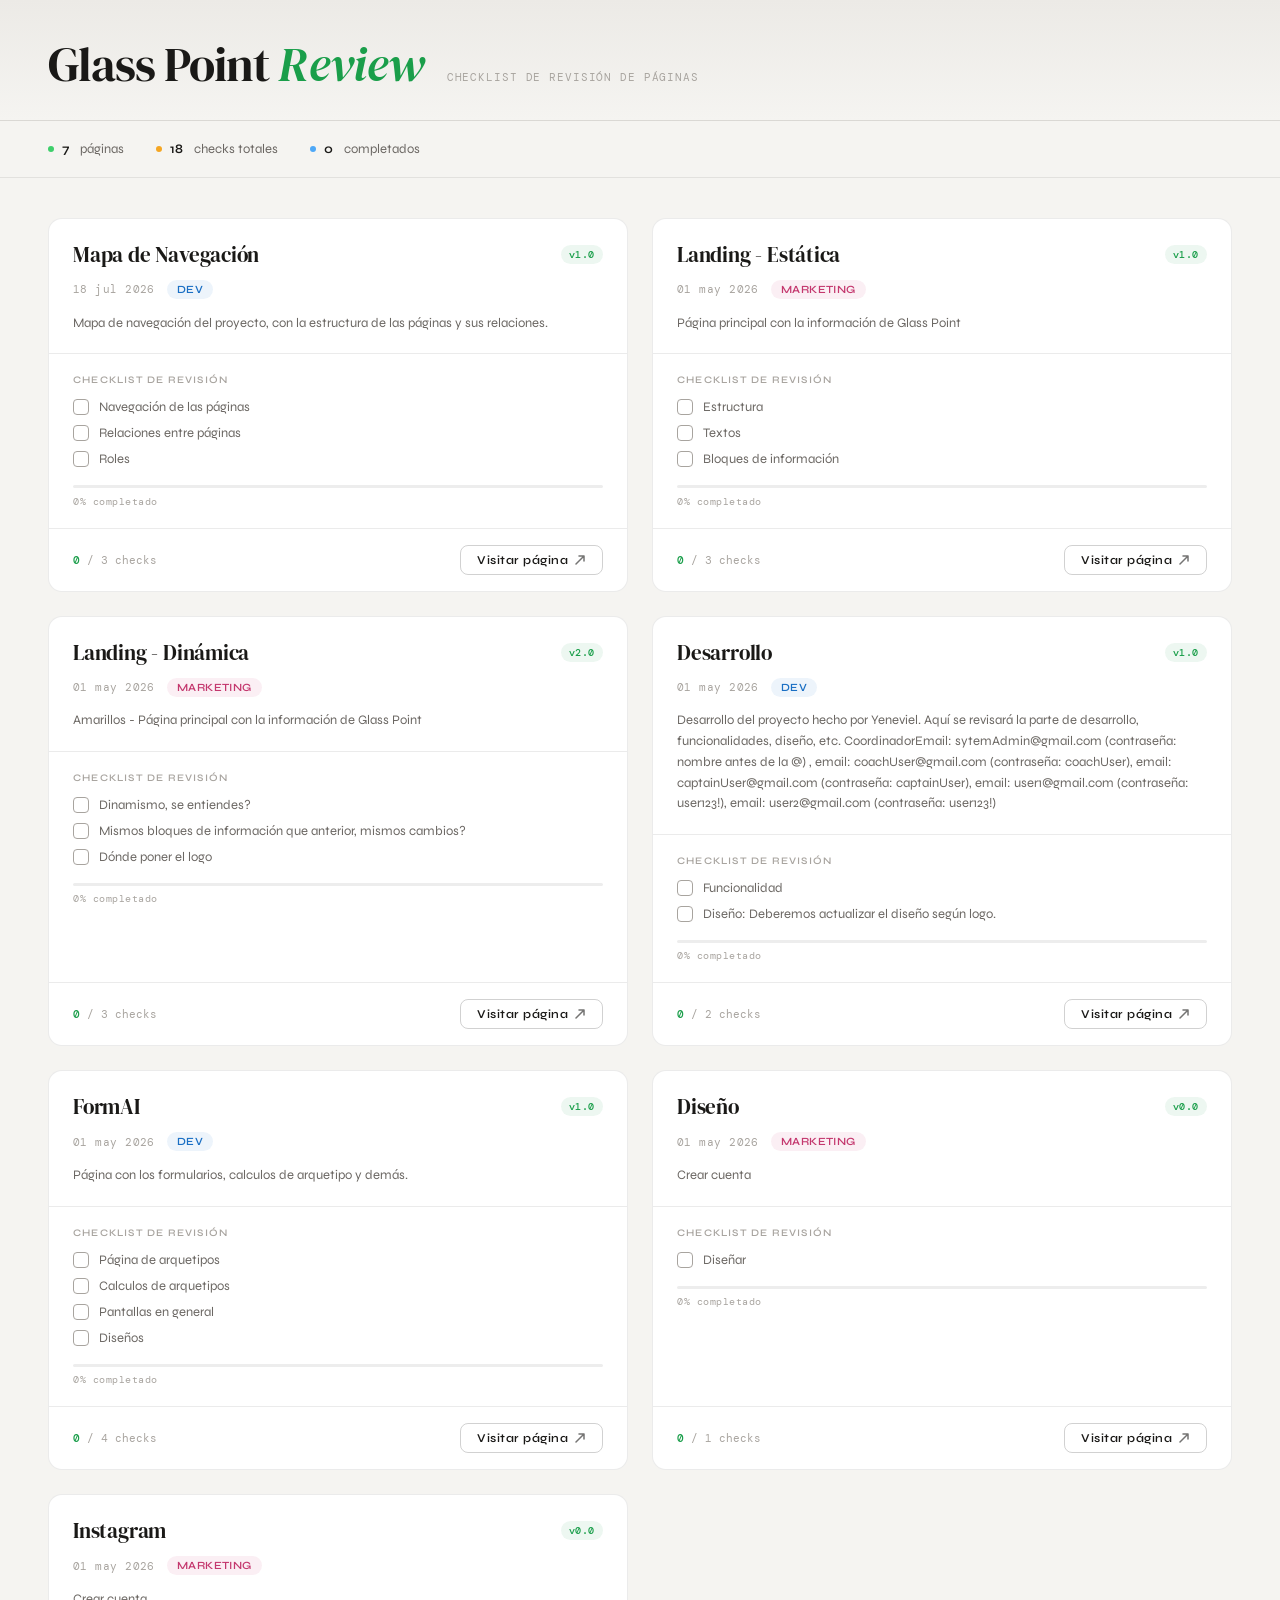
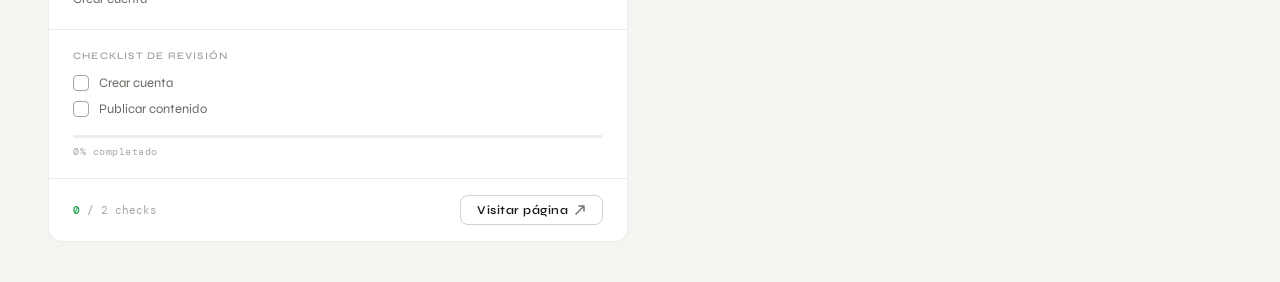
<file: index.html>
<!DOCTYPE html>
<html lang="es">
<head>
<meta charset="UTF-8">
<meta name="viewport" content="width=device-width, initial-scale=1.0">
<title>Review de Páginas Web</title>
<link href="https://fonts.googleapis.com/css2?family=DM+Serif+Display:ital@0;1&family=DM+Mono:wght@400;500&family=Syne:wght@400;600;700&display=swap" rel="stylesheet">
<link rel="stylesheet" href="index.css">
<script src="script.js" defer></script>
</head>
<body>

<header>
  <div>
    <h1>Glass Point <em>Review</em></h1>
  </div>
  <div class="header-meta">Checklist de revisión de páginas</div>
</header>

<div class="stats-bar" id="statsBar">
  <div class="stat"><div class="stat-dot" style="background:#3ecf6b"></div><strong id="totalCards">0</strong>&nbsp;páginas</div>
  <div class="stat"><div class="stat-dot" style="background:#f5a623"></div><strong id="totalChecks">0</strong>&nbsp;checks totales</div>
  <div class="stat"><div class="stat-dot" style="background:#4ea8f7"></div><strong id="doneChecks">0</strong>&nbsp;completados</div>
</div>

<main id="cardGrid"></main>


</body>
</html>
</file>
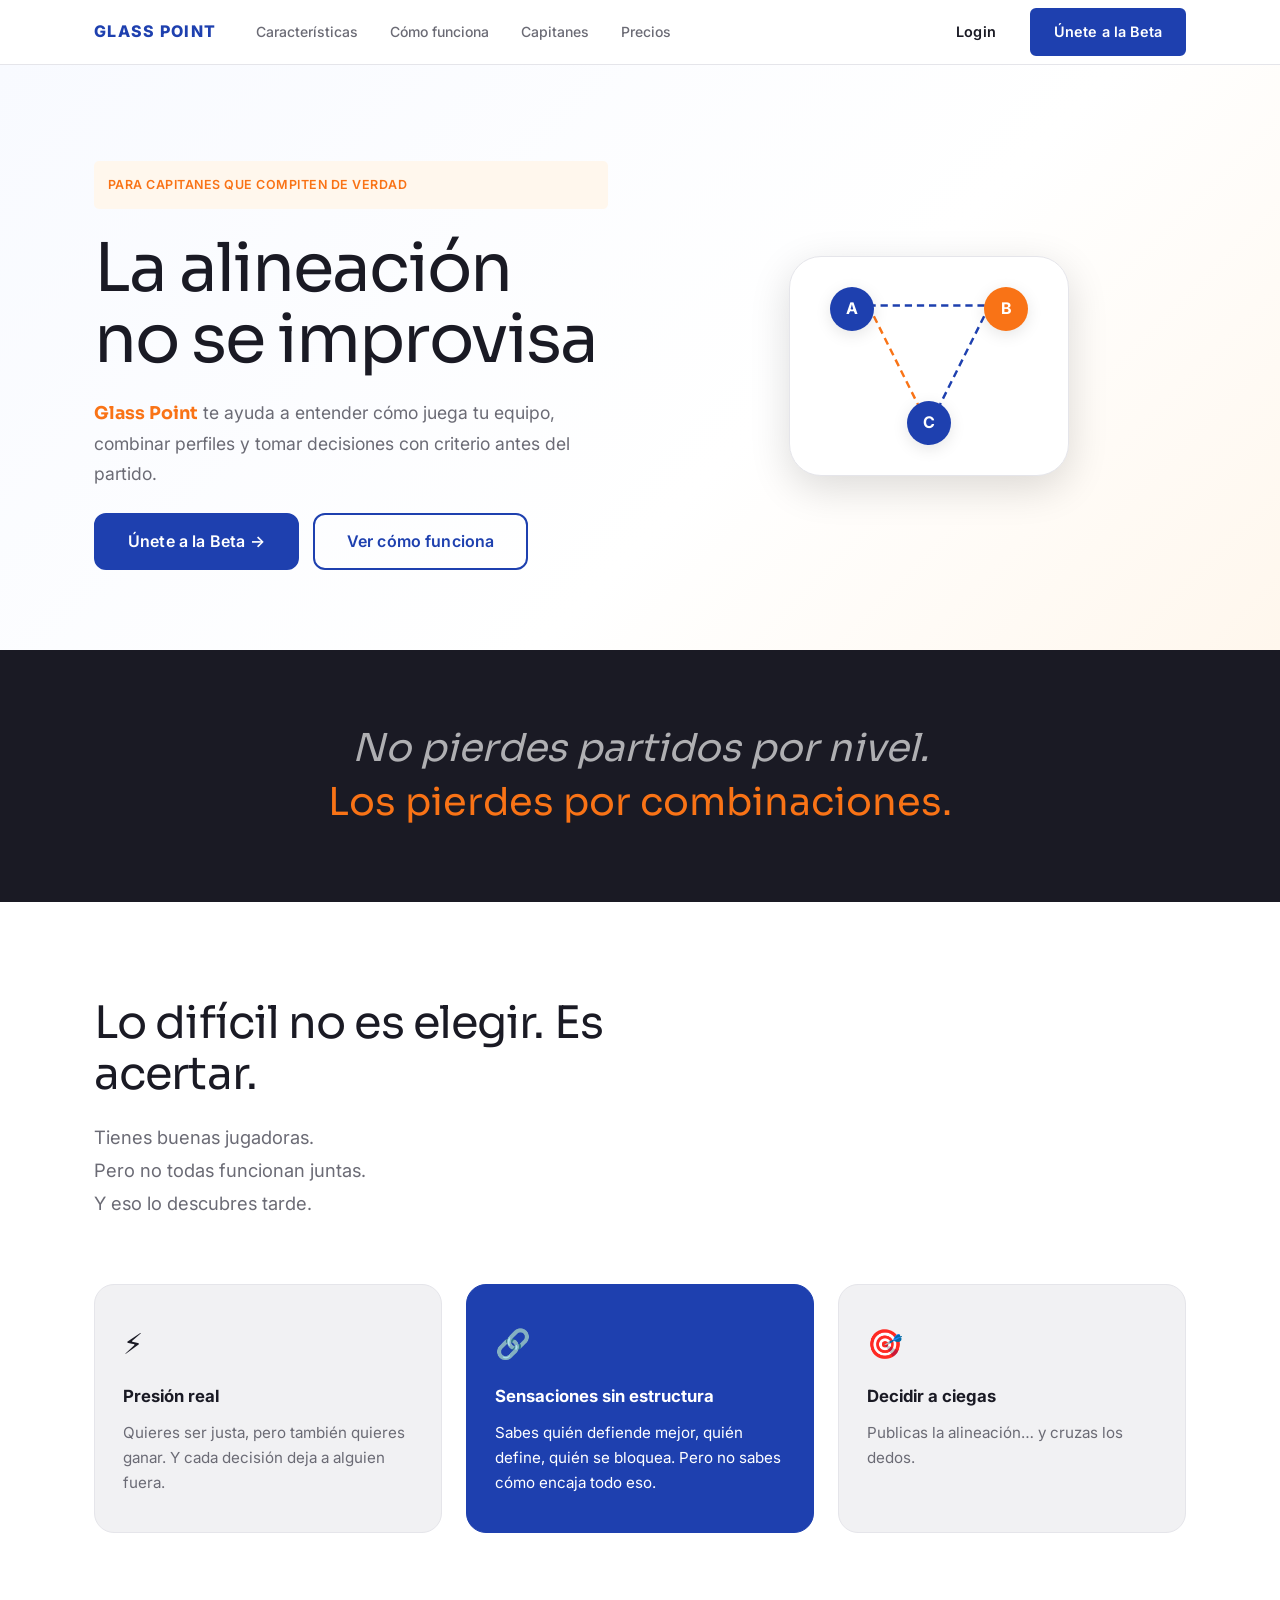
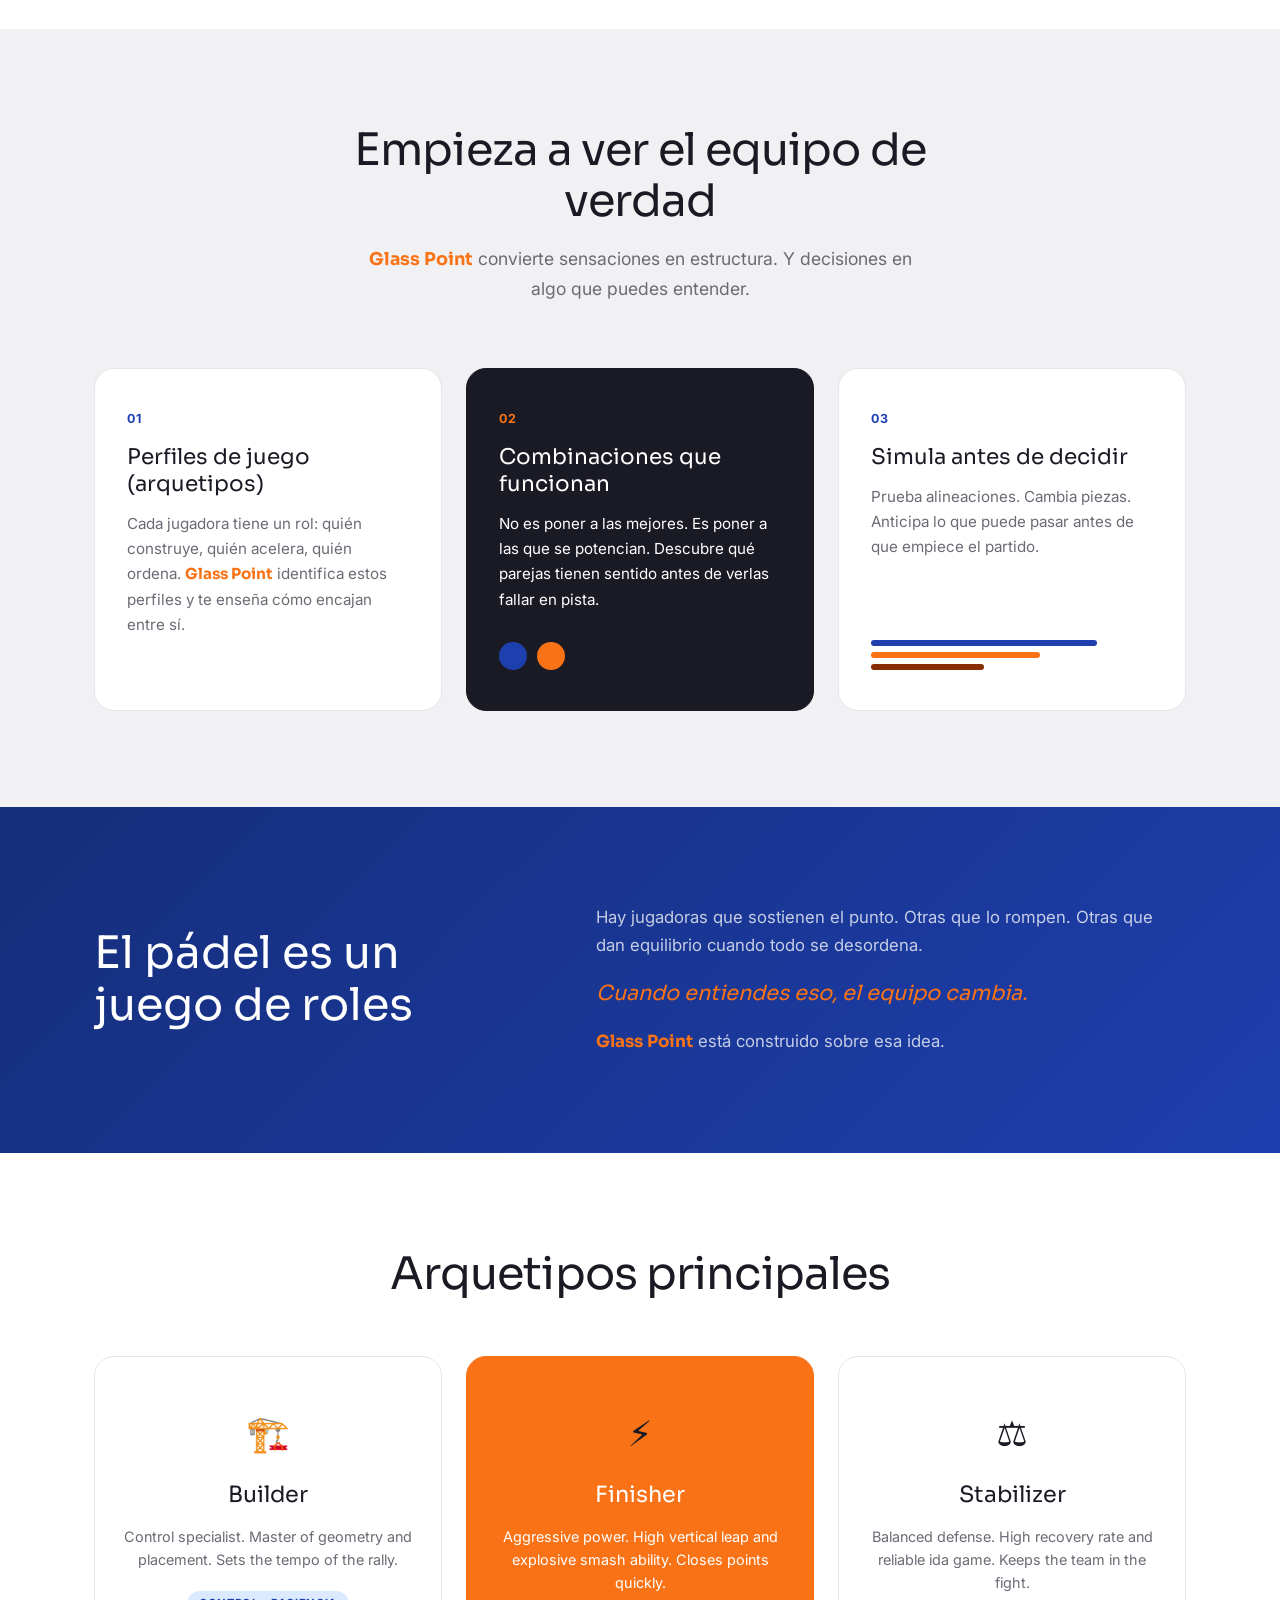
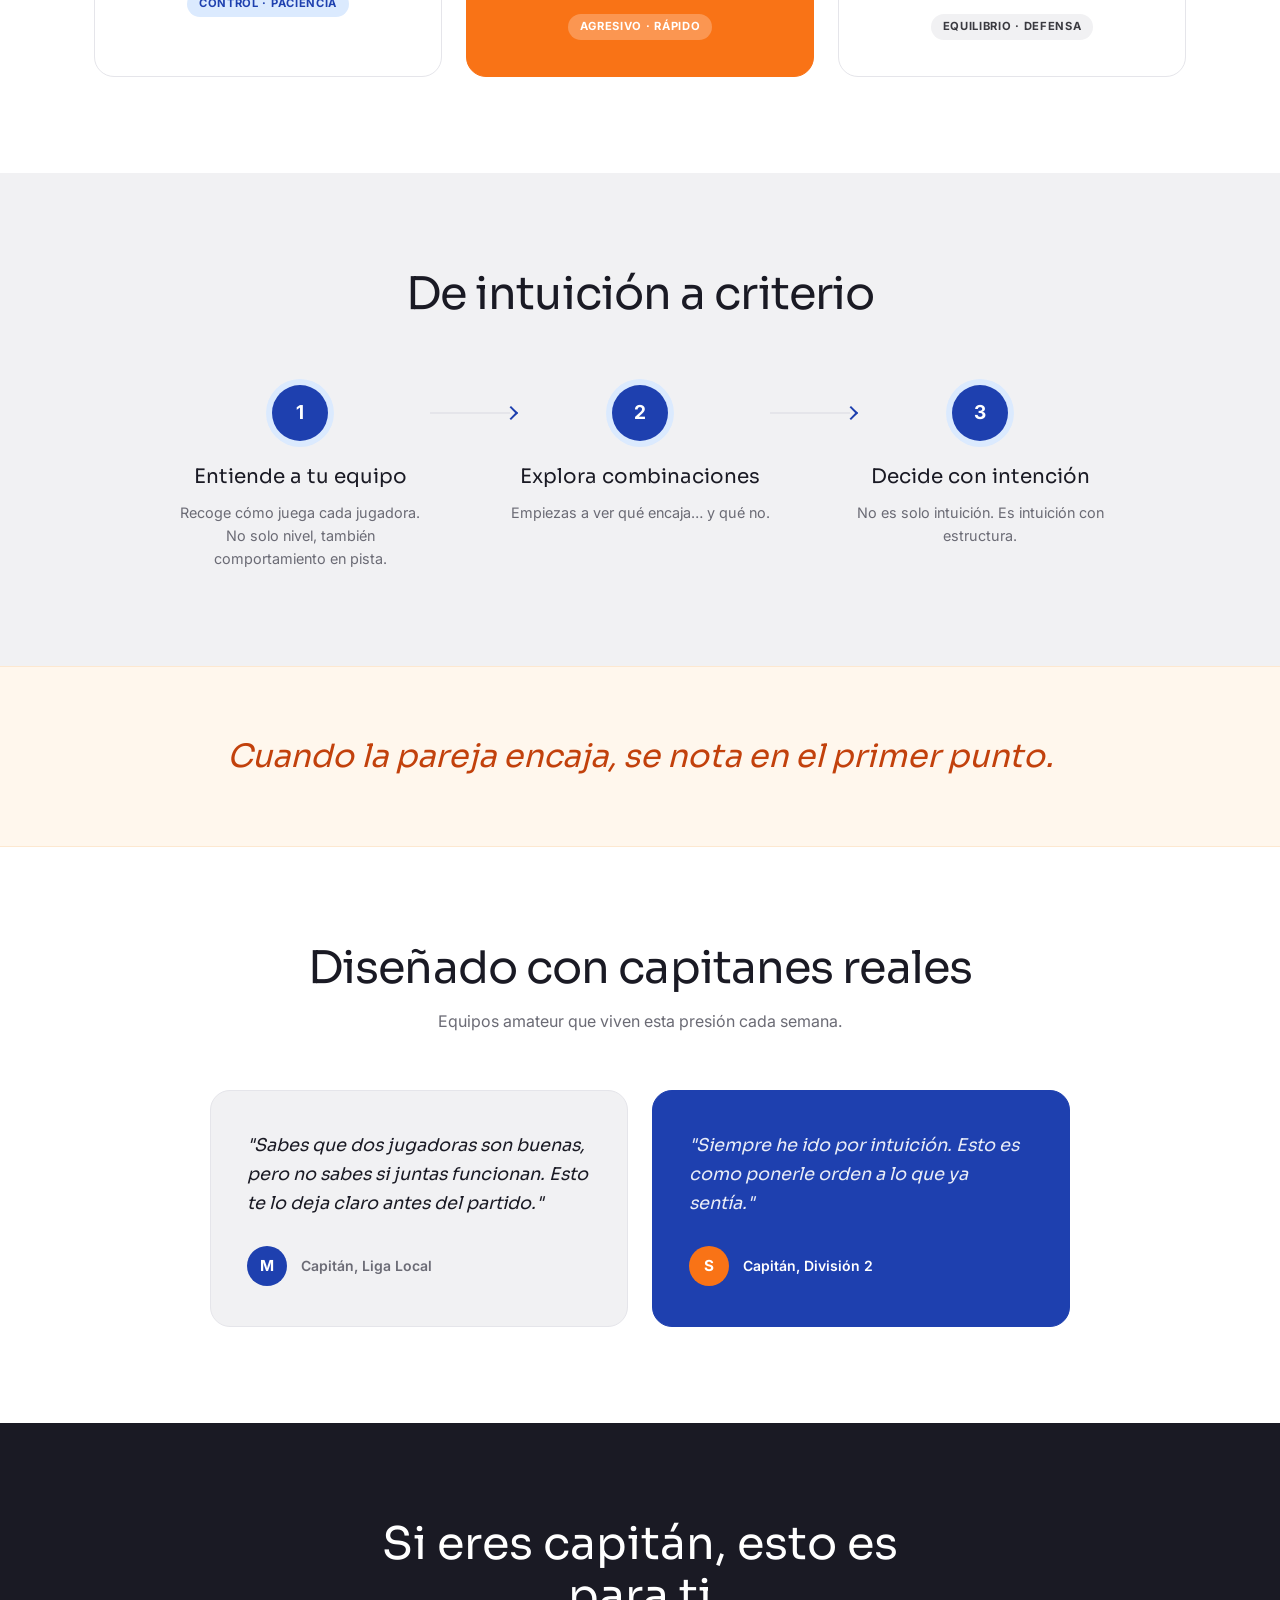
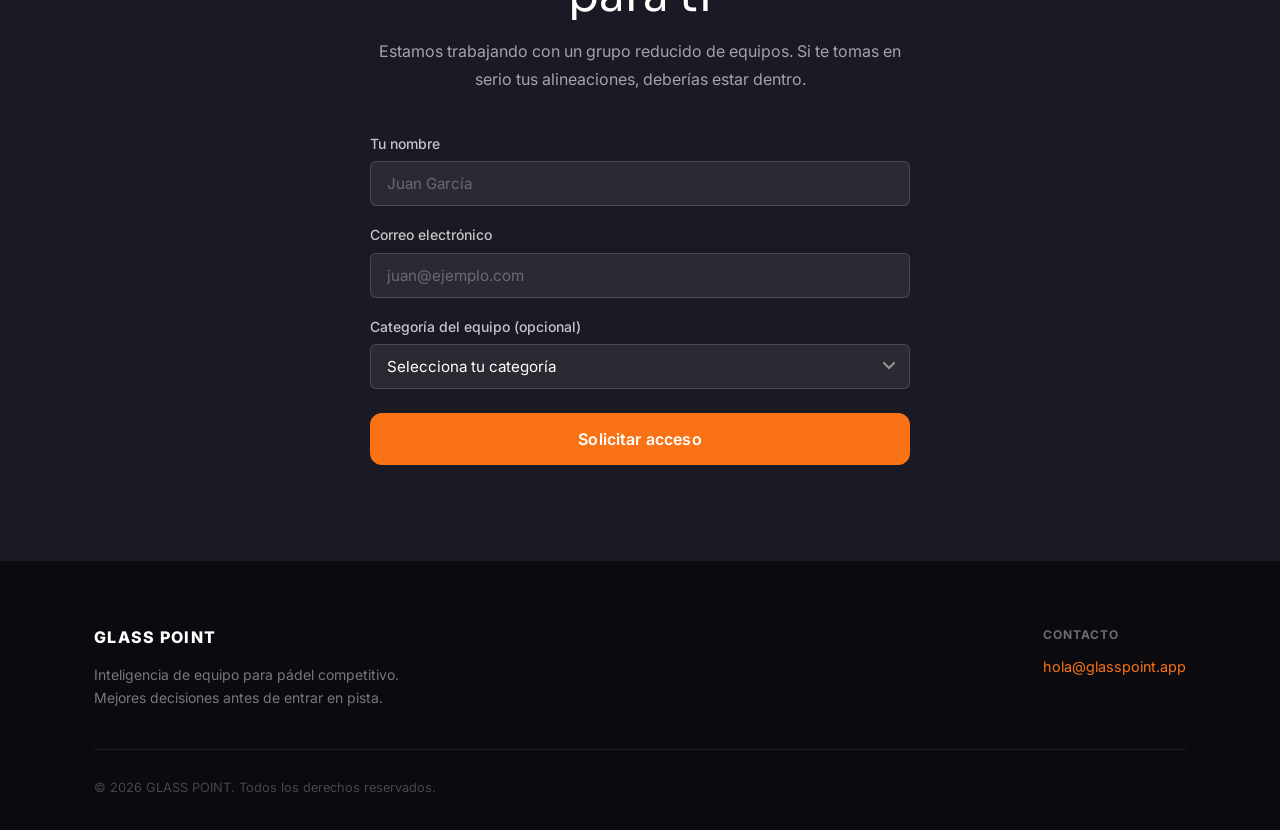
<file: Landing/index.html>
<!DOCTYPE html>
<html lang="es">
<head>
  <meta charset="UTF-8" />
  <meta name="viewport" content="width=device-width, initial-scale=1.0" />
  <title>GLASS POINT — La alineación no se improvisa</title>
  <link rel="preconnect" href="https://fonts.googleapis.com" />
  <link rel="preconnect" href="https://fonts.gstatic.com" crossorigin />
  <link href="https://fonts.googleapis.com/css2?family=Inter:wght@300;400;500;600;700;800&family=DM+Serif+Display:ital@0;1&display=swap" rel="stylesheet" />
  <link href="https://fonts.googleapis.com/css2?family=Sora:wght@300;400;500;600;700&display=swap" rel="stylesheet">
  <link rel="stylesheet" href="styles.css" />
</head>
<body>

  <!-- NAV -->
  <header class="nav">
    <div class="nav__inner container">
      <a href="#" class="nav__logo">GLASS POINT</a>
      <nav class="nav__links">
        <a href="#features" class="nav__link">Características</a>
        <a href="#how" class="nav__link">Cómo funciona</a>
        <a href="#testimonials" class="nav__link">Capitanes</a>
        <a href="#pricing" class="nav__link">Precios</a>
      </nav>
      <div class="nav__actions">
        <a href="#" class="btn btn--ghost">Login</a>
        <a href="#signup" class="btn btn--primary">Únete a la Beta</a>
      </div>
    </div>
  </header>

  <!-- HERO -->
  <section class="hero">
    <div class="hero__inner container">
      <div class="hero__content">
        <span class="label label--accent">Para capitanes que compiten de verdad</span>
        <h1 class="hero__headline">La alineación<br/>no se improvisa</h1>
        <p class="hero__subtitle"><span class="glassPoint">Glass Point</span> </span> te ayuda a entender cómo juega tu equipo, combinar perfiles y tomar decisiones con criterio antes del partido.</p>
        <div class="hero__ctas">
          <a href="#signup" class="btn btn--primary btn--lg">Únete a la Beta →</a>
          <a href="#how" class="btn btn--outlined btn--lg">Ver cómo funciona</a>
        </div>
      </div>
      <div class="hero__visual">
        <div class="court-diagram">
          <div class="court-diagram__node court-diagram__node--a">A</div>
          <div class="court-diagram__node court-diagram__node--b">B</div>
          <div class="court-diagram__node court-diagram__node--c">C</div>
          <svg class="court-diagram__lines" viewBox="0 0 220 180" fill="none" xmlns="http://www.w3.org/2000/svg">
            <line x1="60" y1="40" x2="160" y2="40" stroke="#1E40AF" stroke-width="2" stroke-dasharray="6 4"/>
            <line x1="60" y1="40" x2="110" y2="140" stroke="#F97316" stroke-width="2" stroke-dasharray="6 4"/>
            <line x1="160" y1="40" x2="110" y2="140" stroke="#1E40AF" stroke-width="2" stroke-dasharray="6 4"/>
          </svg>
        </div>
      </div>
    </div>
  </section>

  <!-- BLOQUE IMPACTO -->
  <section class="impact">
    <div class="container">
      <p class="impact__text">No pierdes partidos por nivel.<br/><span class="impact__highlight">Los pierdes por combinaciones.</span></p>
    </div>
  </section>

  <!-- PROBLEMA -->
  <section class="problem" id="problem">
    <div class="container">
      <div class="problem__header">
        <h2 class="section-title">Lo difícil no es elegir. Es acertar.</h2>
        <p class="problem__intro">Tienes buenas jugadoras.<br/>Pero no todas funcionan juntas.<br/>Y eso lo descubres tarde.</p>
      </div>
      <div class="pain-grid">
        <div class="pain-card">
          <div class="pain-card__icon">⚡</div>
          <h3 class="pain-card__title">Presión real</h3>
          <p class="pain-card__text">Quieres ser justa, pero también quieres ganar. Y cada decisión deja a alguien fuera.</p>
        </div>
        <div class="pain-card pain-card--highlighted">
          <div class="pain-card__icon">🔗</div>
          <h3 class="pain-card__title">Sensaciones sin estructura</h3>
          <p class="pain-card__text">Sabes quién defiende mejor, quién define, quién se bloquea. Pero no sabes cómo encaja todo eso.</p>
        </div>
        <div class="pain-card">
          <div class="pain-card__icon">🎯</div>
          <h3 class="pain-card__title">Decidir a ciegas</h3>
          <p class="pain-card__text">Publicas la alineación… y cruzas los dedos.</p>
        </div>
      </div>
    </div>
  </section>

  <!-- SOLUCIÓN -->
  <section class="solution" id="features">
    <div class="container">
      <div class="solution__header">
        <h2 class="section-title">Empieza a ver el equipo de verdad</h2>
        <p class="solution__intro"><span class="glassPoint">Glass Point</span> </span> convierte sensaciones en estructura. Y decisiones en algo que puedes entender.</p>
      </div>
      <div class="features-grid">
        <div class="feature-card">
          <span class="feature-card__num">01</span>
          <h3 class="feature-card__title">Perfiles de juego (arquetipos)</h3>
          <p class="feature-card__text">Cada jugadora tiene un rol: quién construye, quién acelera, quién ordena. <span class="glassPoint">Glass Point</span> </span> identifica estos perfiles y te enseña cómo encajan entre sí.</p>
        </div>
        <div class="feature-card feature-card--dark">
          <span class="feature-card__num">02</span>
          <h3 class="feature-card__title">Combinaciones que funcionan</h3>
          <p class="feature-card__text">No es poner a las mejores. Es poner a las que se potencian. Descubre qué parejas tienen sentido antes de verlas fallar en pista.</p>
          <div class="feature-card__toggle">
            <span class="toggle-dot toggle-dot--blue"></span>
            <span class="toggle-dot toggle-dot--orange"></span>
          </div>
        </div>
        <div class="feature-card">
          <span class="feature-card__num">03</span>
          <h3 class="feature-card__title">Simula antes de decidir</h3>
          <p class="feature-card__text">Prueba alineaciones. Cambia piezas. Anticipa lo que puede pasar antes de que empiece el partido.</p>
          <div class="feature-card__bars">
            <div class="bar bar--primary"></div>
            <div class="bar bar--secondary"></div>
            <div class="bar bar--tertiary"></div>
          </div>
        </div>
      </div>
    </div>
  </section>

  <!-- DIFERENCIAL -->
  <section class="differential">
    <div class="container">
      <div class="differential__inner">
        <h2 class="differential__title">El pádel es un juego de roles</h2>
        <div class="differential__body">
          <p>Hay jugadoras que sostienen el punto. Otras que lo rompen. Otras que dan equilibrio cuando todo se desordena.</p>
          <p class="differential__emphasis">Cuando entiendes eso, el equipo cambia.</p>
          <p><span class="glassPoint">Glass Point</span> </span> está construido sobre esa idea.</p>
        </div>
      </div>
    </div>
  </section>

  <!-- ARQUETIPOS -->
  <section class="archetypes">
    <div class="container">
      <h2 class="section-title section-title--center">Arquetipos principales</h2>
      <div class="archetypes-grid">
        <div class="archetype-card">
          <div class="archetype-card__icon">🏗️</div>
          <h3 class="archetype-card__name">Builder</h3>
          <p class="archetype-card__desc">Control specialist. Master of geometry and placement. Sets the tempo of the rally.</p>
          <span class="archetype-card__tag tag--control">CONTROL · PACIENCIA</span>
        </div>
        <div class="archetype-card archetype-card--featured">
          <div class="archetype-card__icon">⚡</div>
          <h3 class="archetype-card__name">Finisher</h3>
          <p class="archetype-card__desc">Aggressive power. High vertical leap and explosive smash ability. Closes points quickly.</p>
          <span class="archetype-card__tag tag--aggressive">AGRESIVO · RÁPIDO</span>
        </div>
        <div class="archetype-card">
          <div class="archetype-card__icon">⚖️</div>
          <h3 class="archetype-card__name">Stabilizer</h3>
          <p class="archetype-card__desc">Balanced defense. High recovery rate and reliable ida game. Keeps the team in the fight.</p>
          <span class="archetype-card__tag tag--balance">EQUILIBRIO · DEFENSA</span>
        </div>
      </div>
    </div>
  </section>

  <!-- CÓMO FUNCIONA -->
  <section class="how-it-works" id="how">
    <div class="container">
      <h2 class="section-title section-title--center">De intuición a criterio</h2>
      <div class="steps">
        <div class="step">
          <div class="step__number">1</div>
          <div class="step__content">
            <h3 class="step__title">Entiende a tu equipo</h3>
            <p class="step__text">Recoge cómo juega cada jugadora. No solo nivel, también comportamiento en pista.</p>
          </div>
        </div>
        <div class="step__connector"></div>
        <div class="step">
          <div class="step__number">2</div>
          <div class="step__content">
            <h3 class="step__title">Explora combinaciones</h3>
            <p class="step__text">Empiezas a ver qué encaja… y qué no.</p>
          </div>
        </div>
        <div class="step__connector"></div>
        <div class="step">
          <div class="step__number">3</div>
          <div class="step__content">
            <h3 class="step__title">Decide con intención</h3>
            <p class="step__text">No es solo intuición. Es intuición con estructura.</p>
          </div>
        </div>
      </div>
    </div>
  </section>

  <!-- CAPTION -->
  <section class="action-caption">
    <div class="container">
      <p class="action-caption__text">Cuando la pareja encaja, se nota en el primer punto.</p>
    </div>
  </section>

  <!-- TESTIMONIALS -->
  <section class="testimonials" id="testimonials">
    <div class="container">
      <div class="testimonials__header">
        <h2 class="section-title section-title--center">Diseñado con capitanes reales</h2>
        <p class="testimonials__sub">Equipos amateur que viven esta presión cada semana.</p>
      </div>
      <div class="testimonials-grid">
        <div class="testimonial-card">
          <p class="testimonial-card__quote">"Sabes que dos jugadoras son buenas, pero no sabes si juntas funcionan. Esto te lo deja claro antes del partido."</p>
          <div class="testimonial-card__author">
            <div class="testimonial-card__avatar">M</div>
            <span class="testimonial-card__name">Capitán, Liga Local</span>
          </div>
        </div>
        <div class="testimonial-card testimonial-card--alt">
          <p class="testimonial-card__quote">"Siempre he ido por intuición. Esto es como ponerle orden a lo que ya sentía."</p>
          <div class="testimonial-card__author">
            <div class="testimonial-card__avatar testimonial-card__avatar--orange">S</div>
            <span class="testimonial-card__name">Capitán, División 2</span>
          </div>
        </div>
      </div>
    </div>
  </section>

  <!-- EMAIL CAPTURE -->
  <section class="signup" id="signup">
    <div class="container">
      <div class="signup__inner">
        <h2 class="signup__title">Si eres capitán, esto es para ti</h2>
        <p class="signup__subtitle">Estamos trabajando con un grupo reducido de equipos. Si te tomas en serio tus alineaciones, deberías estar dentro.</p>
        <form class="signup__form" novalidate>
          <div class="form-group">
            <label class="form-label" for="name">Tu nombre</label>
            <input class="form-input" type="text" id="name" placeholder="Juan García" />
          </div>
          <div class="form-group">
            <label class="form-label" for="email">Correo electrónico</label>
            <input class="form-input" type="email" id="email" placeholder="juan@ejemplo.com" />
          </div>
          <div class="form-group">
            <label class="form-label" for="category">Categoría del equipo (opcional)</label>
            <select class="form-input form-select" id="category">
              <option value="">Selecciona tu categoría</option>
              <option value="div1">División 1</option>
              <option value="div2">División 2</option>
              <option value="div3">División 3</option>
              <option value="div4">División 4</option>
              <option value="social">Otra / Social</option>
            </select>
          </div>
          <button type="submit" class="btn btn--primary btn--full btn--lg">Solicitar acceso</button>
        </form>
        <p class="signup__success" id="successMsg">¡Gracias por tu interés! Pronto te contactaremos con los detalles de acceso a la beta.</p>
      </div>
    </div>
  </section>

  <!-- FOOTER -->
  <footer class="footer">
    <div class="container">
      <div class="footer__inner">
        <div class="footer__brand">
          <span class="footer__logo">GLASS POINT</span>
          <p class="footer__desc">Inteligencia de equipo para pádel competitivo. Mejores decisiones antes de entrar en pista.</p>
        </div>
        <div class="footer__contact">
          <span class="footer__contact-title">Contacto</span>
          <a href="mailto:hola@glasspoint.app" class="footer__email">hola@glasspoint.app</a>
        </div>
      </div>
      <div class="footer__bottom">
        <p class="footer__copy">© 2026 GLASS POINT. Todos los derechos reservados.</p>
      </div>
    </div>
  </footer>

  <script src="main.js"></script>
</body>
</html>
</file>
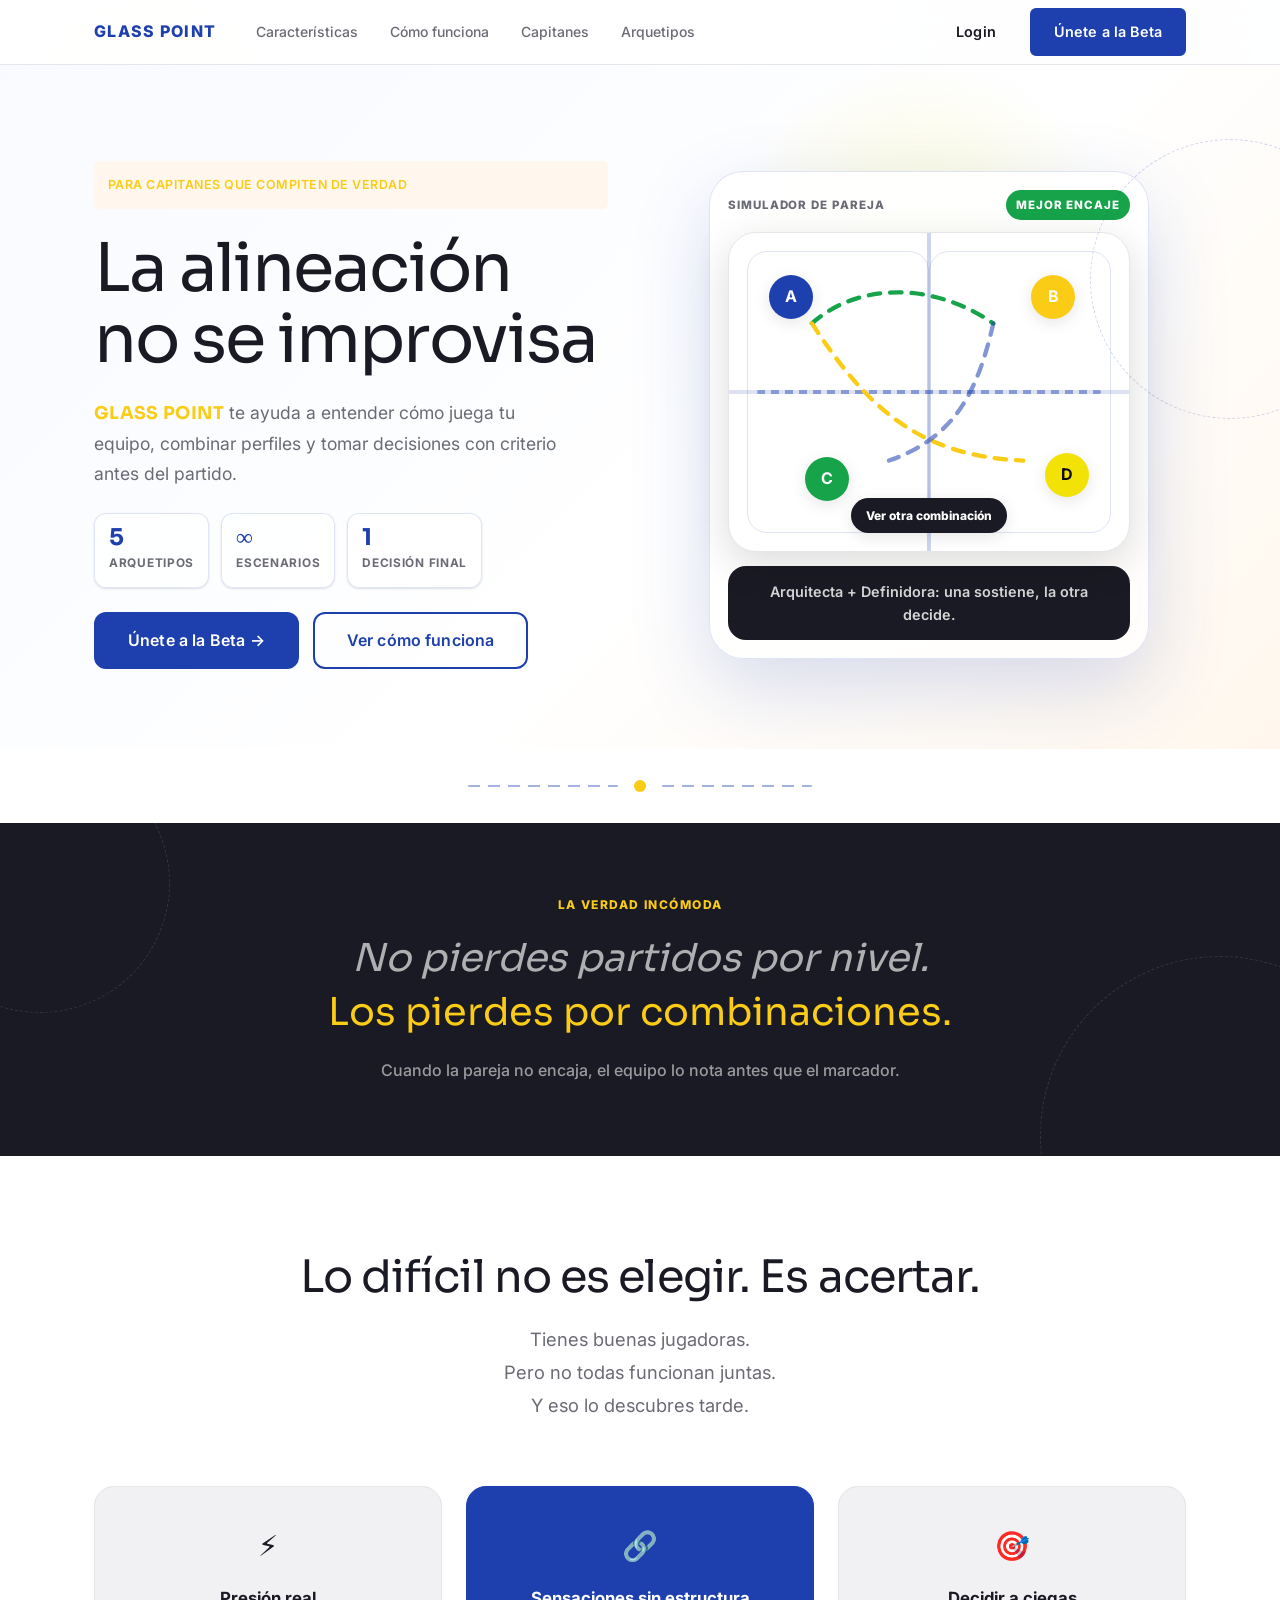
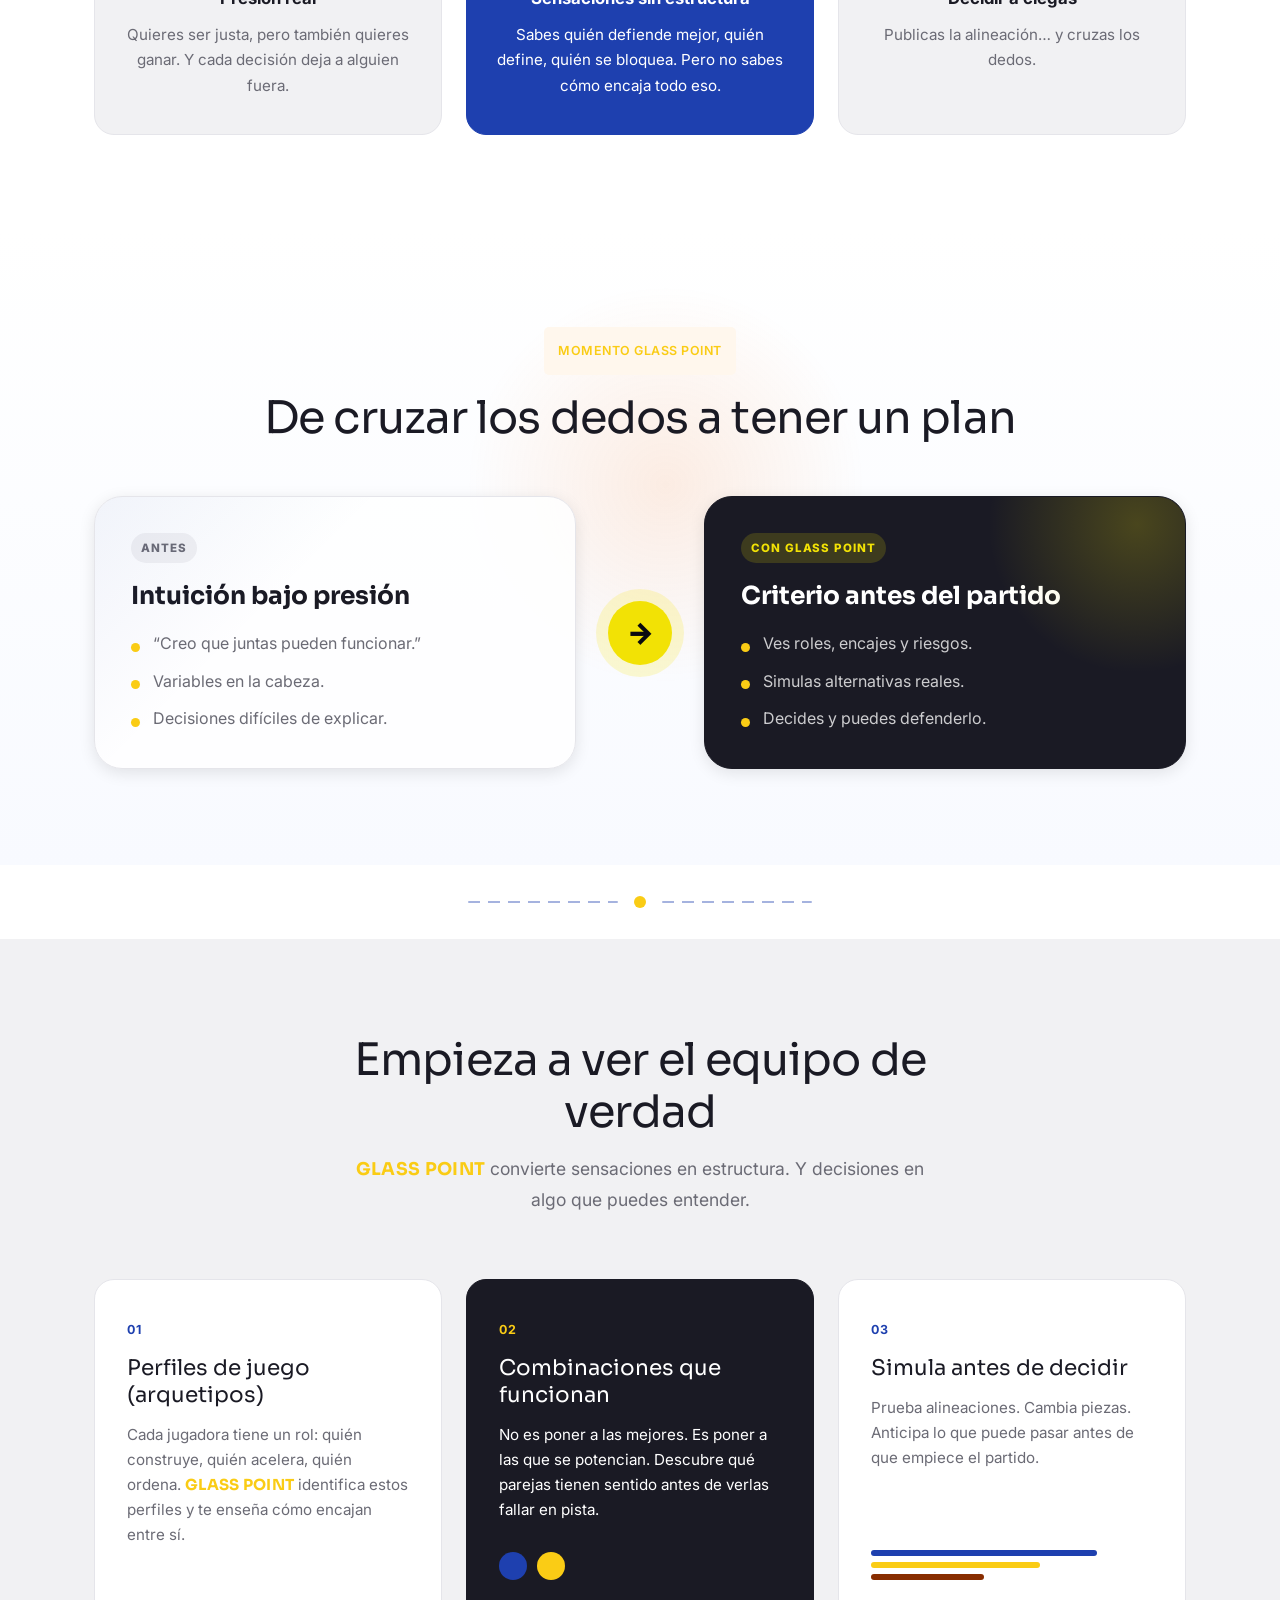
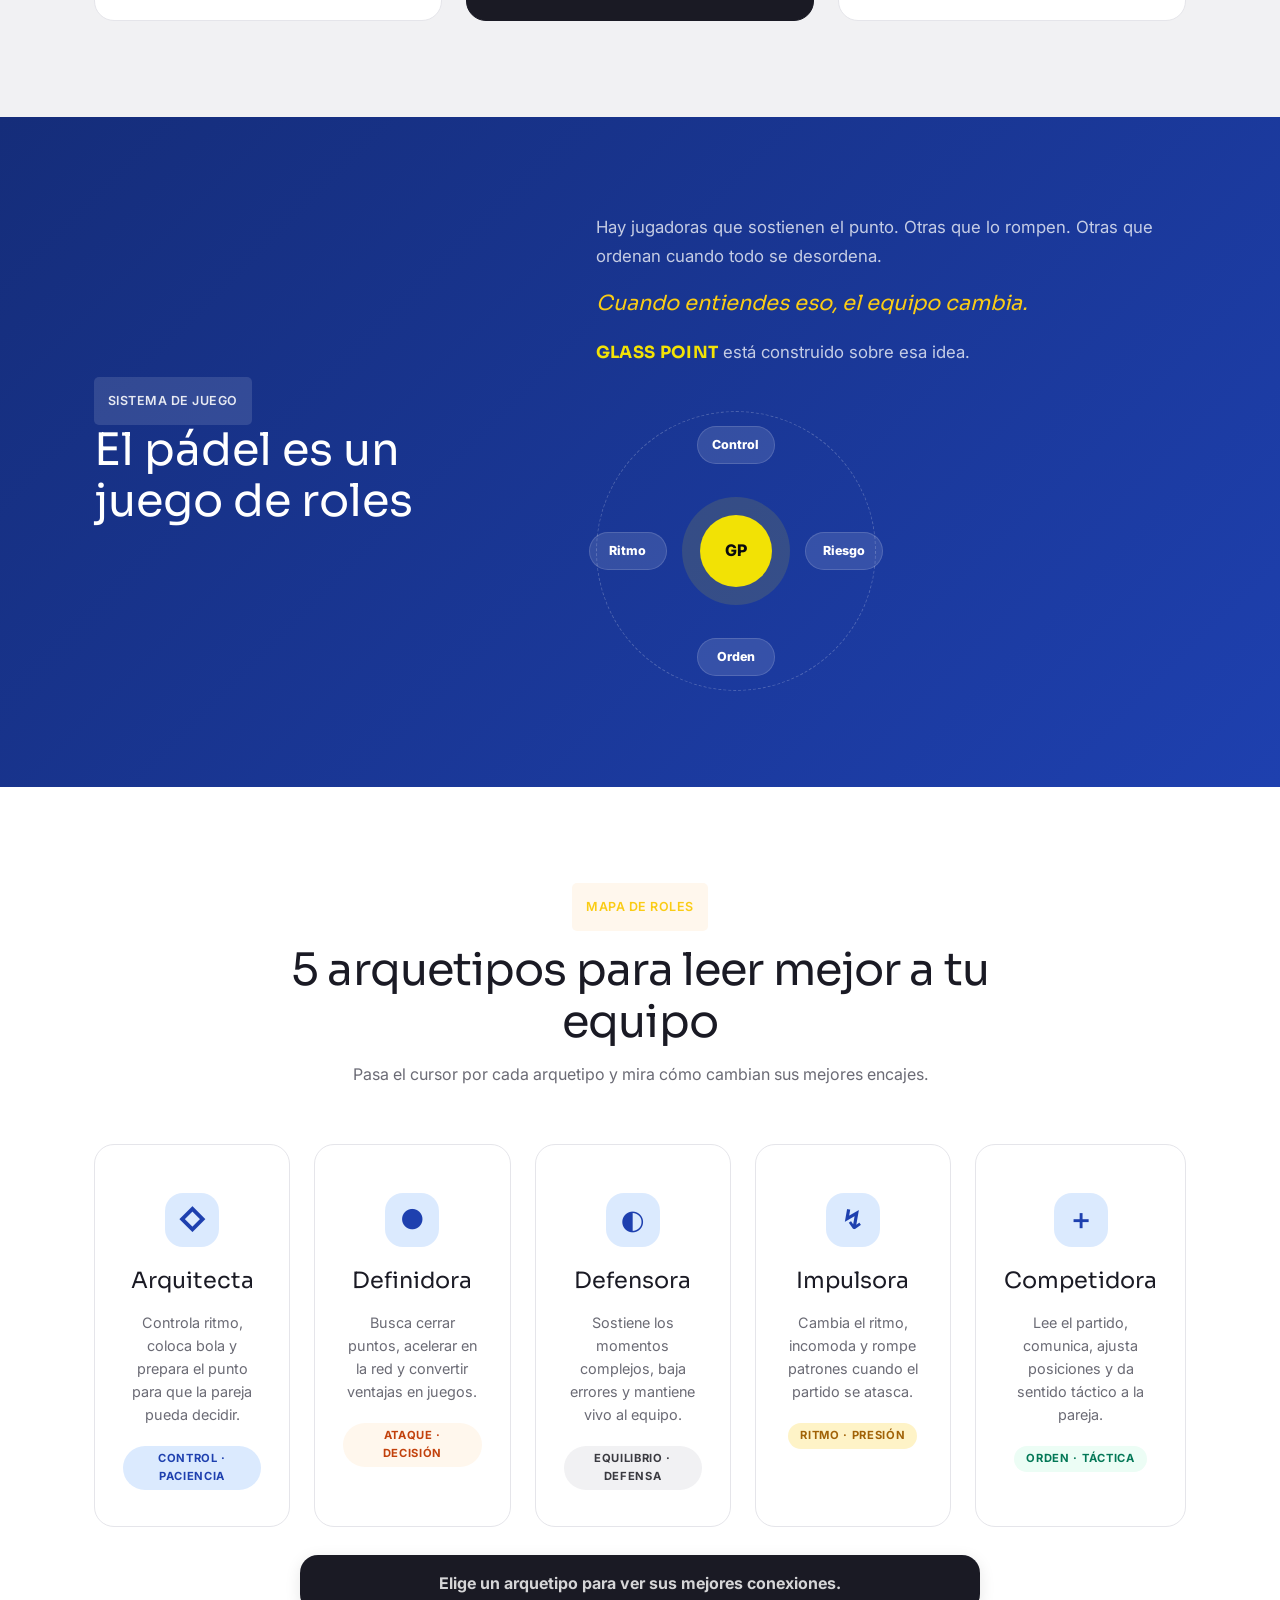
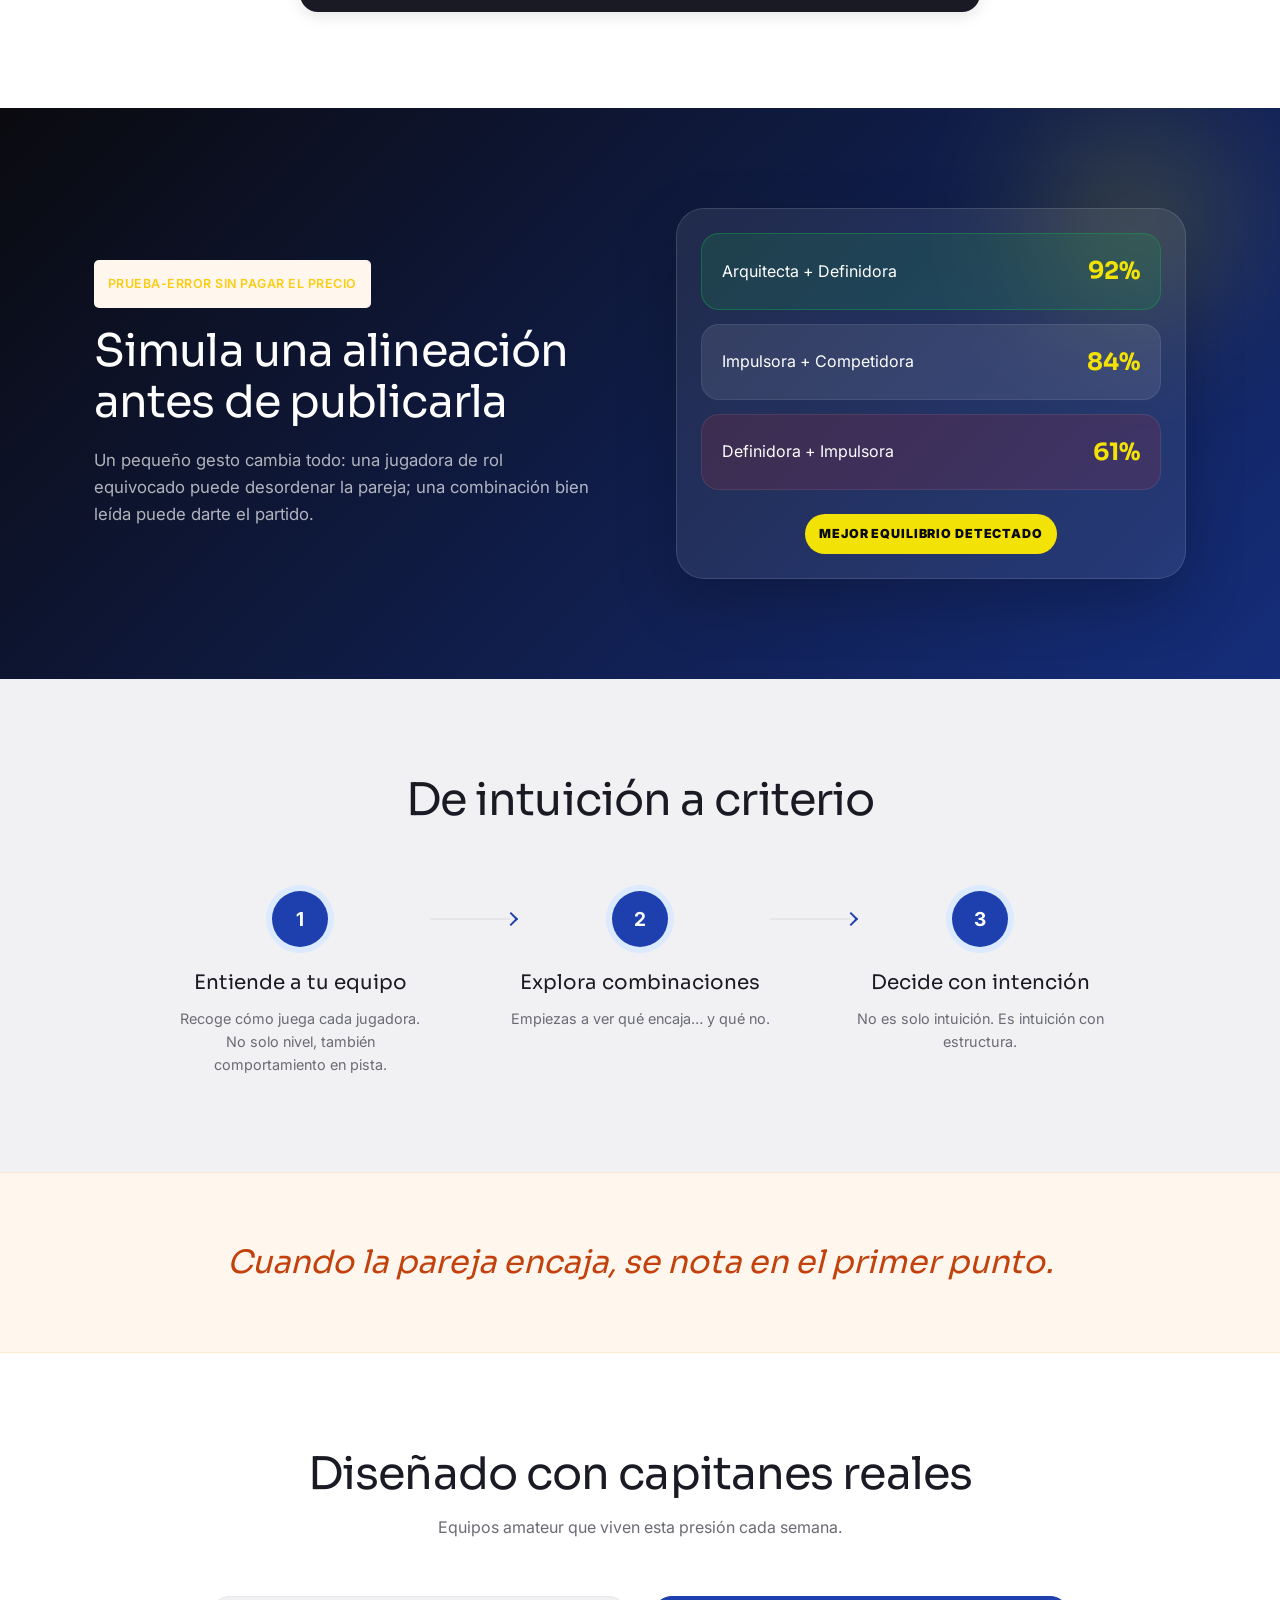
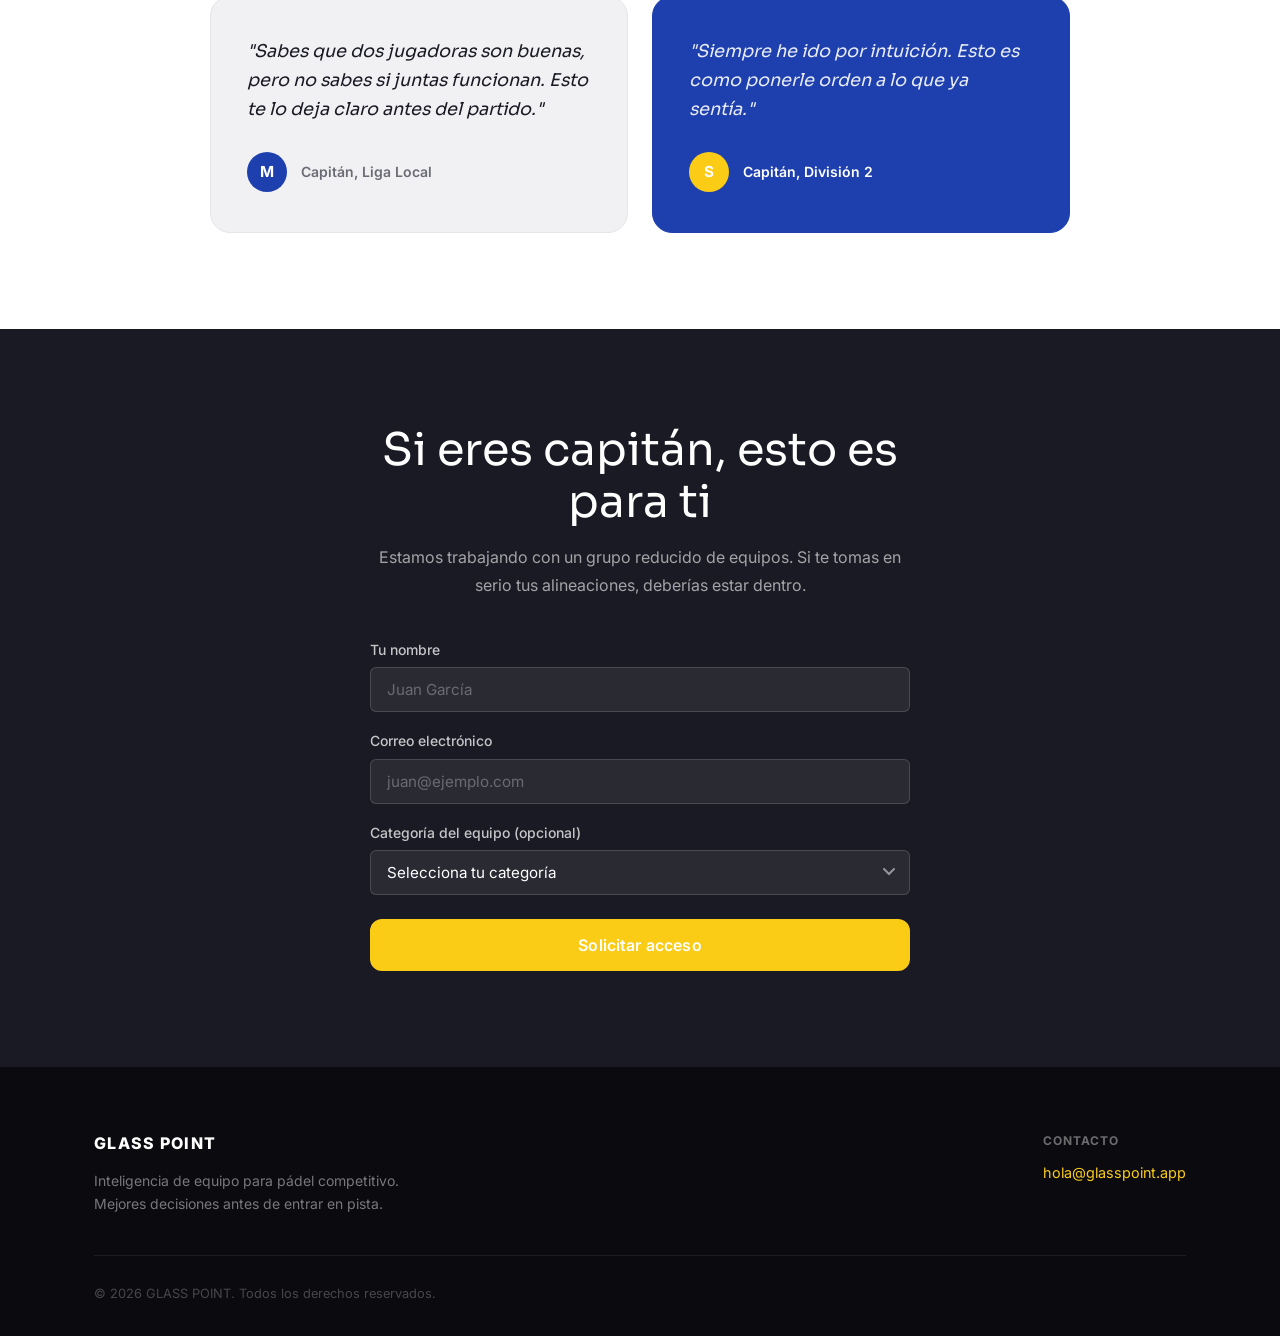
<file: LandingAmarillo_v2/index.html>
<!DOCTYPE html>
<html lang="es">
<head>
  <meta charset="UTF-8" />
  <meta name="viewport" content="width=device-width, initial-scale=1.0" />
  <title>GLASS POINT — La alineación no se improvisa</title>
  <link rel="preconnect" href="https://fonts.googleapis.com" />
  <link rel="preconnect" href="https://fonts.gstatic.com" crossorigin />
  <link href="https://fonts.googleapis.com/css2?family=Inter:wght@300;400;500;600;700;800&family=Sora:wght@300;400;500;600;700;800&display=swap" rel="stylesheet" />
  <link rel="stylesheet" href="styles.css" />
</head>
<body>

  <!-- NAV -->
  <header class="nav">
    <div class="nav__inner container">
      <a href="#" class="nav__logo">GLASS POINT</a>
      <nav class="nav__links">
        <a href="#features" class="nav__link">Características</a>
        <a href="#how" class="nav__link">Cómo funciona</a>
        <a href="#testimonials" class="nav__link">Capitanes</a>
        <a href="#archetypes" class="nav__link">Arquetipos</a>
      </nav>
      <div class="nav__actions">
        <a href="#" class="btn btn--ghost">Login</a>
        <a href="#signup" class="btn btn--primary">Únete a la Beta</a>
      </div>
    </div>
  </header>

  <!-- HERO -->
  <section class="hero">
    <div class="hero__inner container">
      <div class="hero__content">
        <span class="label label--accent">Para capitanes que compiten de verdad</span>
        <h1 class="hero__headline">La alineación<br/>no se improvisa</h1>
        <p class="hero__subtitle"><span class="glassPoint">GLASS POINT</span> te ayuda a entender cómo juega tu equipo, combinar perfiles y tomar decisiones con criterio antes del partido.</p>
        <div class="hero__stats" aria-label="Beneficios principales">
          <div><strong>5</strong><span>arquetipos</span></div>
          <div><strong>∞</strong><span>escenarios</span></div>
          <div><strong>1</strong><span>decisión final</span></div>
        </div>
        <div class="hero__ctas">
          <a href="#signup" class="btn btn--primary btn--lg">Únete a la Beta →</a>
          <a href="#how" class="btn btn--outlined btn--lg">Ver cómo funciona</a>
        </div>
      </div>
      <div class="hero__visual">
        <div class="strategy-board" data-combination="0" aria-label="Simulador visual de combinaciones">
          <div class="strategy-board__top">
            <span class="strategy-board__eyebrow">Simulador de pareja</span>
            <span class="strategy-board__status" id="comboStatus">Mejor encaje</span>
          </div>
          <div class="court-diagram" id="courtDiagram">
            <div class="court-diagram__zone court-diagram__zone--left"></div>
            <div class="court-diagram__zone court-diagram__zone--right"></div>
            <div class="court-diagram__net"></div>
            <div class="court-diagram__node court-diagram__node--a" data-role="Arquitecta">A</div>
            <div class="court-diagram__node court-diagram__node--b" data-role="Definidora">B</div>
            <div class="court-diagram__node court-diagram__node--c" data-role="Defensora">C</div>
            <div class="court-diagram__node court-diagram__node--d" data-role="Impulsora">D</div>
            <svg class="court-diagram__lines" viewBox="0 0 280 220" fill="none" xmlns="http://www.w3.org/2000/svg">
              <path class="combo-line combo-line--good" d="M58 62 C92 32 145 34 185 62"/>
              <path class="combo-line combo-line--risk" d="M58 62 C96 120 132 155 206 158"/>
              <path class="combo-line combo-line--neutral" d="M185 62 C174 110 158 142 112 158"/>
            </svg>
            <button class="strategy-board__button" type="button" id="switchCombo">Ver otra combinación</button>
          </div>
          <div class="strategy-board__insight" id="comboInsight">Arquitecta + Definidora: una sostiene, la otra decide.</div>
        </div>
      </div>    </div>
  </section>

  <div class="tactical-divider" aria-hidden="true"><span></span><span></span><span></span></div>

  <!-- BLOQUE IMPACTO -->
  <section class="impact">
    <div class="container">
      <div class="impact__kicker">La verdad incómoda</div>
      <p class="impact__text">No pierdes partidos por nivel.<br/><span class="impact__highlight">Los pierdes por combinaciones.</span></p>
      <div class="impact__mini">Cuando la pareja no encaja, el equipo lo nota antes que el marcador.</div>
    </div>
  </section>

  <!-- PROBLEMA -->
  <section class="problem" id="problem">
    <div class="container">
      <div class="problem__header">
        <h2 class="section-title">Lo difícil no es elegir. Es acertar.</h2>
        <p class="problem__intro">Tienes buenas jugadoras.<br/>Pero no todas funcionan juntas.<br/>Y eso lo descubres tarde.</p>
      </div>
      <div class="pain-grid">
        <div class="pain-card">
          <div class="pain-card__icon">⚡</div>
          <h3 class="pain-card__title">Presión real</h3>
          <p class="pain-card__text">Quieres ser justa, pero también quieres ganar. Y cada decisión deja a alguien fuera.</p>
        </div>
        <div class="pain-card pain-card--highlighted">
          <div class="pain-card__icon">🔗</div>
          <h3 class="pain-card__title">Sensaciones sin estructura</h3>
          <p class="pain-card__text">Sabes quién defiende mejor, quién define, quién se bloquea. Pero no sabes cómo encaja todo eso.</p>
        </div>
        <div class="pain-card">
          <div class="pain-card__icon">🎯</div>
          <h3 class="pain-card__title">Decidir a ciegas</h3>
          <p class="pain-card__text">Publicas la alineación… y cruzas los dedos.</p>
        </div>
      </div>
    </div>
  </section>

  <!-- MOMENTO WOW: ANTES / DESPUÉS -->
  <section class="comparison" id="wow">
    <div class="container">
      <div class="comparison__header">
        <span class="label label--accent">Momento GLASS POINT</span>
        <h2 class="section-title section-title--center">De cruzar los dedos a tener un plan</h2>
      </div>
      <div class="comparison__grid">
        <div class="comparison__col comparison__col--before">
          <span class="comparison__tag">Antes</span>
          <h3>Intuición bajo presión</h3>
          <ul>
            <li>“Creo que juntas pueden funcionar.”</li>
            <li>Variables en la cabeza.</li>
            <li>Decisiones difíciles de explicar.</li>
          </ul>
        </div>
        <div class="comparison__switch" aria-hidden="true">→</div>
        <div class="comparison__col comparison__col--after">
          <span class="comparison__tag">Con GLASS POINT</span>
          <h3>Criterio antes del partido</h3>
          <ul>
            <li>Ves roles, encajes y riesgos.</li>
            <li>Simulas alternativas reales.</li>
            <li>Decides y puedes defenderlo.</li>
          </ul>
        </div>
      </div>
    </div>
  </section>

  <div class="tactical-divider tactical-divider--reverse" aria-hidden="true"><span></span><span></span><span></span></div>

  <!-- SOLUCIÓN -->
  <section class="solution" id="features">
    <div class="container">
      <div class="solution__header">
        <h2 class="section-title">Empieza a ver el equipo de verdad</h2>
        <p class="solution__intro"><span class="glassPoint">GLASS POINT</span> convierte sensaciones en estructura. Y decisiones en algo que puedes entender.</p>
      </div>
      <div class="features-grid">
        <div class="feature-card">
          <span class="feature-card__num">01</span>
          <h3 class="feature-card__title">Perfiles de juego (arquetipos)</h3>
          <p class="feature-card__text">Cada jugadora tiene un rol: quién construye, quién acelera, quién ordena. <span class="glassPoint">GLASS POINT</span> identifica estos perfiles y te enseña cómo encajan entre sí.</p>
        </div>
        <div class="feature-card feature-card--dark">
          <span class="feature-card__num">02</span>
          <h3 class="feature-card__title">Combinaciones que funcionan</h3>
          <p class="feature-card__text">No es poner a las mejores. Es poner a las que se potencian. Descubre qué parejas tienen sentido antes de verlas fallar en pista.</p>
          <div class="feature-card__toggle">
            <span class="toggle-dot toggle-dot--blue"></span>
            <span class="toggle-dot toggle-dot--orange"></span>
          </div>
        </div>
        <div class="feature-card">
          <span class="feature-card__num">03</span>
          <h3 class="feature-card__title">Simula antes de decidir</h3>
          <p class="feature-card__text">Prueba alineaciones. Cambia piezas. Anticipa lo que puede pasar antes de que empiece el partido.</p>
          <div class="feature-card__bars">
            <div class="bar bar--primary"></div>
            <div class="bar bar--secondary"></div>
            <div class="bar bar--tertiary"></div>
          </div>
        </div>
      </div>
    </div>
  </section>

  <!-- DIFERENCIAL -->
  <section class="differential">
    <div class="container">
      <div class="differential__inner">
        <div>
          <span class="label label--dark">Sistema de juego</span>
          <h2 class="differential__title">El pádel es un juego de roles</h2>
        </div>
        <div class="differential__body">
          <p>Hay jugadoras que sostienen el punto. Otras que lo rompen. Otras que ordenan cuando todo se desordena.</p>
          <p class="differential__emphasis">Cuando entiendes eso, el equipo cambia.</p>
          <p><span class="glassPoint glassPoint--light">GLASS POINT</span> está construido sobre esa idea.</p>
          <div class="role-orbit" aria-hidden="true">
            <span class="role-orbit__core">GP</span>
            <span class="role-orbit__item role-orbit__item--one">Control</span>
            <span class="role-orbit__item role-orbit__item--two">Riesgo</span>
            <span class="role-orbit__item role-orbit__item--three">Orden</span>
            <span class="role-orbit__item role-orbit__item--four">Ritmo</span>
          </div>
        </div>
      </div>
    </div>
  </section>

  <!-- ARQUETIPOS -->
  <section class="archetypes" id="archetypes">
    <div class="container">
      <div class="archetypes__header">
        <span class="label label--accent">Mapa de roles</span>
        <h2 class="section-title section-title--center">5 arquetipos para leer mejor a tu equipo</h2>
        <p>Pasa el cursor por cada arquetipo y mira cómo cambian sus mejores encajes.</p>
      </div>
      <div class="archetypes-grid" id="archetypeGrid">
        <div class="archetype-card" data-role="arquitecta" data-compatible="definidora,impulsora">
          <div class="archetype-card__icon">◇</div>
          <h3 class="archetype-card__name">Arquitecta</h3>
          <p class="archetype-card__desc">Controla ritmo, coloca bola y prepara el punto para que la pareja pueda decidir.</p>
          <span class="archetype-card__tag tag--control">CONTROL · PACIENCIA</span>
        </div>
        <div class="archetype-card " data-role="definidora" data-compatible="arquitecta,defensora">
          <div class="archetype-card__icon">●</div>
          <h3 class="archetype-card__name">Definidora</h3>
          <p class="archetype-card__desc">Busca cerrar puntos, acelerar en la red y convertir ventajas en juegos.</p>
          <span class="archetype-card__tag tag--aggressive">ATAQUE · DECISIÓN</span>
        </div>
        <div class="archetype-card" data-role="defensora" data-compatible="definidora,impulsora">
          <div class="archetype-card__icon">◐</div>
          <h3 class="archetype-card__name">Defensora</h3>
          <p class="archetype-card__desc">Sostiene los momentos complejos, baja errores y mantiene vivo al equipo.</p>
          <span class="archetype-card__tag tag--balance">EQUILIBRIO · DEFENSA</span>
        </div>
        <div class="archetype-card" data-role="impulsora" data-compatible="arquitecta,competidora">
          <div class="archetype-card__icon">↯</div>
          <h3 class="archetype-card__name">Impulsora</h3>
          <p class="archetype-card__desc">Cambia el ritmo, incomoda y rompe patrones cuando el partido se atasca.</p>
          <span class="archetype-card__tag tag--tempo">RITMO · PRESIÓN</span>
        </div>
        <div class="archetype-card" data-role="competidora" data-compatible="impulsora,defensora">
          <div class="archetype-card__icon">＋</div>
          <h3 class="archetype-card__name">Competidora</h3>
          <p class="archetype-card__desc">Lee el partido, comunica, ajusta posiciones y da sentido táctico a la pareja.</p>
          <span class="archetype-card__tag tag--order">ORDEN · TÁCTICA</span>
        </div>
      </div>
      <div class="archetypes__insight" id="archetypeInsight">Elige un arquetipo para ver sus mejores conexiones.</div>
    </div>
  </section>

  <!-- MOMENTO WOW: LAB DE ALINEACIÓN -->
  <section class="lineup-lab">
    <div class="container lineup-lab__inner">
      <div class="lineup-lab__copy">
        <span class="label label--accent">Prueba-error sin pagar el precio</span>
        <h2 class="section-title">Simula una alineación antes de publicarla</h2>
        <p>Un pequeño gesto cambia todo: una jugadora de rol equivocado puede desordenar la pareja; una combinación bien leída puede darte el partido.</p>
      </div>
      <div class="lineup-lab__panel">
        <div class="lineup-lab__row is-active">
          <span>Arquitecta + Definidora</span><strong>92%</strong>
        </div>
        <div class="lineup-lab__row">
          <span>Impulsora + Competidora</span><strong>84%</strong>
        </div>
        <div class="lineup-lab__row is-risk">
          <span>Definidora + Impulsora</span><strong>61%</strong>
        </div>
        <div class="lineup-lab__pulse">Mejor equilibrio detectado</div>
      </div>
    </div>
  </section>

  <!-- CÓMO FUNCIONA -->
  <section class="how-it-works" id="how">
    <div class="container">
      <h2 class="section-title section-title--center">De intuición a criterio</h2>
      <div class="steps">
        <div class="step">
          <div class="step__number">1</div>
          <div class="step__content">
            <h3 class="step__title">Entiende a tu equipo</h3>
            <p class="step__text">Recoge cómo juega cada jugadora. No solo nivel, también comportamiento en pista.</p>
          </div>
        </div>
        <div class="step__connector"></div>
        <div class="step">
          <div class="step__number">2</div>
          <div class="step__content">
            <h3 class="step__title">Explora combinaciones</h3>
            <p class="step__text">Empiezas a ver qué encaja… y qué no.</p>
          </div>
        </div>
        <div class="step__connector"></div>
        <div class="step">
          <div class="step__number">3</div>
          <div class="step__content">
            <h3 class="step__title">Decide con intención</h3>
            <p class="step__text">No es solo intuición. Es intuición con estructura.</p>
          </div>
        </div>
      </div>
    </div>
  </section>

  <!-- CAPTION -->
  <section class="action-caption">
    <div class="container">
      <p class="action-caption__text">Cuando la pareja encaja, se nota en el primer punto.</p>
    </div>
  </section>

  <!-- TESTIMONIALS -->
  <section class="testimonials" id="testimonials">
    <div class="container">
      <div class="testimonials__header">
        <h2 class="section-title section-title--center">Diseñado con capitanes reales</h2>
        <p class="testimonials__sub">Equipos amateur que viven esta presión cada semana.</p>
      </div>
      <div class="testimonials-grid">
        <div class="testimonial-card">
          <p class="testimonial-card__quote">"Sabes que dos jugadoras son buenas, pero no sabes si juntas funcionan. Esto te lo deja claro antes del partido."</p>
          <div class="testimonial-card__author">
            <div class="testimonial-card__avatar">M</div>
            <span class="testimonial-card__name">Capitán, Liga Local</span>
          </div>
        </div>
        <div class="testimonial-card testimonial-card--alt">
          <p class="testimonial-card__quote">"Siempre he ido por intuición. Esto es como ponerle orden a lo que ya sentía."</p>
          <div class="testimonial-card__author">
            <div class="testimonial-card__avatar testimonial-card__avatar--orange">S</div>
            <span class="testimonial-card__name">Capitán, División 2</span>
          </div>
        </div>
      </div>
    </div>
  </section>

  <!-- EMAIL CAPTURE -->
  <section class="signup" id="signup">
    <div class="container">
      <div class="signup__inner">
        <h2 class="signup__title">Si eres capitán, esto es para ti</h2>
        <p class="signup__subtitle">Estamos trabajando con un grupo reducido de equipos. Si te tomas en serio tus alineaciones, deberías estar dentro.</p>
        <form class="signup__form" novalidate>
          <div class="form-group">
            <label class="form-label" for="name">Tu nombre</label>
            <input class="form-input" type="text" id="name" placeholder="Juan García" />
          </div>
          <div class="form-group">
            <label class="form-label" for="email">Correo electrónico</label>
            <input class="form-input" type="email" id="email" placeholder="juan@ejemplo.com" />
          </div>
          <div class="form-group">
            <label class="form-label" for="category">Categoría del equipo (opcional)</label>
            <select class="form-input form-select" id="category">
              <option value="">Selecciona tu categoría</option>
              <option value="div1">División 1</option>
              <option value="div2">División 2</option>
              <option value="div3">División 3</option>
              <option value="div4">División 4</option>
              <option value="social">Otra / Social</option>
            </select>
          </div>
          <button type="submit" class="btn btn--primary btn--full btn--lg">Solicitar acceso</button>
        </form>
        <p class="signup__success" id="successMsg">¡Gracias por tu interés! Pronto te contactaremos con los detalles de acceso a la beta.</p>
      </div>
    </div>
  </section>

  <!-- FOOTER -->
  <footer class="footer">
    <div class="container">
      <div class="footer__inner">
        <div class="footer__brand">
          <span class="footer__logo">GLASS POINT</span>
          <p class="footer__desc">Inteligencia de equipo para pádel competitivo. Mejores decisiones antes de entrar en pista.</p>
        </div>
        <div class="footer__contact">
          <span class="footer__contact-title">Contacto</span>
          <a href="mailto:hola@glasspoint.app" class="footer__email">hola@glasspoint.app</a>
        </div>
      </div>
      <div class="footer__bottom">
        <p class="footer__copy">© 2026 GLASS POINT. Todos los derechos reservados.</p>
      </div>
    </div>
  </footer>

  <script src="main.js"></script>
</body>
</html>
</file>
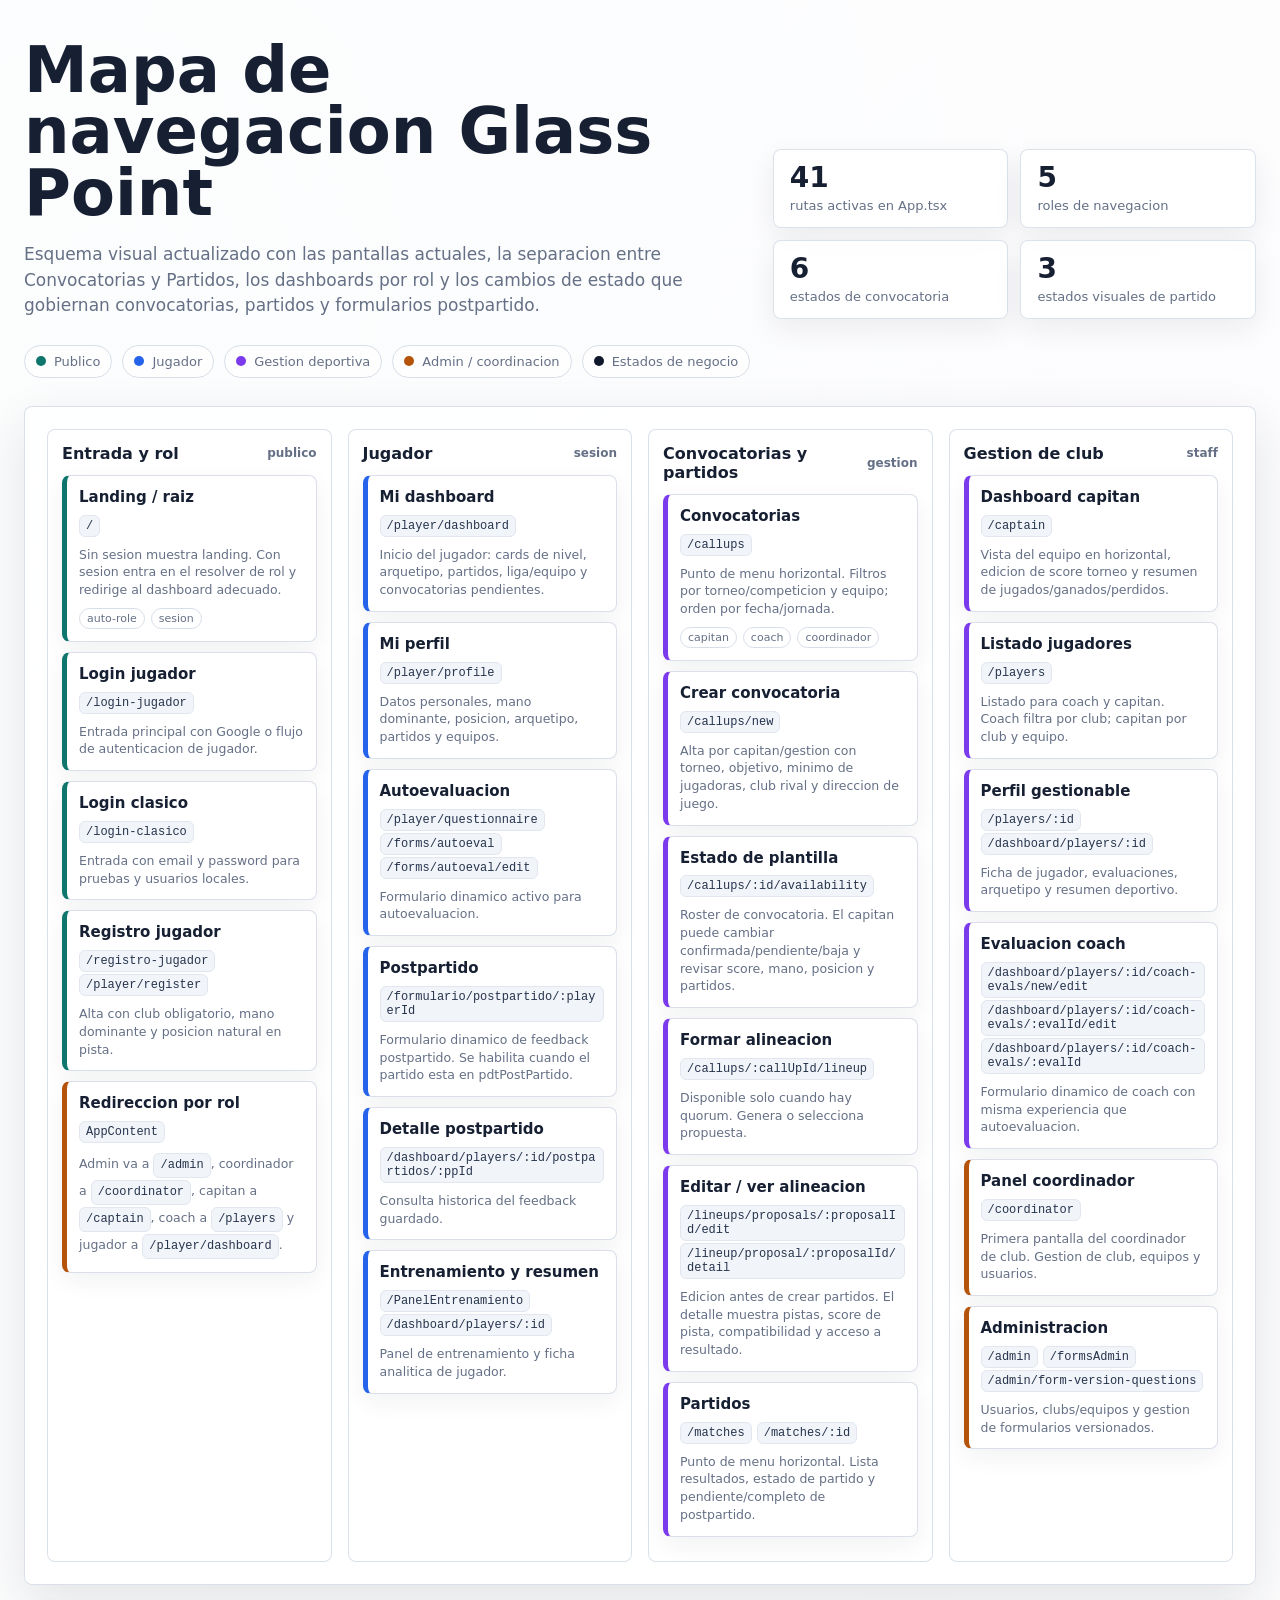
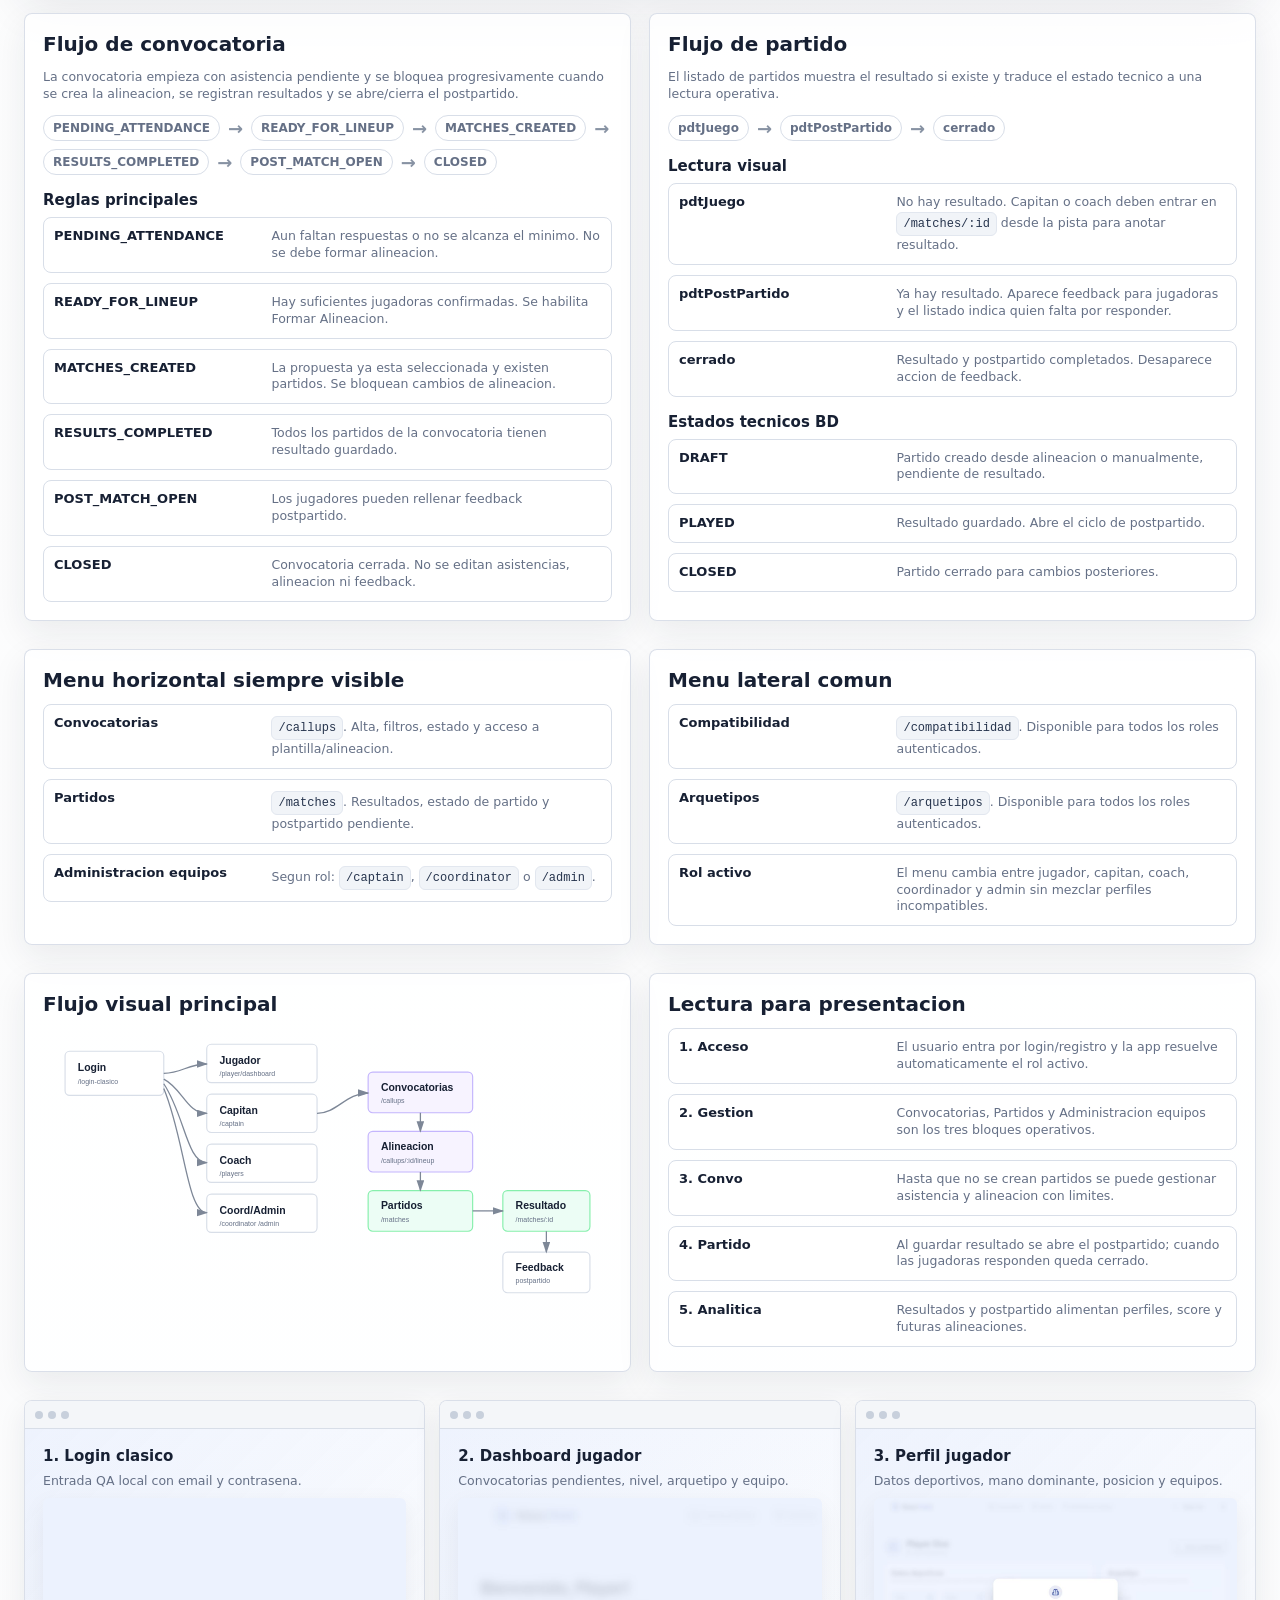
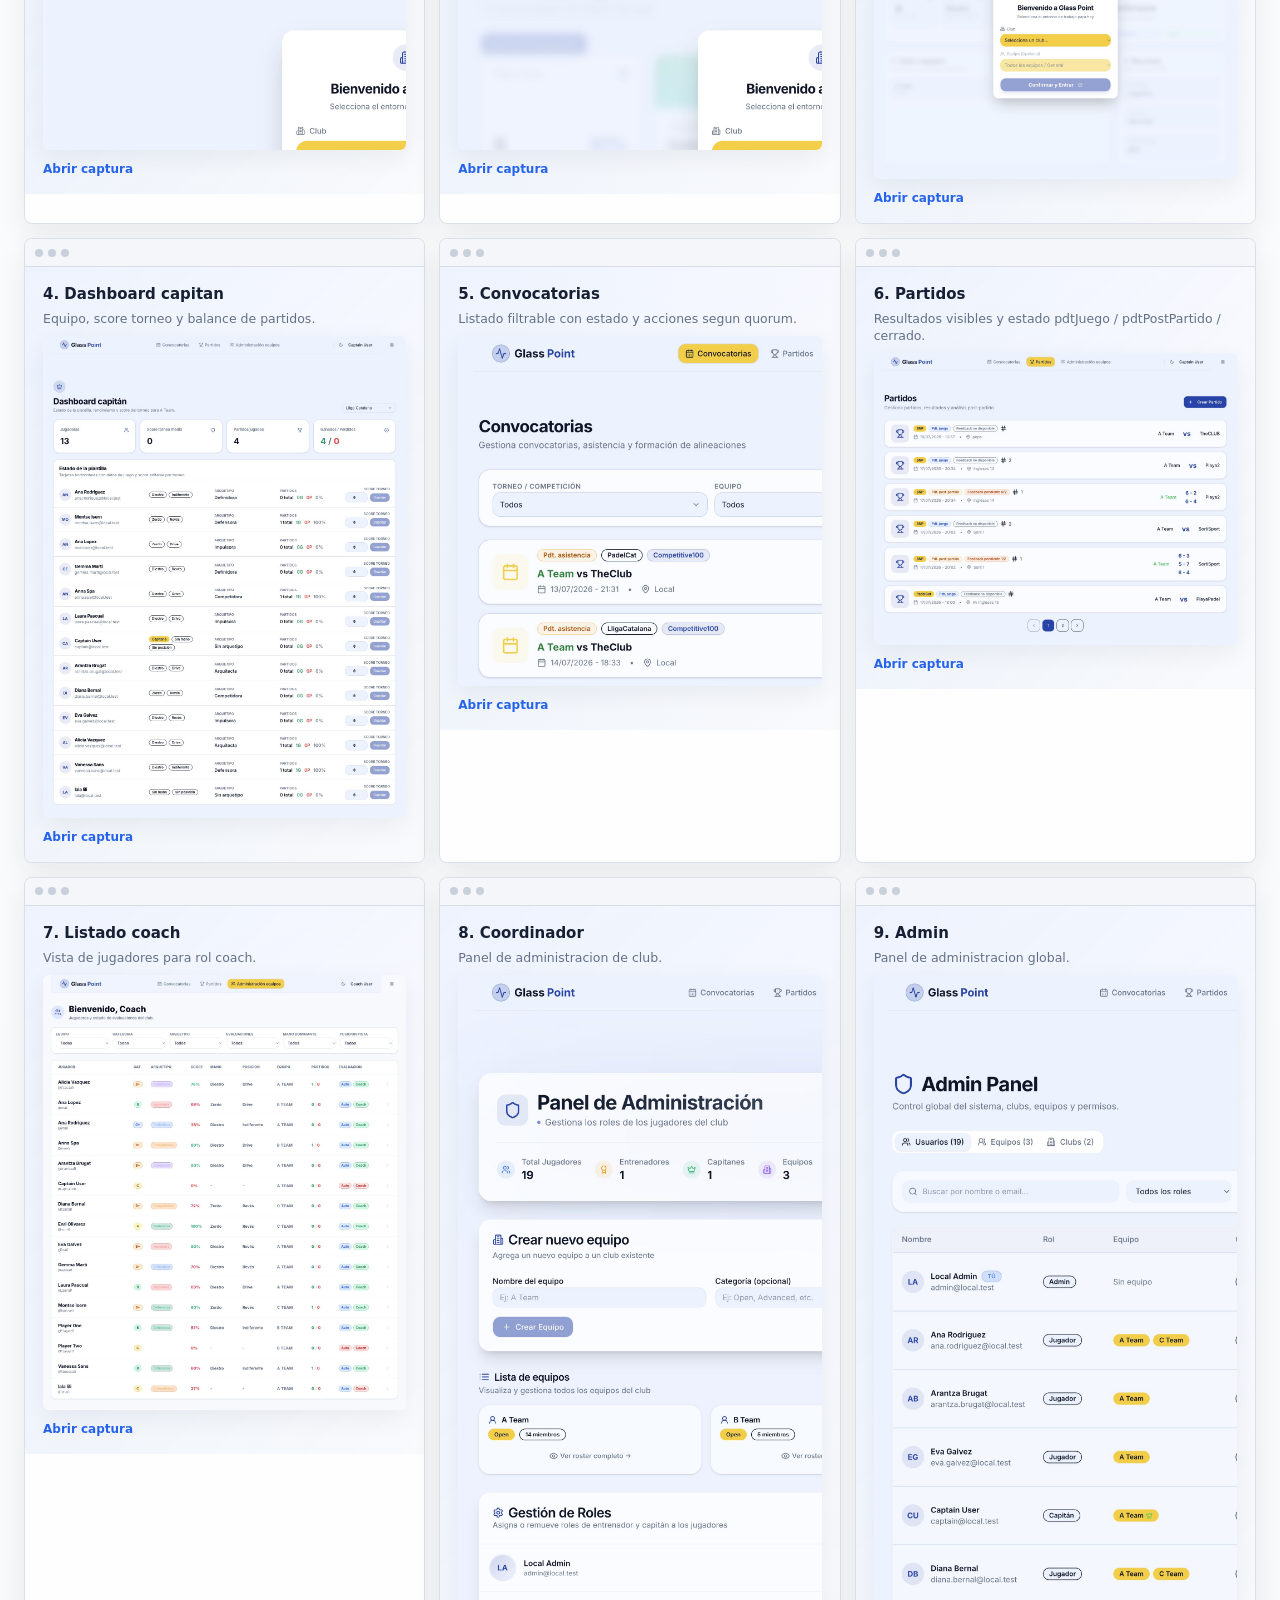
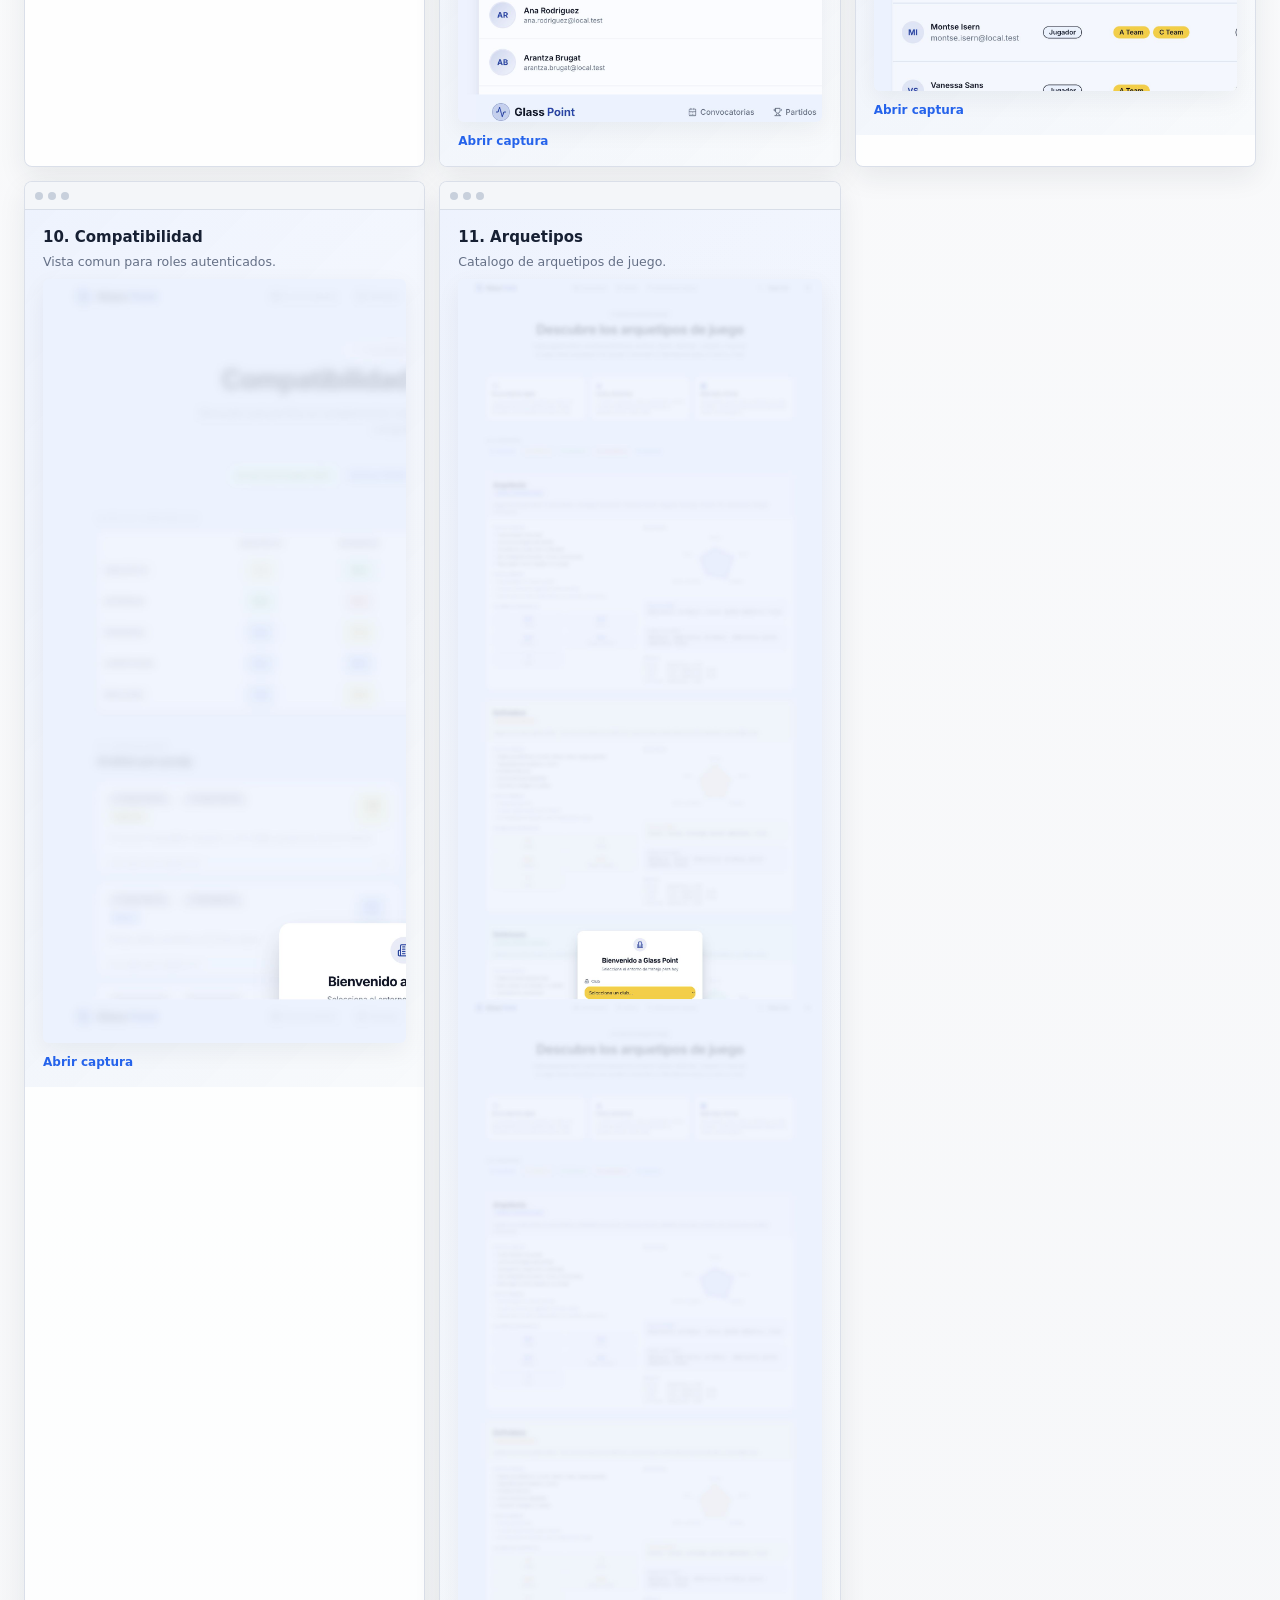
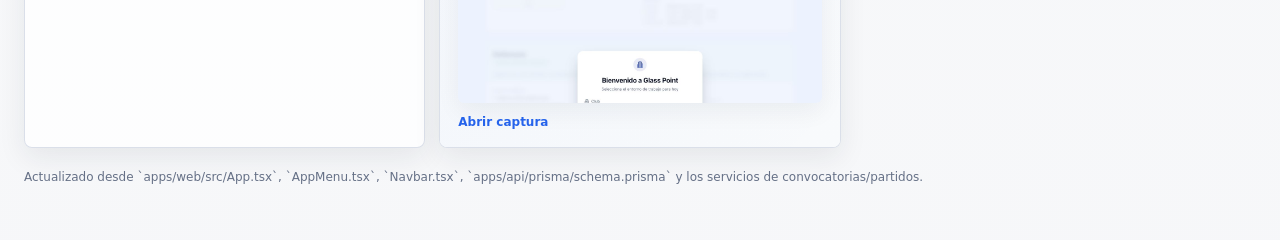
<file: navigation-map/index.html>
<!doctype html>
<html lang="es">
<head>
  <meta charset="utf-8" />
  <meta name="viewport" content="width=device-width, initial-scale=1" />
  <title>Glass Point - Mapa de navegacion</title>
  <style>
    :root {
      --bg: #f6f7f9;
      --ink: #172033;
      --muted: #657086;
      --line: #d8dee8;
      --card: #ffffff;
      --public: #0f766e;
      --player: #2563eb;
      --sport: #7c3aed;
      --admin: #b45309;
      --state: #0f172a;
      --good: #059669;
      --warn: #d97706;
      --bad: #dc2626;
      --shadow: 0 18px 50px rgba(23, 32, 51, .11);
    }

    * { box-sizing: border-box; }

    body {
      margin: 0;
      font-family: Inter, ui-sans-serif, system-ui, -apple-system, BlinkMacSystemFont, "Segoe UI", sans-serif;
      color: var(--ink);
      background:
        linear-gradient(180deg, rgba(255,255,255,.9), rgba(246,247,249,.97)),
        radial-gradient(circle at 8% 4%, rgba(15,118,110,.12), transparent 30%),
        radial-gradient(circle at 96% 10%, rgba(124,58,237,.12), transparent 28%);
    }

    .page {
      width: min(1460px, calc(100vw - 48px));
      margin: 0 auto;
      padding: 40px 0 56px;
    }

    header {
      display: grid;
      grid-template-columns: minmax(0, 1.2fr) minmax(320px, .8fr);
      gap: 24px;
      align-items: end;
      margin-bottom: 26px;
    }

    h1 {
      margin: 0;
      font-size: clamp(38px, 5vw, 72px);
      line-height: .96;
      letter-spacing: 0;
    }

    .subtitle {
      color: var(--muted);
      font-size: 17px;
      line-height: 1.5;
      margin: 18px 0 0;
      max-width: 820px;
    }

    .summary {
      display: grid;
      grid-template-columns: repeat(2, minmax(0, 1fr));
      gap: 12px;
    }

    .metric {
      background: rgba(255,255,255,.82);
      border: 1px solid rgba(216,222,232,.88);
      border-radius: 8px;
      padding: 14px 16px;
      box-shadow: 0 10px 28px rgba(23,32,51,.07);
    }

    .metric strong {
      display: block;
      font-size: 28px;
      line-height: 1;
    }

    .metric span {
      display: block;
      color: var(--muted);
      font-size: 13px;
      margin-top: 6px;
    }

    .legend {
      display: flex;
      gap: 10px;
      flex-wrap: wrap;
      margin: 22px 0 28px;
    }

    .pill, .tag, .state-badge {
      display: inline-flex;
      align-items: center;
      gap: 8px;
      border-radius: 999px;
      border: 1px solid var(--line);
      background: rgba(255,255,255,.82);
      color: var(--muted);
    }

    .pill { padding: 8px 11px; font-size: 13px; }
    .tag { padding: 3px 7px; font-size: 11px; }
    .state-badge { padding: 5px 9px; font-size: 12px; font-weight: 700; }

    .dot {
      width: 10px;
      height: 10px;
      border-radius: 50%;
      background: var(--player);
    }

    .dot.public { background: var(--public); }
    .dot.player { background: var(--player); }
    .dot.sport { background: var(--sport); }
    .dot.admin { background: var(--admin); }
    .dot.state { background: var(--state); }

    .board, .panel, .shot {
      background: rgba(255,255,255,.78);
      border: 1px solid rgba(216,222,232,.95);
      border-radius: 8px;
      box-shadow: var(--shadow);
    }

    .board { padding: 22px; overflow: hidden; }

    .flow {
      display: grid;
      grid-template-columns: repeat(4, minmax(245px, 1fr));
      gap: 16px;
    }

    .lane {
      border: 1px solid rgba(216,222,232,.9);
      border-radius: 8px;
      background: rgba(255,255,255,.78);
      padding: 14px;
      min-height: 560px;
    }

    .lane h2 {
      margin: 0 0 12px;
      font-size: 16px;
      letter-spacing: 0;
      display: flex;
      align-items: center;
      justify-content: space-between;
    }

    .lane h2 span {
      color: var(--muted);
      font-size: 12px;
      font-weight: 600;
    }

    .screen {
      border: 1px solid rgba(216,222,232,.95);
      border-left: 5px solid var(--player);
      background: var(--card);
      border-radius: 8px;
      padding: 12px;
      margin-bottom: 10px;
      box-shadow: 0 8px 24px rgba(23,32,51,.06);
      break-inside: avoid;
    }

    .screen.public { border-left-color: var(--public); }
    .screen.player { border-left-color: var(--player); }
    .screen.sport { border-left-color: var(--sport); }
    .screen.admin { border-left-color: var(--admin); }
    .screen.state { border-left-color: var(--state); }

    .screen h3 {
      margin: 0 0 7px;
      font-size: 15px;
      line-height: 1.25;
    }

    code {
      display: inline-block;
      max-width: 100%;
      color: #26344d;
      background: #f1f4f8;
      border: 1px solid #e2e7ef;
      padding: 3px 6px;
      border-radius: 6px;
      font-size: 12px;
      overflow-wrap: anywhere;
      margin: 1px 0;
    }

    .screen p, .panel p {
      color: var(--muted);
      font-size: 12.5px;
      line-height: 1.42;
      margin: 8px 0 0;
    }

    .tagrow {
      display: flex;
      flex-wrap: wrap;
      gap: 6px;
      margin-top: 9px;
    }

    .map-section {
      margin-top: 28px;
      display: grid;
      grid-template-columns: 1fr 1fr;
      gap: 18px;
      align-items: stretch;
    }

    .panel { padding: 18px; box-shadow: 0 12px 34px rgba(23,32,51,.08); }
    .panel h2 { margin: 0 0 12px; font-size: 20px; }
    .panel h3 { margin: 16px 0 8px; font-size: 15px; }

    .states {
      display: grid;
      gap: 10px;
    }

    .state-row {
      display: grid;
      grid-template-columns: minmax(145px, .85fr) 1.35fr;
      gap: 10px;
      padding: 10px;
      border: 1px solid var(--line);
      border-radius: 8px;
      background: #fff;
    }

    .state-row strong {
      font-size: 13px;
      overflow-wrap: anywhere;
    }

    .state-row span {
      color: var(--muted);
      font-size: 12.5px;
      line-height: 1.35;
    }

    .arrow-flow {
      display: flex;
      flex-wrap: wrap;
      gap: 8px;
      align-items: center;
      margin-top: 12px;
    }

    .arrow-flow b {
      color: #8792a3;
      font-size: 18px;
    }

    svg {
      width: 100%;
      height: auto;
      display: block;
    }

    .shot-grid {
      display: grid;
      grid-template-columns: repeat(3, minmax(0, 1fr));
      gap: 14px;
      margin-top: 28px;
    }

    .shot { overflow: hidden; box-shadow: 0 10px 28px rgba(23,32,51,.08); }

    .browserbar {
      height: 28px;
      border-bottom: 1px solid var(--line);
      background: #f4f6f9;
      display: flex;
      align-items: center;
      gap: 5px;
      padding: 0 10px;
    }

    .browserbar i {
      width: 8px;
      height: 8px;
      border-radius: 50%;
      background: #c8d0dc;
    }

    .placeholder {
      min-height: 150px;
      padding: 18px;
      display: grid;
      align-content: center;
      gap: 8px;
      background:
        linear-gradient(135deg, rgba(37,99,235,.08), transparent),
        linear-gradient(180deg, #fff, #f8fafc);
    }

    .placeholder strong { font-size: 15px; }
    .placeholder span { color: var(--muted); font-size: 12.5px; line-height: 1.35; }

    .placeholder img.screenshots {
      width: 100%;
      height: auto;
      border-radius: 6px;
      box-shadow: 0 8px 24px rgba(23,32,51,.06);
    }

    .screenshot-link {
      display: block;
      color: inherit;
      text-decoration: none;
    }

    .screenshot-link:focus-visible {
      outline: 3px solid rgba(37,99,235,.45);
      outline-offset: 3px;
      border-radius: 8px;
    }

    .open-shot {
      display: inline-flex;
      width: fit-content;
      align-items: center;
      gap: 6px;
      color: #2563eb;
      font-size: 12px;
      font-weight: 700;
      text-decoration: none;
    }

    .open-shot:hover {
      text-decoration: underline;
    }

    footer {
      color: var(--muted);
      margin-top: 22px;
      font-size: 12px;
    }

    @media (max-width: 1100px) {
      header, .map-section { grid-template-columns: 1fr; }
      .flow { grid-template-columns: repeat(2, minmax(245px, 1fr)); }
      .shot-grid { grid-template-columns: repeat(2, minmax(0, 1fr)); }
    }

    @media (max-width: 680px) {
      .page { width: min(100vw - 28px, 1440px); padding-top: 24px; }
      .flow, .shot-grid, .summary, .state-row { grid-template-columns: 1fr; }
      .lane { min-height: auto; }
    }

    @media print {
      body { background: white; }
      .page { width: 100%; padding: 0; }
      .board, .panel, .shot, .metric { box-shadow: none; }
    }
  </style>
</head>
<body>
  <main class="page">
    <header>
      <div>
        <h1>Mapa de navegacion Glass Point</h1>
        <p class="subtitle">Esquema visual actualizado con las pantallas actuales, la separacion entre Convocatorias y Partidos, los dashboards por rol y los cambios de estado que gobiernan convocatorias, partidos y formularios postpartido.</p>
      </div>
      <section class="summary" aria-label="Resumen">
        <div class="metric"><strong>41</strong><span>rutas activas en App.tsx</span></div>
        <div class="metric"><strong>5</strong><span>roles de navegacion</span></div>
        <div class="metric"><strong>6</strong><span>estados de convocatoria</span></div>
        <div class="metric"><strong>3</strong><span>estados visuales de partido</span></div>
      </section>
    </header>

    <div class="legend">
      <span class="pill"><i class="dot public"></i>Publico</span>
      <span class="pill"><i class="dot player"></i>Jugador</span>
      <span class="pill"><i class="dot sport"></i>Gestion deportiva</span>
      <span class="pill"><i class="dot admin"></i>Admin / coordinacion</span>
      <span class="pill"><i class="dot state"></i>Estados de negocio</span>
    </div>

    <section class="board" aria-label="Pantallas por area">
      <div class="flow">
        <section class="lane">
          <h2>Entrada y rol <span>publico</span></h2>
          <article class="screen public">
            <h3>Landing / raiz</h3>
            <code>/</code>
            <p>Sin sesion muestra landing. Con sesion entra en el resolver de rol y redirige al dashboard adecuado.</p>
            <div class="tagrow"><span class="tag">auto-role</span><span class="tag">sesion</span></div>
          </article>
          <article class="screen public">
            <h3>Login jugador</h3>
            <code>/login-jugador</code>
            <p>Entrada principal con Google o flujo de autenticacion de jugador.</p>
          </article>
          <article class="screen public">
            <h3>Login clasico</h3>
            <code>/login-clasico</code>
            <p>Entrada con email y password para pruebas y usuarios locales.</p>
          </article>
          <article class="screen public">
            <h3>Registro jugador</h3>
            <code>/registro-jugador</code> <code>/player/register</code>
            <p>Alta con club obligatorio, mano dominante y posicion natural en pista.</p>
          </article>
          <article class="screen admin">
            <h3>Redireccion por rol</h3>
            <code>AppContent</code>
            <p>Admin va a <code>/admin</code>, coordinador a <code>/coordinator</code>, capitan a <code>/captain</code>, coach a <code>/players</code> y jugador a <code>/player/dashboard</code>.</p>
          </article>
        </section>

        <section class="lane">
          <h2>Jugador <span>sesion</span></h2>
          <article class="screen player">
            <h3>Mi dashboard</h3>
            <code>/player/dashboard</code>
            <p>Inicio del jugador: cards de nivel, arquetipo, partidos, liga/equipo y convocatorias pendientes.</p>
          </article>
          <article class="screen player">
            <h3>Mi perfil</h3>
            <code>/player/profile</code>
            <p>Datos personales, mano dominante, posicion, arquetipo, partidos y equipos.</p>
          </article>
          <article class="screen player">
            <h3>Autoevaluacion</h3>
            <code>/player/questionnaire</code> <code>/forms/autoeval</code> <code>/forms/autoeval/edit</code>
            <p>Formulario dinamico activo para autoevaluacion.</p>
          </article>
          <article class="screen player">
            <h3>Postpartido</h3>
            <code>/formulario/postpartido/:playerId</code>
            <p>Formulario dinamico de feedback postpartido. Se habilita cuando el partido esta en pdtPostPartido.</p>
          </article>
          <article class="screen player">
            <h3>Detalle postpartido</h3>
            <code>/dashboard/players/:id/postpartidos/:ppId</code>
            <p>Consulta historica del feedback guardado.</p>
          </article>
          <article class="screen player">
            <h3>Entrenamiento y resumen</h3>
            <code>/PanelEntrenamiento</code> <code>/dashboard/players/:id</code>
            <p>Panel de entrenamiento y ficha analitica de jugador.</p>
          </article>
        </section>

        <section class="lane">
          <h2>Convocatorias y partidos <span>gestion</span></h2>
          <article class="screen sport">
            <h3>Convocatorias</h3>
            <code>/callups</code>
            <p>Punto de menu horizontal. Filtros por torneo/competicion y equipo; orden por fecha/jornada.</p>
            <div class="tagrow"><span class="tag">capitan</span><span class="tag">coach</span><span class="tag">coordinador</span></div>
          </article>
          <article class="screen sport">
            <h3>Crear convocatoria</h3>
            <code>/callups/new</code>
            <p>Alta por capitan/gestion con torneo, objetivo, minimo de jugadoras, club rival y direccion de juego.</p>
          </article>
          <article class="screen sport">
            <h3>Estado de plantilla</h3>
            <code>/callups/:id/availability</code>
            <p>Roster de convocatoria. El capitan puede cambiar confirmada/pendiente/baja y revisar score, mano, posicion y partidos.</p>
          </article>
          <article class="screen sport">
            <h3>Formar alineacion</h3>
            <code>/callups/:callUpId/lineup</code>
            <p>Disponible solo cuando hay quorum. Genera o selecciona propuesta.</p>
          </article>
          <article class="screen sport">
            <h3>Editar / ver alineacion</h3>
            <code>/lineups/proposals/:proposalId/edit</code> <code>/lineup/proposal/:proposalId/detail</code>
            <p>Edicion antes de crear partidos. El detalle muestra pistas, score de pista, compatibilidad y acceso a resultado.</p>
          </article>
          <article class="screen sport">
            <h3>Partidos</h3>
            <code>/matches</code> <code>/matches/:id</code>
            <p>Punto de menu horizontal. Lista resultados, estado de partido y pendiente/completo de postpartido.</p>
          </article>
        </section>

        <section class="lane">
          <h2>Gestion de club <span>staff</span></h2>
          <article class="screen sport">
            <h3>Dashboard capitan</h3>
            <code>/captain</code>
            <p>Vista del equipo en horizontal, edicion de score torneo y resumen de jugados/ganados/perdidos.</p>
          </article>
          <article class="screen sport">
            <h3>Listado jugadores</h3>
            <code>/players</code>
            <p>Listado para coach y capitan. Coach filtra por club; capitan por club y equipo.</p>
          </article>
          <article class="screen sport">
            <h3>Perfil gestionable</h3>
            <code>/players/:id</code> <code>/dashboard/players/:id</code>
            <p>Ficha de jugador, evaluaciones, arquetipo y resumen deportivo.</p>
          </article>
          <article class="screen sport">
            <h3>Evaluacion coach</h3>
            <code>/dashboard/players/:id/coach-evals/new/edit</code>
            <code>/dashboard/players/:id/coach-evals/:evalId/edit</code>
            <code>/dashboard/players/:id/coach-evals/:evalId</code>
            <p>Formulario dinamico de coach con misma experiencia que autoevaluacion.</p>
          </article>
          <article class="screen admin">
            <h3>Panel coordinador</h3>
            <code>/coordinator</code>
            <p>Primera pantalla del coordinador de club. Gestion de club, equipos y usuarios.</p>
          </article>
          <article class="screen admin">
            <h3>Administracion</h3>
            <code>/admin</code> <code>/formsAdmin</code> <code>/admin/form-version-questions</code>
            <p>Usuarios, clubs/equipos y gestion de formularios versionados.</p>
          </article>
        </section>
      </div>
    </section>

    <section class="map-section">
      <div class="panel">
        <h2>Flujo de convocatoria</h2>
        <p>La convocatoria empieza con asistencia pendiente y se bloquea progresivamente cuando se crea la alineacion, se registran resultados y se abre/cierra el postpartido.</p>
        <div class="arrow-flow" aria-label="Estados de convocatoria">
          <span class="state-badge">PENDING_ATTENDANCE</span><b>→</b>
          <span class="state-badge">READY_FOR_LINEUP</span><b>→</b>
          <span class="state-badge">MATCHES_CREATED</span><b>→</b>
          <span class="state-badge">RESULTS_COMPLETED</span><b>→</b>
          <span class="state-badge">POST_MATCH_OPEN</span><b>→</b>
          <span class="state-badge">CLOSED</span>
        </div>
        <h3>Reglas principales</h3>
        <div class="states">
          <div class="state-row"><strong>PENDING_ATTENDANCE</strong><span>Aun faltan respuestas o no se alcanza el minimo. No se debe formar alineacion.</span></div>
          <div class="state-row"><strong>READY_FOR_LINEUP</strong><span>Hay suficientes jugadoras confirmadas. Se habilita Formar Alineacion.</span></div>
          <div class="state-row"><strong>MATCHES_CREATED</strong><span>La propuesta ya esta seleccionada y existen partidos. Se bloquean cambios de alineacion.</span></div>
          <div class="state-row"><strong>RESULTS_COMPLETED</strong><span>Todos los partidos de la convocatoria tienen resultado guardado.</span></div>
          <div class="state-row"><strong>POST_MATCH_OPEN</strong><span>Los jugadores pueden rellenar feedback postpartido.</span></div>
          <div class="state-row"><strong>CLOSED</strong><span>Convocatoria cerrada. No se editan asistencias, alineacion ni feedback.</span></div>
        </div>
      </div>

      <div class="panel">
        <h2>Flujo de partido</h2>
        <p>El listado de partidos muestra el resultado si existe y traduce el estado tecnico a una lectura operativa.</p>
        <div class="arrow-flow" aria-label="Estados visuales de partido">
          <span class="state-badge">pdtJuego</span><b>→</b>
          <span class="state-badge">pdtPostPartido</span><b>→</b>
          <span class="state-badge">cerrado</span>
        </div>
        <h3>Lectura visual</h3>
        <div class="states">
          <div class="state-row"><strong>pdtJuego</strong><span>No hay resultado. Capitan o coach deben entrar en <code>/matches/:id</code> desde la pista para anotar resultado.</span></div>
          <div class="state-row"><strong>pdtPostPartido</strong><span>Ya hay resultado. Aparece feedback para jugadoras y el listado indica quien falta por responder.</span></div>
          <div class="state-row"><strong>cerrado</strong><span>Resultado y postpartido completados. Desaparece accion de feedback.</span></div>
        </div>
        <h3>Estados tecnicos BD</h3>
        <div class="states">
          <div class="state-row"><strong>DRAFT</strong><span>Partido creado desde alineacion o manualmente, pendiente de resultado.</span></div>
          <div class="state-row"><strong>PLAYED</strong><span>Resultado guardado. Abre el ciclo de postpartido.</span></div>
          <div class="state-row"><strong>CLOSED</strong><span>Partido cerrado para cambios posteriores.</span></div>
        </div>
      </div>
    </section>

    <section class="map-section">
      <div class="panel">
        <h2>Menu horizontal siempre visible</h2>
        <div class="states">
          <div class="state-row"><strong>Convocatorias</strong><span><code>/callups</code>. Alta, filtros, estado y acceso a plantilla/alineacion.</span></div>
          <div class="state-row"><strong>Partidos</strong><span><code>/matches</code>. Resultados, estado de partido y postpartido pendiente.</span></div>
          <div class="state-row"><strong>Administracion equipos</strong><span>Segun rol: <code>/captain</code>, <code>/coordinator</code> o <code>/admin</code>.</span></div>
        </div>
      </div>
      <div class="panel">
        <h2>Menu lateral comun</h2>
        <div class="states">
          <div class="state-row"><strong>Compatibilidad</strong><span><code>/compatibilidad</code>. Disponible para todos los roles autenticados.</span></div>
          <div class="state-row"><strong>Arquetipos</strong><span><code>/arquetipos</code>. Disponible para todos los roles autenticados.</span></div>
          <div class="state-row"><strong>Rol activo</strong><span>El menu cambia entre jugador, capitan, coach, coordinador y admin sin mezclar perfiles incompatibles.</span></div>
        </div>
      </div>
    </section>

    <section class="map-section">
      <div class="panel">
        <h2>Flujo visual principal</h2>
        <svg viewBox="0 0 980 560" role="img" aria-label="Diagrama de flujo principal">
          <defs>
            <marker id="arrow" markerWidth="10" markerHeight="10" refX="8" refY="3" orient="auto" markerUnits="strokeWidth">
              <path d="M0,0 L0,6 L9,3 z" fill="#7d8797"></path>
            </marker>
            <style>
              .box { fill: #fff; stroke: #d8dee8; stroke-width: 2; rx: 8; }
              .box2 { fill: #f7f3ff; stroke: #c4b5fd; stroke-width: 2; rx: 8; }
              .box3 { fill: #ecfdf5; stroke: #86efac; stroke-width: 2; rx: 8; }
              .t { font: 700 18px Inter, sans-serif; fill: #172033; }
              .s { font: 12px Inter, sans-serif; fill: #657086; }
              .a { stroke: #7d8797; stroke-width: 2.2; fill: none; marker-end: url(#arrow); }
            </style>
          </defs>

          <rect class="box" x="38" y="40" width="170" height="76" rx="8"></rect>
          <text class="t" x="60" y="74">Login</text>
          <text class="s" x="60" y="96">/login-clasico</text>

          <rect class="box" x="282" y="28" width="190" height="66" rx="8"></rect>
          <text class="t" x="304" y="62">Jugador</text>
          <text class="s" x="304" y="83">/player/dashboard</text>

          <rect class="box" x="282" y="114" width="190" height="66" rx="8"></rect>
          <text class="t" x="304" y="148">Capitan</text>
          <text class="s" x="304" y="169">/captain</text>

          <rect class="box" x="282" y="200" width="190" height="66" rx="8"></rect>
          <text class="t" x="304" y="234">Coach</text>
          <text class="s" x="304" y="255">/players</text>

          <rect class="box" x="282" y="286" width="190" height="66" rx="8"></rect>
          <text class="t" x="304" y="320">Coord/Admin</text>
          <text class="s" x="304" y="341">/coordinator /admin</text>

          <rect class="box2" x="560" y="76" width="180" height="70" rx="8"></rect>
          <text class="t" x="582" y="108">Convocatorias</text>
          <text class="s" x="582" y="130">/callups</text>

          <rect class="box2" x="560" y="178" width="180" height="70" rx="8"></rect>
          <text class="t" x="582" y="210">Alineacion</text>
          <text class="s" x="582" y="232">/callups/:id/lineup</text>

          <rect class="box3" x="560" y="280" width="180" height="70" rx="8"></rect>
          <text class="t" x="582" y="312">Partidos</text>
          <text class="s" x="582" y="334">/matches</text>

          <rect class="box3" x="792" y="280" width="150" height="70" rx="8"></rect>
          <text class="t" x="814" y="312">Resultado</text>
          <text class="s" x="814" y="334">/matches/:id</text>

          <rect class="box" x="792" y="386" width="150" height="70" rx="8"></rect>
          <text class="t" x="814" y="418">Feedback</text>
          <text class="s" x="814" y="440">postpartido</text>

          <path class="a" d="M208 78 C240 78, 248 62, 282 62"></path>
          <path class="a" d="M208 88 C240 104, 248 147, 282 147"></path>
          <path class="a" d="M208 96 C244 150, 248 232, 282 232"></path>
          <path class="a" d="M208 104 C244 190, 248 318, 282 318"></path>
          <path class="a" d="M472 147 C506 147, 522 112, 560 112"></path>
          <path class="a" d="M650 146 C650 160, 650 166, 650 178"></path>
          <path class="a" d="M650 248 C650 264, 650 268, 650 280"></path>
          <path class="a" d="M740 315 C762 315, 770 315, 792 315"></path>
          <path class="a" d="M867 350 C867 366, 867 374, 867 386"></path>
        </svg>
      </div>

      <aside class="panel">
        <h2>Lectura para presentacion</h2>
        <div class="states">
          <div class="state-row"><strong>1. Acceso</strong><span>El usuario entra por login/registro y la app resuelve automaticamente el rol activo.</span></div>
          <div class="state-row"><strong>2. Gestion</strong><span>Convocatorias, Partidos y Administracion equipos son los tres bloques operativos.</span></div>
          <div class="state-row"><strong>3. Convo</strong><span>Hasta que no se crean partidos se puede gestionar asistencia y alineacion con limites.</span></div>
          <div class="state-row"><strong>4. Partido</strong><span>Al guardar resultado se abre el postpartido; cuando las jugadoras responden queda cerrado.</span></div>
          <div class="state-row"><strong>5. Analitica</strong><span>Resultados y postpartido alimentan perfiles, score y futuras alineaciones.</span></div>
        </div>
      </aside>
    </section>

    <section class="shot-grid" aria-label="Espacio para capturas">
      <article class="shot">
        <div class="browserbar"><i></i><i></i><i></i></div>
        <div class="placeholder"><strong>1. Login clasico</strong><span>Entrada QA local con email y contrasena.</span><a class="screenshot-link" href="screenshots/screen-login-clasico.png" target="_blank" rel="noopener"><img class="screenshots" src="screenshots/screen-login-clasico.png" alt="Login clasico"></a><a class="open-shot" href="screenshots/screen-login-clasico.png" target="_blank" rel="noopener">Abrir captura</a></div>
      </article>
      <article class="shot">
        <div class="browserbar"><i></i><i></i><i></i></div>
        <div class="placeholder"><strong>2. Dashboard jugador</strong><span>Convocatorias pendientes, nivel, arquetipo y equipo.</span><a class="screenshot-link" href="screenshots/role-player-dashboard.png" target="_blank" rel="noopener"><img class="screenshots" src="screenshots/role-player-dashboard.png" alt="Dashboard jugador"></a><a class="open-shot" href="screenshots/role-player-dashboard.png" target="_blank" rel="noopener">Abrir captura</a></div>
      </article>
      <article class="shot">
        <div class="browserbar"><i></i><i></i><i></i></div>
        <div class="placeholder"><strong>3. Perfil jugador</strong><span>Datos deportivos, mano dominante, posicion y equipos.</span><a class="screenshot-link" href="screenshots/role-player-profile.png" target="_blank" rel="noopener"><img class="screenshots" src="screenshots/role-player-profile.png" alt="Perfil jugador"></a><a class="open-shot" href="screenshots/role-player-profile.png" target="_blank" rel="noopener">Abrir captura</a></div>
      </article>
      <article class="shot">
        <div class="browserbar"><i></i><i></i><i></i></div>
        <div class="placeholder"><strong>4. Dashboard capitan</strong><span>Equipo, score torneo y balance de partidos.</span><a class="screenshot-link" href="screenshots/role-captain-dashboard.png" target="_blank" rel="noopener"><img class="screenshots" src="screenshots/role-captain-dashboard.png" alt="Dashboard capitan"></a><a class="open-shot" href="screenshots/role-captain-dashboard.png" target="_blank" rel="noopener">Abrir captura</a></div>
      </article>
      <article class="shot">
        <div class="browserbar"><i></i><i></i><i></i></div>
        <div class="placeholder"><strong>5. Convocatorias</strong><span>Listado filtrable con estado y acciones segun quorum.</span><a class="screenshot-link" href="screenshots/role-captain-callups.png" target="_blank" rel="noopener"><img class="screenshots" src="screenshots/role-captain-callups.png" alt="Convocatorias"></a><a class="open-shot" href="screenshots/role-captain-callups.png" target="_blank" rel="noopener">Abrir captura</a></div>
      </article>
      <article class="shot">
        <div class="browserbar"><i></i><i></i><i></i></div>
        <div class="placeholder"><strong>6. Partidos</strong><span>Resultados visibles y estado pdtJuego / pdtPostPartido / cerrado.</span><a class="screenshot-link" href="screenshots/role-captain-matches.png" target="_blank" rel="noopener"><img class="screenshots" src="screenshots/role-captain-matches.png" alt="Partidos"></a><a class="open-shot" href="screenshots/role-captain-matches.png" target="_blank" rel="noopener">Abrir captura</a></div>
      </article>
      <article class="shot">
        <div class="browserbar"><i></i><i></i><i></i></div>
        <div class="placeholder"><strong>7. Listado coach</strong><span>Vista de jugadores para rol coach.</span><a class="screenshot-link" href="screenshots/role-coach-players.png" target="_blank" rel="noopener"><img class="screenshots" src="screenshots/role-coach-players.png" alt="Listado coach"></a><a class="open-shot" href="screenshots/role-coach-players.png" target="_blank" rel="noopener">Abrir captura</a></div>
      </article>
      <article class="shot">
        <div class="browserbar"><i></i><i></i><i></i></div>
        <div class="placeholder"><strong>8. Coordinador</strong><span>Panel de administracion de club.</span><a class="screenshot-link" href="screenshots/role-coordinator-panel.png" target="_blank" rel="noopener"><img class="screenshots" src="screenshots/role-coordinator-panel.png" alt="Panel coordinador"></a><a class="open-shot" href="screenshots/role-coordinator-panel.png" target="_blank" rel="noopener">Abrir captura</a></div>
      </article>
      <article class="shot">
        <div class="browserbar"><i></i><i></i><i></i></div>
        <div class="placeholder"><strong>9. Admin</strong><span>Panel de administracion global.</span><a class="screenshot-link" href="screenshots/role-admin-panel.png" target="_blank" rel="noopener"><img class="screenshots" src="screenshots/role-admin-panel.png" alt="Panel admin"></a><a class="open-shot" href="screenshots/role-admin-panel.png" target="_blank" rel="noopener">Abrir captura</a></div>
      </article>
      <article class="shot">
        <div class="browserbar"><i></i><i></i><i></i></div>
        <div class="placeholder"><strong>10. Compatibilidad</strong><span>Vista comun para roles autenticados.</span><a class="screenshot-link" href="screenshots/screen-compatibilidad.png" target="_blank" rel="noopener"><img class="screenshots" src="screenshots/screen-compatibilidad.png" alt="Compatibilidad"></a><a class="open-shot" href="screenshots/screen-compatibilidad.png" target="_blank" rel="noopener">Abrir captura</a></div>
      </article>
      <article class="shot">
        <div class="browserbar"><i></i><i></i><i></i></div>
        <div class="placeholder"><strong>11. Arquetipos</strong><span>Catalogo de arquetipos de juego.</span><a class="screenshot-link" href="screenshots/screen-arquetipos.png" target="_blank" rel="noopener"><img class="screenshots" src="screenshots/screen-arquetipos.png" alt="Arquetipos"></a><a class="open-shot" href="screenshots/screen-arquetipos.png" target="_blank" rel="noopener">Abrir captura</a></div>
      </article>
    </section>

    <footer>
      Actualizado desde `apps/web/src/App.tsx`, `AppMenu.tsx`, `Navbar.tsx`, `apps/api/prisma/schema.prisma` y los servicios de convocatorias/partidos.
    </footer>
  </main>
</body>
</html>
</file>
<file: index.css>
*, *::before, *::after { box-sizing: border-box; margin: 0; padding: 0; }

  :root {
    --bg: #f5f4f1;
    --bg-card: #ffffff;
    --bg-card-hover: #fafaf8;
    --border: rgba(0,0,0,0.08);
    --border-hover: rgba(0,0,0,0.18);
    --text-primary: #1a1917;
    --text-secondary: #6b6763;
    --text-muted: #a8a49f;
    --accent-green: #1a9e4a;
    --accent-green-bg: rgba(26,158,74,0.08);
    --accent-amber: #c47d08;
    --accent-amber-bg: rgba(196,125,8,0.09);
    --accent-blue: #1a6fc4;
    --accent-blue-bg: rgba(26,111,196,0.08);
    --accent-pink: #c4386e;
    --accent-pink-bg: rgba(196,56,110,0.08);
    --accent-red: #c43030;
    --accent-red-bg: rgba(196,48,48,0.08);
    --check-done: #1a9e4a;
    --radius: 14px;
    --radius-sm: 8px;
    --radius-xs: 5px;
  }

  body {
    background: var(--bg);
    color: var(--text-primary);
    font-family: 'Syne', sans-serif;
    min-height: 100vh;
    padding: 0;
  }

  header {
    border-bottom: 1px solid var(--border);
    padding: 2.5rem 3rem 2rem;
    display: flex;
    align-items: flex-end;
    gap: 1.5rem;
    background: linear-gradient(180deg, #eceae6 0%, var(--bg) 100%);
  }

  header h1 {
    font-family: 'DM Serif Display', serif;
    font-size: clamp(2rem, 4vw, 3rem);
    font-weight: 400;
    letter-spacing: -0.02em;
    line-height: 1;
    color: var(--text-primary);
  }

  header h1 em {
    font-style: italic;
    color: var(--accent-green);
  }

  .header-meta {
    font-family: 'DM Mono', monospace;
    font-size: 11px;
    color: var(--text-muted);
    letter-spacing: 0.08em;
    text-transform: uppercase;
    padding-bottom: 4px;
  }

  .stats-bar {
    padding: 1.25rem 3rem;
    display: flex;
    gap: 2rem;
    border-bottom: 1px solid var(--border);
  }

  .stat {
    display: flex;
    align-items: center;
    gap: 0.5rem;
    font-size: 13px;
    color: var(--text-secondary);
  }

  .stat strong {
    font-weight: 600;
    color: var(--text-primary);
  }

  .stat-dot {
    width: 6px;
    height: 6px;
    border-radius: 50%;
  }

  main {
    padding: 2.5rem 3rem;
    display: grid;
    grid-template-columns: repeat(auto-fill, minmax(420px, 1fr));
    gap: 1.5rem;
    max-width: 1600px;
  }

  .card {
    background: var(--bg-card);
    border: 1px solid var(--border);
    border-radius: var(--radius);
    overflow: hidden;
    transition: border-color 0.2s, background 0.2s, transform 0.2s;
    display: flex;
    flex-direction: column;
  }

  .card:hover {
    border-color: var(--border-hover);
    background: var(--bg-card-hover);
    transform: translateY(-2px);
  }

  .card-header {
    padding: 1.5rem 1.5rem 1.25rem;
    border-bottom: 1px solid var(--border);
  }

  .card-top {
    display: flex;
    align-items: flex-start;
    justify-content: space-between;
    gap: 1rem;
    margin-bottom: 0.75rem;
  }

  .card-title {
    font-family: 'DM Serif Display', serif;
    font-size: 1.3rem;
    font-weight: 400;
    letter-spacing: -0.01em;
    line-height: 1.2;
    color: var(--text-primary);
  }

  .version-badge {
    font-family: 'DM Mono', monospace;
    font-size: 10px;
    font-weight: 500;
    letter-spacing: 0.06em;
    padding: 3px 8px;
    border-radius: 20px;
    white-space: nowrap;
    flex-shrink: 0;
    margin-top: 2px;
  }

  .card-meta {
    display: flex;
    align-items: center;
    gap: 0.75rem;
    flex-wrap: wrap;
    margin-bottom: 0.85rem;
  }

  .date {
    font-family: 'DM Mono', monospace;
    font-size: 11px;
    color: var(--text-muted);
    letter-spacing: 0.04em;
  }

  .label-chip {
    font-size: 11px;
    font-weight: 600;
    letter-spacing: 0.04em;
    padding: 3px 10px;
    border-radius: 20px;
    text-transform: uppercase;
  }

  .description {
    font-size: 13px;
    color: var(--text-secondary);
    line-height: 1.6;
  }

  .card-body {
    padding: 1.25rem 1.5rem;
    flex: 1;
  }

  .checklist-title {
    font-size: 10px;
    font-weight: 600;
    letter-spacing: 0.12em;
    text-transform: uppercase;
    color: var(--text-muted);
    margin-bottom: 0.75rem;
  }

  .checklist {
    list-style: none;
    display: flex;
    flex-direction: column;
    gap: 0.45rem;
  }

  .checklist li {
    display: flex;
    align-items: flex-start;
    gap: 0.6rem;
    font-size: 13px;
    color: var(--text-secondary);
    line-height: 1.45;
    cursor: pointer;
    user-select: none;
    transition: color 0.15s;
  }

  .checklist li:hover { color: var(--text-primary); }

  .checklist li.checked { color: var(--text-muted); text-decoration: line-through; }

  .check-box {
    width: 16px;
    height: 16px;
    border-radius: 4px;
    border: 1.5px solid var(--text-muted);
    flex-shrink: 0;
    display: flex;
    align-items: center;
    justify-content: center;
    transition: border-color 0.15s, background 0.15s;
    margin-top: 1px;
  }

  li.checked .check-box {
    background: var(--accent-green);
    border-color: var(--accent-green);
  }

  .check-icon {
    display: none;
    width: 10px;
    height: 10px;
  }

  li.checked .check-icon { display: block; }

  .progress-bar-wrap {
    margin-top: 1rem;
    background: rgba(0,0,0,0.07);
    border-radius: 99px;
    height: 3px;
    overflow: hidden;
  }

  .progress-bar {
    height: 100%;
    border-radius: 99px;
    background: var(--accent-green);
    transition: width 0.3s;
  }

  .progress-label {
    font-family: 'DM Mono', monospace;
    font-size: 10px;
    color: var(--text-muted);
    margin-top: 0.4rem;
    letter-spacing: 0.05em;
  }

  .card-footer {
    padding: 1rem 1.5rem;
    border-top: 1px solid var(--border);
    display: flex;
    align-items: center;
    justify-content: space-between;
  }

  .visit-btn {
    display: inline-flex;
    align-items: center;
    gap: 6px;
    font-family: 'Syne', sans-serif;
    font-size: 12px;
    font-weight: 600;
    letter-spacing: 0.04em;
    text-decoration: none;
    padding: 7px 16px;
    border-radius: var(--radius-sm);
    border: 1px solid var(--border-hover);
    color: var(--text-primary);
    background: transparent;
    transition: background 0.15s, border-color 0.15s;
  }

  .visit-btn:hover {
    background: rgba(0,0,0,0.04);
    border-color: rgba(0,0,0,0.22);
  }

  .visit-btn svg {
    width: 12px;
    height: 12px;
    opacity: 0.6;
  }

  .completion-count {
    font-family: 'DM Mono', monospace;
    font-size: 11px;
    color: var(--text-muted);
  }

  .completion-count span {
    color: var(--accent-green);
    font-weight: 500;
  }

  /* Color variants */
  .v-green  { background: var(--accent-green-bg);  color: var(--accent-green); }
  .v-amber  { background: var(--accent-amber-bg);  color: var(--accent-amber); }
  .v-blue   { background: var(--accent-blue-bg);   color: var(--accent-blue); }
  .v-pink   { background: var(--accent-pink-bg);   color: var(--accent-pink); }
  .v-red    { background: var(--accent-red-bg);    color: var(--accent-red); }

  @media (max-width: 700px) {
    header, .stats-bar, main { padding-left: 1.25rem; padding-right: 1.25rem; }
    main { grid-template-columns: 1fr; }
  }
</file>
<file: Landing/styles.css>
/* =============================================
   GLASS POINT — STYLES
   Palette from design system:
   Primary:   #1E40AF (blue)
   Secondary: #F97316 (orange)
   Tertiary:  #882D00 (dark brown-red)
   Neutral:   #76767F (gray)
   Font: Inter (matching brand)
============================================= */

/* ---- RESET & BASE ---- */
*, *::before, *::after {
  box-sizing: border-box;
  margin: 0;
  padding: 0;
}

:root {
  --primary:        #1E40AF;
  --primary-dark:   #152D7A;
  --primary-light:  #DBEAFE;
  --secondary:      #F97316;
  --secondary-dark: #C2410C;
  --secondary-light:#FFF7ED;
  --tertiary:       #882D00;
  --tertiary-light: #FEF3E2;
  --neutral:        #76767F;
  --neutral-dark:   #3A3A40;
  --neutral-light:  #F1F1F3;
  --white:          #FFFFFF;
  --black:          #0A0A0F;
  --text:           #1A1A24;
  --text-muted:     #6B6B75;
  --border:         #E5E5EA;

  --font-display: 'Sora', Georgia, serif;
  --font-body:    'Inter', system-ui, sans-serif;

  --radius-sm:    6px;
  --radius-md:    12px;
  --radius-lg:    20px;
  --radius-xl:    32px;

  --shadow-sm:  0 1px 3px rgba(0,0,0,.08), 0 1px 2px rgba(0,0,0,.06);
  --shadow-md:  0 4px 16px rgba(0,0,0,.10);
  --shadow-lg:  0 12px 40px rgba(0,0,0,.14);
}

html {
  scroll-behavior: smooth;
  font-size: 16px;
}

body {
  font-family: var(--font-body);
  color: var(--text);
  background-color: var(--white);
  line-height: 1.6;
  -webkit-font-smoothing: antialiased;
}

a {
  text-decoration: none;
  color: inherit;
}

img {
  display: block;
  max-width: 100%;
}

/* ---- LAYOUT ---- */
.container {
  max-width: 1140px;
  margin: 0 auto;
  padding: 0 24px;
}

/* ---- BUTTONS ---- */
.btn {
  display: inline-flex;
  align-items: center;
  justify-content: center;
  gap: 8px;
  padding: 10px 22px;
  border-radius: var(--radius-sm);
  font-family: var(--font-body);
  font-weight: 600;
  font-size: 0.9rem;
  cursor: pointer;
  border: 2px solid transparent;
  transition: background 0.18s, color 0.18s, border-color 0.18s, transform 0.12s, box-shadow 0.18s;
  letter-spacing: 0.01em;
}

.btn:hover {
  transform: translateY(-1px);
  box-shadow: var(--shadow-md);
}

.btn:active {
  transform: translateY(0);
}

.btn--primary {
  background: var(--primary);
  color: var(--white);
  border-color: var(--primary);
}

.btn--primary:hover {
  background: var(--primary-dark);
  border-color: var(--primary-dark);
}

.btn--ghost {
  background: transparent;
  color: var(--text);
  border-color: transparent;
}

.btn--ghost:hover {
  background: var(--neutral-light);
  box-shadow: none;
}

.btn--outlined {
  background: transparent;
  color: var(--primary);
  border-color: var(--primary);
}

.btn--outlined:hover {
  background: var(--primary-light);
}

.btn--lg {
  padding: 14px 32px;
  font-size: 1rem;
  border-radius: var(--radius-md);
}

.btn--full {
  width: 100%;
}

/* ---- LABELS ---- */
.label {
  display: inline-block;
  padding: 14px 14px;
  border-radius: 5px;
  font-size: 0.78rem;
  font-weight: 600;
  letter-spacing: 0.04em;
  text-transform: uppercase;
}

.label--accent {
  background: var(--secondary-light);
  color: var(--secondary);
}

/* ---- SECTION TITLES ---- */
.section-title {
  font-family: var(--font-display);
  font-size: clamp(1.9rem, 4vw, 2.8rem);
  font-weight: 400;
  line-height: 1.15;
  color: var(--text);
  letter-spacing: -0.02em;
}

.section-title--center {
  text-align: center;
}

.glassPoint {
    font-family: var(--font-display);
  color: var(--secondary);
  font-weight: 700;
}

/* ============================
   NAV
============================ */
.nav {
  position: sticky;
  top: 0;
  z-index: 100;
  background: rgba(255,255,255,0.92);
  backdrop-filter: blur(12px);
  border-bottom: 1px solid var(--border);
}

.nav__inner {
  display: flex;
  align-items: center;
  gap: 40px;
  height: 64px;
}

.nav__logo {
  font-family: var(--font-body);
  font-weight: 800;
  font-size: 1rem;
  letter-spacing: 0.08em;
  color: var(--primary);
  white-space: nowrap;
}

.nav__links {
  display: flex;
  gap: 32px;
  flex: 1;
}

.nav__link {
  font-size: 0.875rem;
  font-weight: 500;
  color: var(--text-muted);
  transition: color 0.15s;
}

.nav__link:hover {
  color: var(--text);
}

.nav__actions {
  display: flex;
  align-items: center;
  gap: 10px;
}

/* ============================
   HERO
============================ */
.hero {
  padding: 96px 0 80px;
  background: linear-gradient(135deg, #F8FAFF 0%, #FFFFFF 60%, #FFF7ED 100%);
  overflow: hidden;
}

.hero__inner {
  display: grid;
  grid-template-columns: 1fr 1fr;
  gap: 64px;
  align-items: center;
}

.hero__content {
  display: flex;
  flex-direction: column;
  gap: 24px;
}

.hero__headline {
  font-family: var(--font-display);
  font-size: clamp(2.8rem, 5.5vw, 4.2rem);
  font-weight: 400;
  line-height: 1.05;
  letter-spacing: -0.03em;
  color: var(--text);
}

.hero__subtitle {
  font-size: 1.1rem;
  color: var(--text-muted);
  max-width: 480px;
  line-height: 1.7;
}

.hero__ctas {
  display: flex;
  gap: 14px;
  flex-wrap: wrap;
}

/* Court Diagram */
.hero__visual {
  display: flex;
  justify-content: center;
  align-items: center;
}

.court-diagram {
  position: relative;
  width: 280px;
  height: 220px;
  background: var(--white);
  border-radius: var(--radius-xl);
  box-shadow: var(--shadow-lg);
  border: 1px solid var(--border);
  display: flex;
  align-items: center;
  justify-content: center;
  animation: float 4s ease-in-out infinite;
}

@keyframes float {
  0%, 100% { transform: translateY(0); }
  50%       { transform: translateY(-8px); }
}

.court-diagram__lines {
  position: absolute;
  width: 100%;
  height: 100%;
  top: 0; left: 0;
}

.court-diagram__node {
  position: absolute;
  width: 44px;
  height: 44px;
  border-radius: 50%;
  display: flex;
  align-items: center;
  justify-content: center;
  font-weight: 700;
  font-size: 1rem;
  box-shadow: var(--shadow-md);
  z-index: 2;
}

.court-diagram__node--a {
  background: var(--primary);
  color: var(--white);
  top: 30px; left: 40px;
}

.court-diagram__node--b {
  background: var(--secondary);
  color: var(--white);
  top: 30px; right: 40px;
}

.court-diagram__node--c {
  background: var(--primary);
  color: var(--white);
  bottom: 30px; left: 50%;
  transform: translateX(-50%);
}

/* ============================
   IMPACT
============================ */
.impact {
  background: var(--text);
  padding: 72px 0;
  text-align: center;
}

.impact__text {
  font-family: var(--font-display);
  font-size: clamp(1.5rem, 3.5vw, 2.4rem);
  color: rgba(255,255,255,0.65);
  line-height: 1.4;
  font-style: italic;
}

.impact__highlight {
  color: var(--secondary);
  font-style: normal;
  font-weight: 400;
}

/* ============================
   PROBLEM
============================ */
.problem {
  padding: 96px 0;
  background: var(--white);
}

.problem__header {
  max-width: 560px;
  margin-bottom: 64px;
}

.problem__intro {
  margin-top: 20px;
  font-size: 1.15rem;
  color: var(--text-muted);
  line-height: 1.8;
}

.pain-grid {
  display: grid;
  grid-template-columns: repeat(3, 1fr);
  gap: 24px;
}

.pain-card {
  background: var(--neutral-light);
  border-radius: var(--radius-lg);
  padding: 36px 28px;
  border: 1px solid var(--border);
  transition: transform 0.2s, box-shadow 0.2s;
}

.pain-card:hover {
  transform: translateY(-4px);
  box-shadow: var(--shadow-md);
}

.pain-card--highlighted {
  background: var(--primary);
  border-color: var(--primary);
}

.pain-card--highlighted .pain-card__title,
.pain-card--highlighted .pain-card__text {
  color: var(--white);
}

.pain-card__icon {
  font-size: 1.8rem;
  margin-bottom: 16px;
}

.pain-card__title {
  font-size: 1.05rem;
  font-weight: 700;
  margin-bottom: 10px;
  color: var(--text);
}

.pain-card__text {
  font-size: 0.95rem;
  color: var(--text-muted);
  line-height: 1.65;
}

/* ============================
   SOLUTION / FEATURES
============================ */
.solution {
  padding: 96px 0;
  background: var(--neutral-light);
}

.solution__header {
  text-align: center;
  max-width: 580px;
  margin: 0 auto 64px;
}

.solution__intro {
  margin-top: 16px;
  font-size: 1.1rem;
  color: var(--text-muted);
  line-height: 1.7;
}

.features-grid {
  display: grid;
  grid-template-columns: repeat(3, 1fr);
  gap: 24px;
}

.feature-card {
  background: var(--white);
  border-radius: var(--radius-lg);
  padding: 40px 32px;
  border: 1px solid var(--border);
  display: flex;
  flex-direction: column;
  gap: 14px;
  transition: transform 0.2s, box-shadow 0.2s;
}

.feature-card:hover {
  transform: translateY(-4px);
  box-shadow: var(--shadow-lg);
}

.feature-card--dark {
  background: var(--text);
  border-color: var(--text);
}

.feature-card--dark .feature-card__num,
.feature-card--dark .feature-card__title,
.feature-card--dark .feature-card__text {
  color: var(--white);
}

.feature-card--dark .feature-card__num {
  color: var(--secondary);
}

.feature-card__num {
  font-size: 0.78rem;
  font-weight: 700;
  letter-spacing: 0.1em;
  color: var(--primary);
  text-transform: uppercase;
}

.feature-card__title {
  font-family: var(--font-display);
  font-size: 1.35rem;
  font-weight: 400;
  color: var(--text);
  line-height: 1.25;
}

.feature-card__text {
  font-size: 0.95rem;
  color: var(--text-muted);
  line-height: 1.65;
  flex: 1;
}

.feature-card__toggle {
  display: flex;
  gap: 10px;
  margin-top: 16px;
}

.toggle-dot {
  width: 28px;
  height: 28px;
  border-radius: 50%;
}

.toggle-dot--blue   { background: var(--primary); }
.toggle-dot--orange { background: var(--secondary); }

.feature-card__bars {
  display: flex;
  flex-direction: column;
  gap: 6px;
  margin-top: 16px;
}

.bar {
  height: 6px;
  border-radius: 100px;
}

.bar--primary   { background: var(--primary);   width: 80%; }
.bar--secondary { background: var(--secondary); width: 60%; }
.bar--tertiary  { background: var(--tertiary);  width: 40%; }

/* ============================
   DIFFERENTIAL
============================ */
.differential {
  padding: 96px 0;
  background: linear-gradient(135deg, var(--primary-dark) 0%, var(--primary) 100%);
}

.differential__inner {
  display: grid;
  grid-template-columns: 1fr 1.4fr;
  gap: 80px;
  align-items: center;
}

.differential__title {
  font-family: var(--font-display);
  font-size: clamp(1.8rem, 3.5vw, 2.8rem);
  font-weight: 400;
  color: var(--white);
  line-height: 1.15;
}

.differential__body {
  display: flex;
  flex-direction: column;
  gap: 16px;
}

.differential__body p {
  font-size: 1.05rem;
  color: rgba(255,255,255,0.75);
  line-height: 1.7;
}

.differential__emphasis {
  font-family: var(--font-display);
  font-size: 1.3rem !important;
  font-style: italic;
  color: var(--secondary) !important;
}

/* ============================
   ARQUETIPOS
============================ */
.archetypes {
  padding: 96px 0;
  background: var(--white);
}

.archetypes-grid {
  display: grid;
  grid-template-columns: repeat(3, 1fr);
  gap: 24px;
  margin-top: 56px;
}

.archetype-card {
  text-align: center;
  padding: 48px 28px 36px;
  border-radius: var(--radius-lg);
  border: 1px solid var(--border);
  display: flex;
  flex-direction: column;
  align-items: center;
  gap: 12px;
  transition: transform 0.2s, box-shadow 0.2s;
}

.archetype-card:hover {
  transform: translateY(-4px);
  box-shadow: var(--shadow-md);
}

.archetype-card--featured {
  background: var(--secondary);
  border-color: var(--secondary);
}

.archetype-card--featured .archetype-card__name,
.archetype-card--featured .archetype-card__desc {
  color: var(--white);
}

.archetype-card__icon {
  font-size: 2.2rem;
  margin-bottom: 4px;
}

.archetype-card__name {
  font-family: var(--font-display);
  font-size: 1.4rem;
  font-weight: 400;
  color: var(--text);
}

.archetype-card__desc {
  font-size: 0.9rem;
  color: var(--text-muted);
  line-height: 1.6;
}

.archetype-card__tag {
  margin-top: 8px;
  font-size: 0.7rem;
  font-weight: 700;
  letter-spacing: 0.06em;
  padding: 4px 12px;
  border-radius: 100px;
}

.tag--control    { background: var(--primary-light); color: var(--primary); }
.tag--aggressive { background: rgba(255,255,255,0.25); color: var(--white); }
.tag--balance    { background: var(--neutral-light); color: var(--neutral-dark); }

/* ============================
   HOW IT WORKS
============================ */
.how-it-works {
  padding: 96px 0;
  background: var(--neutral-light);
}

.steps {
  display: flex;
  align-items: flex-start;
  gap: 0;
  margin-top: 64px;
  justify-content: center;
}

.step {
  display: flex;
  flex-direction: column;
  align-items: center;
  text-align: center;
  gap: 20px;
  max-width: 260px;
  flex: 1;
}

.step__number {
  width: 56px;
  height: 56px;
  border-radius: 50%;
  background: var(--primary);
  color: var(--white);
  font-weight: 700;
  font-size: 1.2rem;
  display: flex;
  align-items: center;
  justify-content: center;
  flex-shrink: 0;
  box-shadow: 0 0 0 6px var(--primary-light);
}

.step__content {
  display: flex;
  flex-direction: column;
  gap: 8px;
}

.step__title {
  font-family: var(--font-display);
  font-size: 1.25rem;
  font-weight: 400;
  color: var(--text);
}

.step__text {
  font-size: 0.9rem;
  color: var(--text-muted);
  line-height: 1.6;
}

.step__connector {
  flex: 0 0 80px;
  height: 2px;
  background: var(--border);
  margin-top: 27px;
  position: relative;
}

.step__connector::after {
  content: '';
  position: absolute;
  right: -6px;
  top: -4px;
  width: 10px;
  height: 10px;
  border-right: 2px solid var(--primary);
  border-top: 2px solid var(--primary);
  transform: rotate(45deg);
}

/* ============================
   ACTION CAPTION
============================ */
.action-caption {
  padding: 64px 0;
  text-align: center;
  background: var(--secondary-light);
  border-top: 1px solid #FDE8D0;
  border-bottom: 1px solid #FDE8D0;
}

.action-caption__text {
  font-family: var(--font-display);
  font-size: clamp(1.3rem, 3vw, 2rem);
  font-style: italic;
  color: var(--secondary-dark);
}

/* ============================
   TESTIMONIALS
============================ */
.testimonials {
  padding: 96px 0;
  background: var(--white);
}

.testimonials__header {
  text-align: center;
  margin-bottom: 56px;
}

.testimonials__sub {
  margin-top: 14px;
  font-size: 1rem;
  color: var(--text-muted);
}

.testimonials-grid {
  display: grid;
  grid-template-columns: repeat(2, 1fr);
  gap: 24px;
  max-width: 860px;
  margin: 0 auto;
}

.testimonial-card {
  padding: 40px 36px;
  border-radius: var(--radius-lg);
  border: 1px solid var(--border);
  background: var(--neutral-light);
  display: flex;
  flex-direction: column;
  gap: 28px;
}

.testimonial-card--alt {
  background: var(--primary);
  border-color: var(--primary);
}

.testimonial-card--alt .testimonial-card__quote,
.testimonial-card--alt .testimonial-card__name {
  color: var(--white);
}

.testimonial-card--alt .testimonial-card__quote {
  color: rgba(255,255,255,0.9);
}

.testimonial-card__quote {
  font-family: var(--font-display);
  font-size: 1.1rem;
  font-style: italic;
  color: var(--text);
  line-height: 1.65;
  flex: 1;
}

.testimonial-card__author {
  display: flex;
  align-items: center;
  gap: 14px;
}

.testimonial-card__avatar {
  width: 40px;
  height: 40px;
  border-radius: 50%;
  background: var(--primary);
  color: var(--white);
  font-weight: 700;
  display: flex;
  align-items: center;
  justify-content: center;
  font-size: 0.95rem;
  flex-shrink: 0;
}

.testimonial-card__avatar--orange {
  background: var(--secondary);
}

.testimonial-card__name {
  font-size: 0.875rem;
  font-weight: 600;
  color: var(--text-muted);
}

/* ============================
   EMAIL CAPTURE / SIGNUP
============================ */
.signup {
  padding: 96px 0;
  background: var(--text);
}

.signup__inner {
  max-width: 540px;
  margin: 0 auto;
  text-align: center;
}

.signup__title {
  font-family: var(--font-display);
  font-size: clamp(1.9rem, 4vw, 2.8rem);
  font-weight: 400;
  color: var(--white);
  line-height: 1.15;
}

.signup__subtitle {
  margin: 16px 0 40px;
  font-size: 1rem;
  color: rgba(255,255,255,0.6);
  line-height: 1.7;
}

.signup__form {
  display: flex;
  flex-direction: column;
  gap: 18px;
  text-align: left;
}

.form-group {
  display: flex;
  flex-direction: column;
  gap: 6px;
}

.form-label {
  font-size: 0.875rem;
  font-weight: 500;
  color: rgba(255,255,255,0.75);
}

.form-input {
  padding: 12px 16px;
  border-radius: var(--radius-sm);
  border: 1px solid rgba(255,255,255,0.15);
  background: rgba(255,255,255,0.07);
  color: var(--white);
  font-family: var(--font-body);
  font-size: 0.95rem;
  transition: border-color 0.15s, background 0.15s;
  outline: none;
  appearance: none;
}

.form-input::placeholder {
  color: rgba(255,255,255,0.3);
}

.form-input:focus {
  border-color: var(--secondary);
  background: rgba(255,255,255,0.10);
}

.form-select {
  cursor: pointer;
  background-image: url("data:image/svg+xml,%3Csvg xmlns='http://www.w3.org/2000/svg' width='12' height='8' viewBox='0 0 12 8'%3E%3Cpath d='M1 1l5 5 5-5' stroke='rgba(255,255,255,0.5)' stroke-width='2' fill='none' stroke-linecap='round'/%3E%3C/svg%3E");
  background-repeat: no-repeat;
  background-position: right 14px center;
  padding-right: 40px;
}

.form-select option {
  background: var(--text);
  color: var(--white);
}

.signup__form .btn--primary {
  margin-top: 6px;
  background: var(--secondary);
  border-color: var(--secondary);
}

.signup__form .btn--primary:hover {
  background: var(--secondary-dark);
  border-color: var(--secondary-dark);
}

.signup__success {
  display: none;
  margin-top: 24px;
  padding: 16px 20px;
  background: rgba(30, 64, 175, 0.25);
  border: 1px solid rgba(30, 64, 175, 0.5);
  border-radius: var(--radius-md);
  font-size: 0.95rem;
  color: rgba(255,255,255,0.85);
  text-align: center;
  line-height: 1.6;
}

.signup__success.visible {
  display: block;
}

/* ============================
   FOOTER
============================ */
.footer {
  background: var(--black);
  padding: 64px 0 32px;
}

.footer__inner {
  display: flex;
  justify-content: space-between;
  align-items: flex-start;
  gap: 48px;
  padding-bottom: 40px;
  border-bottom: 1px solid rgba(255,255,255,0.08);
}

.footer__logo {
  font-family: var(--font-body);
  font-weight: 800;
  font-size: 1rem;
  letter-spacing: 0.08em;
  color: var(--white);
  display: block;
  margin-bottom: 12px;
}

.footer__desc {
  font-size: 0.875rem;
  color: rgba(255,255,255,0.45);
  max-width: 340px;
  line-height: 1.65;
}

.footer__contact-title {
  display: block;
  font-size: 0.75rem;
  font-weight: 700;
  letter-spacing: 0.08em;
  text-transform: uppercase;
  color: rgba(255,255,255,0.4);
  margin-bottom: 10px;
}

.footer__email {
  font-size: 0.9rem;
  color: var(--secondary);
  transition: color 0.15s;
}

.footer__email:hover {
  color: var(--white);
}

.footer__bottom {
  padding-top: 28px;
}

.footer__copy {
  font-size: 0.8rem;
  color: rgba(255,255,255,0.25);
}

/* ============================
   ANIMATIONS
============================ */
@keyframes fade-up {
  from { opacity: 0; transform: translateY(24px); }
  to   { opacity: 1; transform: translateY(0); }
}

.hero__content > * {
  animation: fade-up 0.6s ease both;
}

.hero__content > *:nth-child(1) { animation-delay: 0.05s; }
.hero__content > *:nth-child(2) { animation-delay: 0.15s; }
.hero__content > *:nth-child(3) { animation-delay: 0.25s; }
.hero__content > *:nth-child(4) { animation-delay: 0.35s; }

.hero__visual {
  animation: fade-up 0.8s ease 0.2s both;
}

/* ============================
   RESPONSIVE
============================ */
@media (max-width: 900px) {
  .hero__inner {
    grid-template-columns: 1fr;
    gap: 48px;
  }

  .hero__visual {
    order: -1;
    display: flex;
    justify-content: center;
  }

  .pain-grid,
  .features-grid,
  .archetypes-grid {
    grid-template-columns: 1fr;
  }

  .differential__inner {
    grid-template-columns: 1fr;
    gap: 40px;
  }

  .steps {
    flex-direction: column;
    align-items: center;
    gap: 32px;
  }

  .step__connector {
    width: 2px;
    height: 40px;
    flex: unset;
    margin-top: 0;
  }

  .step__connector::after {
    right: -4px;
    top: unset;
    bottom: -6px;
    transform: rotate(135deg);
  }

  .testimonials-grid {
    grid-template-columns: 1fr;
  }

  .nav__links {
    display: none;
  }

  .footer__inner {
    flex-direction: column;
    gap: 32px;
  }
}

@media (max-width: 600px) {
  .hero__ctas {
    flex-direction: column;
  }

  .btn--lg {
    text-align: center;
  }
}
</file>
<file: LandingAmarillo_v2/styles.css>
/* =============================================
   GLASS POINT — STYLES
   Palette from design system:
   Primary:   #1E40AF (blue)
   Secondary: #F97316 (orange)
   Tertiary:  #882D00 (dark brown-red)
   Neutral:   #76767F (gray)
   Font: Inter (matching brand)
============================================= */

/* ---- RESET & BASE ---- */
*, *::before, *::after {
  box-sizing: border-box;
  margin: 0;
  padding: 0;
}

:root {
  --primary:        #1E40AF;
  --primary-dark:   #152D7A;
  --primary-light:  #DBEAFE;
  --secondary:      #FACC15;
  --secondary-dark: #C2410C;
  --secondary-light:#FFF7ED;
  --tertiary:       #882D00;
  --tertiary-light: #FEF3E2;
  --neutral:        #76767F;
  --neutral-dark:   #3A3A40;
  --neutral-light:  #F1F1F3;
  --white:          #FFFFFF;
  --black:          #0A0A0F;
  --text:           #1A1A24;
  --text-muted:     #6B6B75;
  --border:         #E5E5EA;

  --font-display: 'Sora', Georgia, serif;
  --font-body:    'Inter', system-ui, sans-serif;

  --radius-sm:    6px;
  --radius-md:    12px;
  --radius-lg:    20px;
  --radius-xl:    32px;

  --shadow-sm:  0 1px 3px rgba(0,0,0,.08), 0 1px 2px rgba(0,0,0,.06);
  --shadow-md:  0 4px 16px rgba(0,0,0,.10);
  --shadow-lg:  0 12px 40px rgba(0,0,0,.14);
}

html {
  scroll-behavior: smooth;
  font-size: 16px;
}

body {
  font-family: var(--font-body);
  color: var(--text);
  background-color: var(--white);
  line-height: 1.6;
  -webkit-font-smoothing: antialiased;
}

a {
  text-decoration: none;
  color: inherit;
}

img {
  display: block;
  max-width: 100%;
}

/* ---- LAYOUT ---- */
.container {
  max-width: 1140px;
  margin: 0 auto;
  padding: 0 24px;
}

/* ---- BUTTONS ---- */
.btn {
  display: inline-flex;
  align-items: center;
  justify-content: center;
  gap: 8px;
  padding: 10px 22px;
  border-radius: var(--radius-sm);
  font-family: var(--font-body);
  font-weight: 600;
  font-size: 0.9rem;
  cursor: pointer;
  border: 2px solid transparent;
  transition: background 0.18s, color 0.18s, border-color 0.18s, transform 0.12s, box-shadow 0.18s;
  letter-spacing: 0.01em;
}

.btn:hover {
  transform: translateY(-1px);
  box-shadow: var(--shadow-md);
}

.btn:active {
  transform: translateY(0);
}

.btn--primary {
  background: var(--primary);
  color: var(--white);
  border-color: var(--primary);
}

.btn--primary:hover {
  background: var(--primary-dark);
  border-color: var(--primary-dark);
}

.btn--ghost {
  background: transparent;
  color: var(--text);
  border-color: transparent;
}

.btn--ghost:hover {
  background: var(--neutral-light);
  box-shadow: none;
}

.btn--outlined {
  background: transparent;
  color: var(--primary);
  border-color: var(--primary);
}

.btn--outlined:hover {
  background: var(--primary-light);
}

.btn--lg {
  padding: 14px 32px;
  font-size: 1rem;
  border-radius: var(--radius-md);
}

.btn--full {
  width: 100%;
}

/* ---- LABELS ---- */
.label {
  display: inline-block;
  padding: 14px 14px;
  border-radius: 5px;
  font-size: 0.78rem;
  font-weight: 600;
  letter-spacing: 0.04em;
  text-transform: uppercase;
}

.label--accent {
  background: var(--secondary-light);
  color: var(--secondary);
}

/* ---- SECTION TITLES ---- */
.section-title {
  font-family: var(--font-display);
  font-size: clamp(1.9rem, 4vw, 2.8rem);
  font-weight: 400;
  line-height: 1.15;
  color: var(--text);
  letter-spacing: -0.02em;
}

.section-title--center {
  text-align: center;
}

.glassPoint {
    font-family: var(--font-display);
  color: var(--secondary);
  font-weight: 700;
}

/* ============================
   NAV
============================ */
.nav {
  position: sticky;
  top: 0;
  z-index: 100;
  background: rgba(255,255,255,0.92);
  backdrop-filter: blur(12px);
  border-bottom: 1px solid var(--border);
}

.nav__inner {
  display: flex;
  align-items: center;
  gap: 40px;
  height: 64px;
}

.nav__logo {
  font-family: var(--font-body);
  font-weight: 800;
  font-size: 1rem;
  letter-spacing: 0.08em;
  color: var(--primary);
  white-space: nowrap;
}

.nav__links {
  display: flex;
  gap: 32px;
  flex: 1;
}

.nav__link {
  font-size: 0.875rem;
  font-weight: 500;
  color: var(--text-muted);
  transition: color 0.15s;
}

.nav__link:hover {
  color: var(--text);
}

.nav__actions {
  display: flex;
  align-items: center;
  gap: 10px;
}

/* ============================
   HERO
============================ */
.hero {
  padding: 96px 0 80px;
  background: linear-gradient(135deg, #F8FAFF 0%, #FFFFFF 60%, #FFF7ED 100%);
  overflow: hidden;
}

.hero__inner {
  display: grid;
  grid-template-columns: 1fr 1fr;
  gap: 64px;
  align-items: center;
}

.hero__content {
  display: flex;
  flex-direction: column;
  gap: 24px;
}

.hero__headline {
  font-family: var(--font-display);
  font-size: clamp(2.8rem, 5.5vw, 4.2rem);
  font-weight: 400;
  line-height: 1.05;
  letter-spacing: -0.03em;
  color: var(--text);
}

.hero__subtitle {
  font-size: 1.1rem;
  color: var(--text-muted);
  max-width: 480px;
  line-height: 1.7;
}

.hero__ctas {
  display: flex;
  gap: 14px;
  flex-wrap: wrap;
}

/* Court Diagram */
.hero__visual {
  display: flex;
  justify-content: center;
  align-items: center;
}

.court-diagram {
  position: relative;
  width: 280px;
  height: 220px;
  background: var(--white);
  border-radius: var(--radius-xl);
  box-shadow: var(--shadow-lg);
  border: 1px solid var(--border);
  display: flex;
  align-items: center;
  justify-content: center;
  animation: float 4s ease-in-out infinite;
}

@keyframes float {
  0%, 100% { transform: translateY(0); }
  50%       { transform: translateY(-8px); }
}

.court-diagram__lines {
  position: absolute;
  width: 100%;
  height: 100%;
  top: 0; left: 0;
}

.court-diagram__node {
  position: absolute;
  width: 44px;
  height: 44px;
  border-radius: 50%;
  display: flex;
  align-items: center;
  justify-content: center;
  font-weight: 700;
  font-size: 1rem;
  box-shadow: var(--shadow-md);
  z-index: 2;
}

.court-diagram__node--a {
  background: var(--primary);
  color: var(--white);
  top: 30px; left: 40px;
}

.court-diagram__node--b {
  background: var(--secondary);
  color: var(--white);
  top: 30px; right: 40px;
}

.court-diagram__node--c {
  background: var(--primary);
  color: var(--white);
  bottom: 30px; left: 50%;
  transform: translateX(-50%);
}

/* ============================
   IMPACT
============================ */
.impact {
  background: var(--text);
  padding: 72px 0;
  text-align: center;
}

.impact__text {
  font-family: var(--font-display);
  font-size: clamp(1.5rem, 3.5vw, 2.4rem);
  color: rgba(255,255,255,0.65);
  line-height: 1.4;
  font-style: italic;
}

.impact__highlight {
  color: var(--secondary);
  font-style: normal;
  font-weight: 400;
}

/* ============================
   PROBLEM
============================ */
.problem {
  padding: 96px 0;
  text-align: center;
  background: var(--white);
}

.problem__header {
  max-width: 100%;
  
  margin-bottom: 64px;
}

.problem__intro {
  margin-top: 20px;
  font-size: 1.15rem;
  color: var(--text-muted);
  line-height: 1.8;
}

.pain-grid {
  display: grid;
  grid-template-columns: repeat(3, 1fr);
  gap: 24px;
}

.pain-card {
  background: var(--neutral-light);
  border-radius: var(--radius-lg);
  padding: 36px 28px;
  border: 1px solid var(--border);
  transition: transform 0.2s, box-shadow 0.2s;
}

.pain-card:hover {
  transform: translateY(-4px);
  box-shadow: var(--shadow-md);
}

.pain-card--highlighted {
  background: var(--primary);
  border-color: var(--primary);
}

.pain-card--highlighted .pain-card__title,
.pain-card--highlighted .pain-card__text {
  color: var(--white);
}

.pain-card__icon {
  font-size: 1.8rem;
  margin-bottom: 16px;
}

.pain-card__title {
  font-size: 1.05rem;
  font-weight: 700;
  margin-bottom: 10px;
  color: var(--text);
}

.pain-card__text {
  font-size: 0.95rem;
  color: var(--text-muted);
  line-height: 1.65;
}

/* ============================
   SOLUTION / FEATURES
============================ */
.solution {
  padding: 96px 0;
  background: var(--neutral-light);
}

.solution__header {
  text-align: center;
  max-width: 580px;
  margin: 0 auto 64px;
}

.solution__intro {
  margin-top: 16px;
  font-size: 1.1rem;
  color: var(--text-muted);
  line-height: 1.7;
}

.features-grid {
  display: grid;
  grid-template-columns: repeat(3, 1fr);
  gap: 24px;
}

.feature-card {
  background: var(--white);
  border-radius: var(--radius-lg);
  padding: 40px 32px;
  border: 1px solid var(--border);
  display: flex;
  flex-direction: column;
  gap: 14px;
  transition: transform 0.2s, box-shadow 0.2s;
}

.feature-card:hover {
  transform: translateY(-4px);
  box-shadow: var(--shadow-lg);
}

.feature-card--dark {
  background: var(--text);
  border-color: var(--text);
}

.feature-card--dark .feature-card__num,
.feature-card--dark .feature-card__title,
.feature-card--dark .feature-card__text {
  color: var(--white);
}

.feature-card--dark .feature-card__num {
  color: var(--secondary);
}

.feature-card__num {
  font-size: 0.78rem;
  font-weight: 700;
  letter-spacing: 0.1em;
  color: var(--primary);
  text-transform: uppercase;
}

.feature-card__title {
  font-family: var(--font-display);
  font-size: 1.35rem;
  font-weight: 400;
  color: var(--text);
  line-height: 1.25;
}

.feature-card__text {
  font-size: 0.95rem;
  color: var(--text-muted);
  line-height: 1.65;
  flex: 1;
}

.feature-card__toggle {
  display: flex;
  gap: 10px;
  margin-top: 16px;
}

.toggle-dot {
  width: 28px;
  height: 28px;
  border-radius: 50%;
}

.toggle-dot--blue   { background: var(--primary); }
.toggle-dot--orange { background: var(--secondary); }

.feature-card__bars {
  display: flex;
  flex-direction: column;
  gap: 6px;
  margin-top: 16px;
}

.bar {
  height: 6px;
  border-radius: 100px;
}

.bar--primary   { background: var(--primary);   width: 80%; }
.bar--secondary { background: var(--secondary); width: 60%; }
.bar--tertiary  { background: var(--tertiary);  width: 40%; }

/* ============================
   DIFFERENTIAL
============================ */
.differential {
  padding: 96px 0;
  background: linear-gradient(135deg, var(--primary-dark) 0%, var(--primary) 100%);
}

.differential__inner {
  display: grid;
  grid-template-columns: 1fr 1.4fr;
  gap: 80px;
  align-items: center;
}

.differential__title {
  font-family: var(--font-display);
  font-size: clamp(1.8rem, 3.5vw, 2.8rem);
  font-weight: 400;
  color: var(--white);
  line-height: 1.15;
}

.differential__body {
  display: flex;
  flex-direction: column;
  gap: 16px;
}

.differential__body p {
  font-size: 1.05rem;
  color: rgba(255,255,255,0.75);
  line-height: 1.7;
}

.differential__emphasis {
  font-family: var(--font-display);
  font-size: 1.3rem !important;
  font-style: italic;
  color: var(--secondary) !important;
}

/* ============================
   ARQUETIPOS
============================ */
.archetypes {
  padding: 96px 0;
  background: var(--white);
}

.archetypes-grid {
  display: grid;
  grid-template-columns: repeat(3, 1fr);
  gap: 24px;
  margin-top: 56px;
}

.archetype-card {
  text-align: center;
  padding: 48px 28px 36px;
  border-radius: var(--radius-lg);
  border: 1px solid var(--border);
  display: flex;
  flex-direction: column;
  align-items: center;
  gap: 12px;
  transition: transform 0.2s, box-shadow 0.2s;
}

.archetype-card:hover {
  transform: translateY(-4px);
  box-shadow: var(--shadow-md);
}

.archetype-card--featured {
  background: var(--secondary);
  border-color: var(--secondary);
}

/*.archetype-card--featured .archetype-card__name,
.archetype-card--featured .archetype-card__desc {
  color: var(--white);
}*/

.archetype-card__icon {
  font-size: 2.2rem;
  margin-bottom: 4px;
}

.archetype-card__name {
  font-family: var(--font-display);
  font-size: 1.4rem;
  font-weight: 400;
  color: var(--text);
}

.archetype-card__desc {
  font-size: 0.9rem;
  color: var(--text-muted);
  line-height: 1.6;
}

.archetype-card__tag {
  margin-top: 8px;
  font-size: 0.7rem;
  font-weight: 700;
  letter-spacing: 0.06em;
  padding: 4px 12px;
  border-radius: 100px;
}

.tag--control    { background: var(--primary-light); color: var(--primary); }
.tag--aggressive { background: var(--secondary-light); color: var(--secondary-dark); }
.tag--balance    { background: var(--neutral-light); color: var(--neutral-dark); }

/* ============================
   HOW IT WORKS
============================ */
.how-it-works {
  padding: 96px 0;
  background: var(--neutral-light);
}

.steps {
  display: flex;
  align-items: flex-start;
  gap: 0;
  margin-top: 64px;
  justify-content: center;
}

.step {
  display: flex;
  flex-direction: column;
  align-items: center;
  text-align: center;
  gap: 20px;
  max-width: 260px;
  flex: 1;
}

.step__number {
  width: 56px;
  height: 56px;
  border-radius: 50%;
  background: var(--primary);
  color: var(--white);
  font-weight: 700;
  font-size: 1.2rem;
  display: flex;
  align-items: center;
  justify-content: center;
  flex-shrink: 0;
  box-shadow: 0 0 0 6px var(--primary-light);
}

.step__content {
  display: flex;
  flex-direction: column;
  gap: 8px;
}

.step__title {
  font-family: var(--font-display);
  font-size: 1.25rem;
  font-weight: 400;
  color: var(--text);
}

.step__text {
  font-size: 0.9rem;
  color: var(--text-muted);
  line-height: 1.6;
}

.step__connector {
  flex: 0 0 80px;
  height: 2px;
  background: var(--border);
  margin-top: 27px;
  position: relative;
}

.step__connector::after {
  content: '';
  position: absolute;
  right: -6px;
  top: -4px;
  width: 10px;
  height: 10px;
  border-right: 2px solid var(--primary);
  border-top: 2px solid var(--primary);
  transform: rotate(45deg);
}

/* ============================
   ACTION CAPTION
============================ */
.action-caption {
  padding: 64px 0;
  text-align: center;
  background: var(--secondary-light);
  border-top: 1px solid #FDE8D0;
  border-bottom: 1px solid #FDE8D0;
}

.action-caption__text {
  font-family: var(--font-display);
  font-size: clamp(1.3rem, 3vw, 2rem);
  font-style: italic;
  color: var(--secondary-dark);
}

/* ============================
   TESTIMONIALS
============================ */
.testimonials {
  padding: 96px 0;
  background: var(--white);
}

.testimonials__header {
  text-align: center;
  margin-bottom: 56px;
}

.testimonials__sub {
  margin-top: 14px;
  font-size: 1rem;
  color: var(--text-muted);
}

.testimonials-grid {
  display: grid;
  grid-template-columns: repeat(2, 1fr);
  gap: 24px;
  max-width: 860px;
  margin: 0 auto;
}

.testimonial-card {
  padding: 40px 36px;
  border-radius: var(--radius-lg);
  border: 1px solid var(--border);
  background: var(--neutral-light);
  display: flex;
  flex-direction: column;
  gap: 28px;
}

.testimonial-card--alt {
  background: var(--primary);
  border-color: var(--primary);
}

.testimonial-card--alt .testimonial-card__quote,
.testimonial-card--alt .testimonial-card__name {
  color: var(--white);
}

.testimonial-card--alt .testimonial-card__quote {
  color: rgba(255,255,255,0.9);
}

.testimonial-card__quote {
  font-family: var(--font-display);
  font-size: 1.1rem;
  font-style: italic;
  color: var(--text);
  line-height: 1.65;
  flex: 1;
}

.testimonial-card__author {
  display: flex;
  align-items: center;
  gap: 14px;
}

.testimonial-card__avatar {
  width: 40px;
  height: 40px;
  border-radius: 50%;
  background: var(--primary);
  color: var(--white);
  font-weight: 700;
  display: flex;
  align-items: center;
  justify-content: center;
  font-size: 0.95rem;
  flex-shrink: 0;
}

.testimonial-card__avatar--orange {
  background: var(--secondary);
}

.testimonial-card__name {
  font-size: 0.875rem;
  font-weight: 600;
  color: var(--text-muted);
}

/* ============================
   EMAIL CAPTURE / SIGNUP
============================ */
.signup {
  padding: 96px 0;
  background: var(--text);
}

.signup__inner {
  max-width: 540px;
  margin: 0 auto;
  text-align: center;
}

.signup__title {
  font-family: var(--font-display);
  font-size: clamp(1.9rem, 4vw, 2.8rem);
  font-weight: 400;
  color: var(--white);
  line-height: 1.15;
}

.signup__subtitle {
  margin: 16px 0 40px;
  font-size: 1rem;
  color: rgba(255,255,255,0.6);
  line-height: 1.7;
}

.signup__form {
  display: flex;
  flex-direction: column;
  gap: 18px;
  text-align: left;
}

.form-group {
  display: flex;
  flex-direction: column;
  gap: 6px;
}

.form-label {
  font-size: 0.875rem;
  font-weight: 500;
  color: rgba(255,255,255,0.75);
}

.form-input {
  padding: 12px 16px;
  border-radius: var(--radius-sm);
  border: 1px solid rgba(255,255,255,0.15);
  background: rgba(255,255,255,0.07);
  color: var(--white);
  font-family: var(--font-body);
  font-size: 0.95rem;
  transition: border-color 0.15s, background 0.15s;
  outline: none;
  appearance: none;
}

.form-input::placeholder {
  color: rgba(255,255,255,0.3);
}

.form-input:focus {
  border-color: var(--secondary);
  background: rgba(255,255,255,0.10);
}

.form-select {
  cursor: pointer;
  background-image: url("data:image/svg+xml,%3Csvg xmlns='http://www.w3.org/2000/svg' width='12' height='8' viewBox='0 0 12 8'%3E%3Cpath d='M1 1l5 5 5-5' stroke='rgba(255,255,255,0.5)' stroke-width='2' fill='none' stroke-linecap='round'/%3E%3C/svg%3E");
  background-repeat: no-repeat;
  background-position: right 14px center;
  padding-right: 40px;
}

.form-select option {
  background: var(--text);
  color: var(--white);
}

.signup__form .btn--primary {
  margin-top: 6px;
  background: var(--secondary);
  border-color: var(--secondary);
}

.signup__form .btn--primary:hover {
  background: var(--secondary-dark);
  border-color: var(--secondary-dark);
}

.signup__success {
  display: none;
  margin-top: 24px;
  padding: 16px 20px;
  background: rgba(30, 64, 175, 0.25);
  border: 1px solid rgba(30, 64, 175, 0.5);
  border-radius: var(--radius-md);
  font-size: 0.95rem;
  color: rgba(255,255,255,0.85);
  text-align: center;
  line-height: 1.6;
}

.signup__success.visible {
  display: block;
}

/* ============================
   FOOTER
============================ */
.footer {
  background: var(--black);
  padding: 64px 0 32px;
}

.footer__inner {
  display: flex;
  justify-content: space-between;
  align-items: flex-start;
  gap: 48px;
  padding-bottom: 40px;
  border-bottom: 1px solid rgba(255,255,255,0.08);
}

.footer__logo {
  font-family: var(--font-body);
  font-weight: 800;
  font-size: 1rem;
  letter-spacing: 0.08em;
  color: var(--white);
  display: block;
  margin-bottom: 12px;
}

.footer__desc {
  font-size: 0.875rem;
  color: rgba(255,255,255,0.45);
  max-width: 340px;
  line-height: 1.65;
}

.footer__contact-title {
  display: block;
  font-size: 0.75rem;
  font-weight: 700;
  letter-spacing: 0.08em;
  text-transform: uppercase;
  color: rgba(255,255,255,0.4);
  margin-bottom: 10px;
}

.footer__email {
  font-size: 0.9rem;
  color: var(--secondary);
  transition: color 0.15s;
}

.footer__email:hover {
  color: var(--white);
}

.footer__bottom {
  padding-top: 28px;
}

.footer__copy {
  font-size: 0.8rem;
  color: rgba(255,255,255,0.25);
}

/* ============================
   ANIMATIONS
============================ */
@keyframes fade-up {
  from { opacity: 0; transform: translateY(24px); }
  to   { opacity: 1; transform: translateY(0); }
}

.hero__content > * {
  animation: fade-up 0.6s ease both;
}

.hero__content > *:nth-child(1) { animation-delay: 0.05s; }
.hero__content > *:nth-child(2) { animation-delay: 0.15s; }
.hero__content > *:nth-child(3) { animation-delay: 0.25s; }
.hero__content > *:nth-child(4) { animation-delay: 0.35s; }

.hero__visual {
  animation: fade-up 0.8s ease 0.2s both;
}

/* ============================
   RESPONSIVE
============================ */
@media (max-width: 900px) {
  .hero__inner {
    grid-template-columns: 1fr;
    gap: 48px;
  }

  .hero__visual {
    order: -1;
    display: flex;
    justify-content: center;
  }

  .pain-grid,
  .features-grid,
  .archetypes-grid {
    grid-template-columns: 1fr;
  }

  .differential__inner {
    grid-template-columns: 1fr;
    gap: 40px;
  }

  .steps {
    flex-direction: column;
    align-items: center;
    gap: 32px;
  }

  .step__connector {
    width: 2px;
    height: 40px;
    flex: unset;
    margin-top: 0;
  }

  .step__connector::after {
    right: -4px;
    top: unset;
    bottom: -6px;
    transform: rotate(135deg);
  }

  .testimonials-grid {
    grid-template-columns: 1fr;
  }

  .nav__links {
    display: none;
  }

  .footer__inner {
    flex-direction: column;
    gap: 32px;
  }
}

@media (max-width: 600px) {
  .hero__ctas {
    flex-direction: column;
  }

  .btn--lg {
    text-align: center;
  }
}

/* =========================================================
   GLASS POINT — DYNAMIC UPGRADE
   Added tactical motion, WOW sections and interaction states
========================================================= */

:root {
  --success: #16A34A;
  --danger: #DC2626;
  --yellow: #F2E205;
  --court-line: rgba(30, 64, 175, .18);
}

body::before {
  content: "";
  position: fixed;
  inset: 0;
  pointer-events: none;
  z-index: -1;
  background:
    radial-gradient(circle at 12% 16%, rgba(249, 115, 22, .08), transparent 28%),
    radial-gradient(circle at 85% 8%, rgba(30, 64, 175, .10), transparent 30%),
    linear-gradient(90deg, rgba(30,64,175,.035) 1px, transparent 1px),
    linear-gradient(0deg, rgba(30,64,175,.035) 1px, transparent 1px);
  background-size: auto, auto, 72px 72px, 72px 72px;
}

.hero {
  position: relative;
  background:
    radial-gradient(circle at 72% 30%, rgba(242,226,5,.18), transparent 20%),
    linear-gradient(135deg, #F8FAFF 0%, #FFFFFF 58%, #FFF7ED 100%);
}

.hero::after {
  content: "";
  position: absolute;
  right: -90px;
  top: 74px;
  width: 280px;
  height: 280px;
  border: 1px dashed rgba(30,64,175,.22);
  border-radius: 50%;
  animation: slow-spin 24s linear infinite;
}

@keyframes slow-spin {
  to { transform: rotate(360deg); }
}

.hero__stats {
  display: flex;
  gap: 12px;
  flex-wrap: wrap;
}

.hero__stats div {
  min-width: 96px;
  padding: 12px 14px;
  border: 1px solid rgba(30,64,175,.14);
  border-radius: var(--radius-md);
  background: rgba(255,255,255,.74);
  box-shadow: var(--shadow-sm);
}

.hero__stats strong {
  display: block;
  font-family: var(--font-display);
  font-size: 1.45rem;
  line-height: 1;
  color: var(--primary);
}

.hero__stats span {
  font-size: .74rem;
  font-weight: 700;
  color: var(--text-muted);
  text-transform: uppercase;
  letter-spacing: .06em;
}

.label--dark {
  background: rgba(255,255,255,.12);
  color: rgba(255,255,255,.88);
}

.glassPoint {
  letter-spacing: .02em;
  text-transform: uppercase;
}

.glassPoint--light {
  color: var(--yellow);
}

/* Hero strategy board */
.strategy-board {
  width: min(100%, 440px);
  padding: 18px;
  border-radius: 34px;
  background:
    linear-gradient(180deg, rgba(255,255,255,.92), rgba(255,255,255,.76));
  border: 1px solid rgba(30,64,175,.14);
  box-shadow: 0 28px 80px rgba(30,64,175,.18);
  backdrop-filter: blur(14px);
  transform-style: preserve-3d;
}

.strategy-board__top {
  display: flex;
  justify-content: space-between;
  align-items: center;
  gap: 12px;
  margin-bottom: 12px;
}

.strategy-board__eyebrow,
.strategy-board__status {
  font-size: .72rem;
  font-weight: 800;
  letter-spacing: .08em;
  text-transform: uppercase;
}

.strategy-board__eyebrow {
  color: var(--text-muted);
}

.strategy-board__status {
  padding: 6px 10px;
  border-radius: 999px;
  color: var(--white);
  background: var(--success);
}

.strategy-board.is-risk .strategy-board__status {
  background: var(--danger);
}

.strategy-board.is-balanced .strategy-board__status {
  background: var(--primary);
}

.court-diagram {
  width: 100%;
  height: 320px;
  border-radius: 28px;
  background:
    linear-gradient(90deg, transparent 49.5%, rgba(30,64,175,.22) 49.5%, rgba(30,64,175,.22) 50.5%, transparent 50.5%),
    linear-gradient(0deg, transparent 49.5%, rgba(30,64,175,.15) 49.5%, rgba(30,64,175,.15) 50.5%, transparent 50.5%),
    #FFFFFF;
  overflow: hidden;
  cursor: pointer;
  animation: float 4s ease-in-out infinite;
}

.court-diagram__zone {
  position: absolute;
  top: 18px;
  bottom: 18px;
  width: calc(50% - 18px);
  border: 1px solid rgba(30,64,175,.14);
  border-radius: 20px;
}

.court-diagram__zone--left { left: 18px; }
.court-diagram__zone--right { right: 18px; }

.court-diagram__net {
  position: absolute;
  left: 28px;
  right: 28px;
  top: 50%;
  height: 4px;
  border-radius: 999px;
  background: repeating-linear-gradient(90deg, rgba(30,64,175,.45) 0 8px, transparent 8px 14px);
  transform: translateY(-50%);
}

.court-diagram__node {
  transition: top .45s ease, left .45s ease, right .45s ease, bottom .45s ease, transform .25s ease, box-shadow .25s ease;
}

.court-diagram__node::after {
  content: attr(data-role);
  position: absolute;
  top: 52px;
  left: 50%;
  transform: translateX(-50%);
  padding: 5px 8px;
  border-radius: 999px;
  background: rgba(10,10,15,.76);
  color: white;
  font-size: .62rem;
  font-weight: 700;
  white-space: nowrap;
  opacity: 0;
  transition: opacity .2s, transform .2s;
}

.court-diagram__node:hover {
  transform: scale(1.08);
  box-shadow: 0 10px 30px rgba(30,64,175,.24);
}

.court-diagram__node:hover::after {
  opacity: 1;
  transform: translateX(-50%) translateY(4px);
}

.court-diagram__node--a { top: 42px; left: 40px; }
.court-diagram__node--b { top: 42px; right: 54px; }
.court-diagram__node--c { bottom: 50px; left: 76px; transform: none; background: var(--success); }
.court-diagram__node--d { bottom: 54px; right: 40px; background: var(--yellow); color: var(--black); }

.strategy-board[data-combination="1"] .court-diagram__node--a { top: 188px; left: 48px; }
.strategy-board[data-combination="1"] .court-diagram__node--b { top: 52px; right: 42px; }
.strategy-board[data-combination="1"] .court-diagram__node--c { bottom: 66px; left: 164px; }
.strategy-board[data-combination="1"] .court-diagram__node--d { bottom: 164px; right: 140px; }

.strategy-board[data-combination="2"] .court-diagram__node--a { top: 70px; left: 118px; }
.strategy-board[data-combination="2"] .court-diagram__node--b { top: 192px; right: 58px; }
.strategy-board[data-combination="2"] .court-diagram__node--c { bottom: 160px; left: 44px; }
.strategy-board[data-combination="2"] .court-diagram__node--d { bottom: 52px; right: 146px; }

.combo-line {
  stroke-width: 3;
  stroke-linecap: round;
  stroke-dasharray: 8 7;
  animation: dash-flow 1.8s linear infinite;
}

.combo-line--good { stroke: var(--success); }
.combo-line--risk { stroke: var(--secondary); }
.combo-line--neutral { stroke: var(--primary); opacity: .55; }

@keyframes dash-flow {
  to { stroke-dashoffset: -30; }
}

.strategy-board__button {
  position: absolute;
  left: 50%;
  bottom: 18px;
  transform: translateX(-50%);
  border: 0;
  border-radius: 999px;
  padding: 10px 15px;
  background: var(--text);
  color: var(--white);
  font-family: var(--font-body);
  font-weight: 800;
  font-size: .75rem;
  cursor: pointer;
  box-shadow: var(--shadow-md);
}

.strategy-board__button:hover {
  background: var(--primary);
}

.strategy-board__insight {
  margin-top: 14px;
  padding: 14px 16px;
  border-radius: 18px;
  background: var(--text);
  color: rgba(255,255,255,.82);
  font-weight: 600;
  font-size: .9rem;
  text-align: center;
}

/* Tactical dividers */
.tactical-divider {
  height: 74px;
  display: flex;
  align-items: center;
  justify-content: center;
  gap: 16px;
  background: #fff;
  overflow: hidden;
}

.tactical-divider span {
  display: block;
  width: 150px;
  height: 2px;
  border-radius: 999px;
  background: repeating-linear-gradient(90deg, var(--primary) 0 12px, transparent 12px 20px);
  opacity: .4;
  animation: divider-flow 2.2s linear infinite;
}

.tactical-divider span:nth-child(2) {
  width: 12px;
  height: 12px;
  border-radius: 50%;
  background: var(--secondary);
  opacity: 1;
  animation: pulse-dot 1.4s ease-in-out infinite;
}

.tactical-divider--reverse span {
  animation-direction: reverse;
}

@keyframes divider-flow {
  to { background-position: 40px 0; }
}

@keyframes pulse-dot {
  50% { transform: scale(1.35); box-shadow: 0 0 0 12px rgba(249,115,22,.12); }
}

/* Impact upgrade */
.impact {
  position: relative;
  overflow: hidden;
}

.impact::before,
.impact::after {
  content: "";
  position: absolute;
  border-radius: 50%;
  border: 1px dashed rgba(255,255,255,.12);
}

.impact::before {
  width: 260px;
  height: 260px;
  left: -90px;
  top: -70px;
}

.impact::after {
  width: 360px;
  height: 360px;
  right: -120px;
  bottom: -160px;
}

.impact__kicker {
  color: var(--secondary);
  text-transform: uppercase;
  letter-spacing: .12em;
  font-size: .75rem;
  font-weight: 800;
  margin-bottom: 18px;
}

.impact__mini {
  margin-top: 18px;
  color: rgba(255,255,255,.56);
  font-weight: 500;
}

/* Comparison WOW */
.comparison {
  padding: 96px 0;
  background:
    radial-gradient(circle at 52% 40%, rgba(249,115,22,.12), transparent 26%),
    linear-gradient(180deg, #FFFFFF 0%, #F8FAFF 100%);
}

.comparison__header {
  display: grid;
  justify-items: center;
  gap: 18px;
  margin-bottom: 52px;
}

.comparison__grid {
  display: grid;
  grid-template-columns: 1fr 80px 1fr;
  align-items: stretch;
  gap: 24px;
}

.comparison__col {
  position: relative;
  padding: 36px;
  border-radius: 28px;
  border: 1px solid var(--border);
  background: rgba(255,255,255,.86);
  box-shadow: var(--shadow-md);
  overflow: hidden;
  transition: transform .25s ease, box-shadow .25s ease;
}

.comparison__col:hover {
  transform: translateY(-6px);
  box-shadow: var(--shadow-lg);
}

.comparison__col::before {
  content: "";
  position: absolute;
  inset: 0;
  background: linear-gradient(135deg, rgba(30,64,175,.06), transparent 38%);
  pointer-events: none;
}

.comparison__col--after {
  background: var(--text);
  color: white;
  border-color: var(--text);
}

.comparison__col--after::before {
  background: radial-gradient(circle at 90% 10%, rgba(242,226,5,.22), transparent 30%);
}

.comparison__tag {
  display: inline-flex;
  margin-bottom: 18px;
  padding: 6px 10px;
  border-radius: 999px;
  font-size: .72rem;
  font-weight: 800;
  letter-spacing: .08em;
  text-transform: uppercase;
  background: var(--neutral-light);
  color: var(--text-muted);
}

.comparison__col--after .comparison__tag {
  background: rgba(242,226,5,.16);
  color: var(--yellow);
}

.comparison h3 {
  font-family: var(--font-display);
  font-size: 1.55rem;
  line-height: 1.2;
  margin-bottom: 20px;
}

.comparison ul {
  list-style: none;
  display: grid;
  gap: 12px;
}

.comparison li {
  position: relative;
  padding-left: 22px;
  color: var(--text-muted);
}

.comparison__col--after li {
  color: rgba(255,255,255,.78);
}

.comparison li::before {
  content: "";
  position: absolute;
  left: 0;
  top: .72em;
  width: 9px;
  height: 9px;
  border-radius: 50%;
  background: var(--secondary);
}

.comparison__switch {
  width: 64px;
  height: 64px;
  margin: auto;
  border-radius: 50%;
  display: grid;
  place-items: center;
  background: var(--yellow);
  color: var(--black);
  font-size: 1.8rem;
  font-weight: 900;
  box-shadow: 0 0 0 12px rgba(242,226,5,.18);
  animation: nudge 1.8s ease-in-out infinite;
}

@keyframes nudge {
  50% { transform: translateX(7px); }
}

/* Feature microinteractions */
.feature-card {
  position: relative;
  overflow: hidden;
}

.feature-card::after {
  content: "";
  position: absolute;
  inset: auto -40px -70px auto;
  width: 140px;
  height: 140px;
  background: radial-gradient(circle, rgba(249,115,22,.16), transparent 68%);
  opacity: 0;
  transition: opacity .25s ease, transform .25s ease;
}

.feature-card:hover::after {
  opacity: 1;
  transform: translate(-16px, -16px);
}

.toggle-dot {
  transition: transform .35s ease, box-shadow .35s ease;
}

.feature-card:hover .toggle-dot--blue {
  transform: translateX(18px) scale(1.1);
  box-shadow: 0 0 0 8px rgba(30,64,175,.18);
}

.feature-card:hover .toggle-dot--orange {
  transform: translateX(-18px) scale(1.1);
  box-shadow: 0 0 0 8px rgba(249,115,22,.18);
}

.bar {
  transition: width .45s ease, transform .25s ease;
}

.feature-card:hover .bar--primary { width: 95%; }
.feature-card:hover .bar--secondary { width: 78%; }
.feature-card:hover .bar--tertiary { width: 56%; }

/* Role orbit */
.role-orbit {
  position: relative;
  width: 280px;
  height: 280px;
  margin-top: 28px;
  border-radius: 50%;
  border: 1px dashed rgba(255,255,255,.22);
  animation: slow-spin 28s linear infinite;
}

.role-orbit__core,
.role-orbit__item {
  position: absolute;
  display: grid;
  place-items: center;
  border-radius: 999px;
  font-weight: 800;
}

.role-orbit__core {
  width: 72px;
  height: 72px;
  left: 50%;
  top: 50%;
  transform: translate(-50%, -50%);
  background: var(--yellow);
  color: var(--black);
  box-shadow: 0 0 0 18px rgba(242,226,5,.12);
}

.role-orbit__item {
  min-width: 78px;
  padding: 8px 12px;
  background: rgba(255,255,255,.12);
  color: white;
  border: 1px solid rgba(255,255,255,.14);
  font-size: .78rem;
}

.role-orbit__item--one { top: 14px; left: 50%; transform: translateX(-50%); }
.role-orbit__item--two { right: -8px; top: 50%; transform: translateY(-50%); }
.role-orbit__item--three { bottom: 14px; left: 50%; transform: translateX(-50%); }
.role-orbit__item--four { left: -8px; top: 50%; transform: translateY(-50%); }

/* Archetypes upgrade */
.archetypes__header {
  display: grid;
  justify-items: center;
  text-align: center;
  gap: 14px;
  max-width: 760px;
  margin: 0 auto;
}

.archetypes__header p {
  color: var(--text-muted);
}

.archetypes-grid {
  grid-template-columns: repeat(5, 1fr);
}

.archetype-card {
  position: relative;
  isolation: isolate;
  min-height: 280px;
  background: rgba(255,255,255,.9);
}

.archetype-card::before {
  content: "";
  position: absolute;
  inset: 14px;
  border-radius: 16px;
  border: 1px dashed rgba(30,64,175,.14);
  z-index: -1;
  opacity: 0;
  transition: opacity .2s ease;
}

.archetype-card:hover::before,
.archetype-card.is-compatible::before,
.archetype-card.is-selected::before {
  opacity: 1;
}

.archetype-card__icon {
  width: 54px;
  height: 54px;
  display: grid;
  place-items: center;
  border-radius: 18px;
  background: var(--primary-light);
  color: var(--primary);
  font-size: 1.7rem;
  font-weight: 900;
}

.archetype-card--featured .archetype-card__icon {
  background: rgba(255,255,255,.18);
  color: var(--white);
}

.archetypes-grid.is-filtering .archetype-card {
  opacity: .36;
  filter: grayscale(.3);
  transform: scale(.98);
}

.archetypes-grid.is-filtering .archetype-card.is-selected {
  opacity: 1;
  filter: none;
  transform: translateY(-8px) scale(1.04);
  box-shadow: var(--shadow-lg);
}

.archetypes-grid.is-filtering .archetype-card.is-compatible {
  opacity: 1;
  filter: none;
  transform: translateY(-4px);
  box-shadow: 0 14px 36px rgba(22,163,74,.18);
  border-color: rgba(22,163,74,.38);
}

.tag--tempo { background: #FEF3C7; color: #A16207; }
.tag--order { background: #ECFDF5; color: #047857; }

.archetypes__insight {
  margin: 28px auto 0;
  max-width: 680px;
  padding: 16px 18px;
  border-radius: 18px;
  background: var(--text);
  color: rgba(255,255,255,.82);
  font-weight: 700;
  text-align: center;
  box-shadow: var(--shadow-md);
}

/* Lineup Lab */
.lineup-lab {
  padding: 100px 0;
  background:
    linear-gradient(135deg, #0A0A0F 0%, #152D7A 100%);
  color: white;
  overflow: hidden;
}

.lineup-lab__inner {
  display: grid;
  grid-template-columns: 1fr 1fr;
  gap: 72px;
  align-items: center;
}

.lineup-lab .section-title {
  color: white;
  margin-top: 18px;
}

.lineup-lab__copy p {
  margin-top: 18px;
  color: rgba(255,255,255,.68);
  font-size: 1.05rem;
  max-width: 500px;
}

.lineup-lab__panel {
  position: relative;
  display: grid;
  gap: 14px;
  padding: 24px;
  border-radius: 28px;
  background: rgba(255,255,255,.08);
  border: 1px solid rgba(255,255,255,.12);
  box-shadow: 0 22px 60px rgba(0,0,0,.22);
}

.lineup-lab__panel::before {
  content: "";
  position: absolute;
  inset: -80px -40px auto auto;
  width: 180px;
  height: 180px;
  background: var(--yellow);
  border-radius: 50%;
  filter: blur(70px);
  opacity: .22;
}

.lineup-lab__row {
  position: relative;
  z-index: 1;
  display: flex;
  justify-content: space-between;
  align-items: center;
  gap: 18px;
  padding: 18px 20px;
  border-radius: 18px;
  background: rgba(255,255,255,.09);
  border: 1px solid rgba(255,255,255,.08);
  transition: transform .25s ease, background .25s ease;
}

.lineup-lab__row:hover {
  transform: translateX(8px);
  background: rgba(255,255,255,.14);
}

.lineup-lab__row strong {
  font-family: var(--font-display);
  font-size: 1.5rem;
  color: var(--yellow);
}

.lineup-lab__row.is-active {
  background: rgba(22,163,74,.18);
  border-color: rgba(22,163,74,.45);
}

.lineup-lab__row.is-risk {
  background: rgba(220,38,38,.14);
}

.lineup-lab__pulse {
  position: relative;
  z-index: 1;
  justify-self: center;
  margin-top: 10px;
  padding: 10px 14px;
  border-radius: 999px;
  background: var(--yellow);
  color: var(--black);
  font-weight: 900;
  font-size: .78rem;
  text-transform: uppercase;
  letter-spacing: .07em;
  animation: pulse-dot 1.8s ease-in-out infinite;
}

/* Scroll reveal */
.reveal {
  opacity: 0;
  transform: translateY(26px);
  transition: opacity .65s ease, transform .65s ease;
}

.reveal.is-visible {
  opacity: 1;
  transform: translateY(0);
}

/* Responsive upgrade */
@media (max-width: 1100px) {
  .archetypes-grid {
    grid-template-columns: repeat(2, 1fr);
  }

  .archetype-card:last-child {
    grid-column: 1 / -1;
  }
}

@media (max-width: 900px) {
  .comparison__grid,
  .lineup-lab__inner {
    grid-template-columns: 1fr;
  }

  .comparison__switch {
    transform: rotate(90deg);
  }

  .comparison__switch {
    margin: 0 auto;
  }

  .strategy-board {
    width: min(100%, 390px);
  }
}

@media (max-width: 600px) {
  .hero__stats {
    display: grid;
    grid-template-columns: repeat(3, 1fr);
  }

  .hero__stats div {
    min-width: 0;
    padding: 10px;
  }

  .archetypes-grid {
    grid-template-columns: 1fr;
  }

  .archetype-card:last-child {
    grid-column: auto;
  }

  .court-diagram {
    height: 300px;
  }

  .strategy-board__button {
    width: calc(100% - 36px);
  }

  .role-orbit {
    width: 230px;
    height: 230px;
  }
}

@media (prefers-reduced-motion: reduce) {
  *, *::before, *::after {
    animation-duration: .01ms !important;
    animation-iteration-count: 1 !important;
    scroll-behavior: auto !important;
    transition-duration: .01ms !important;
  }
}
</file>
